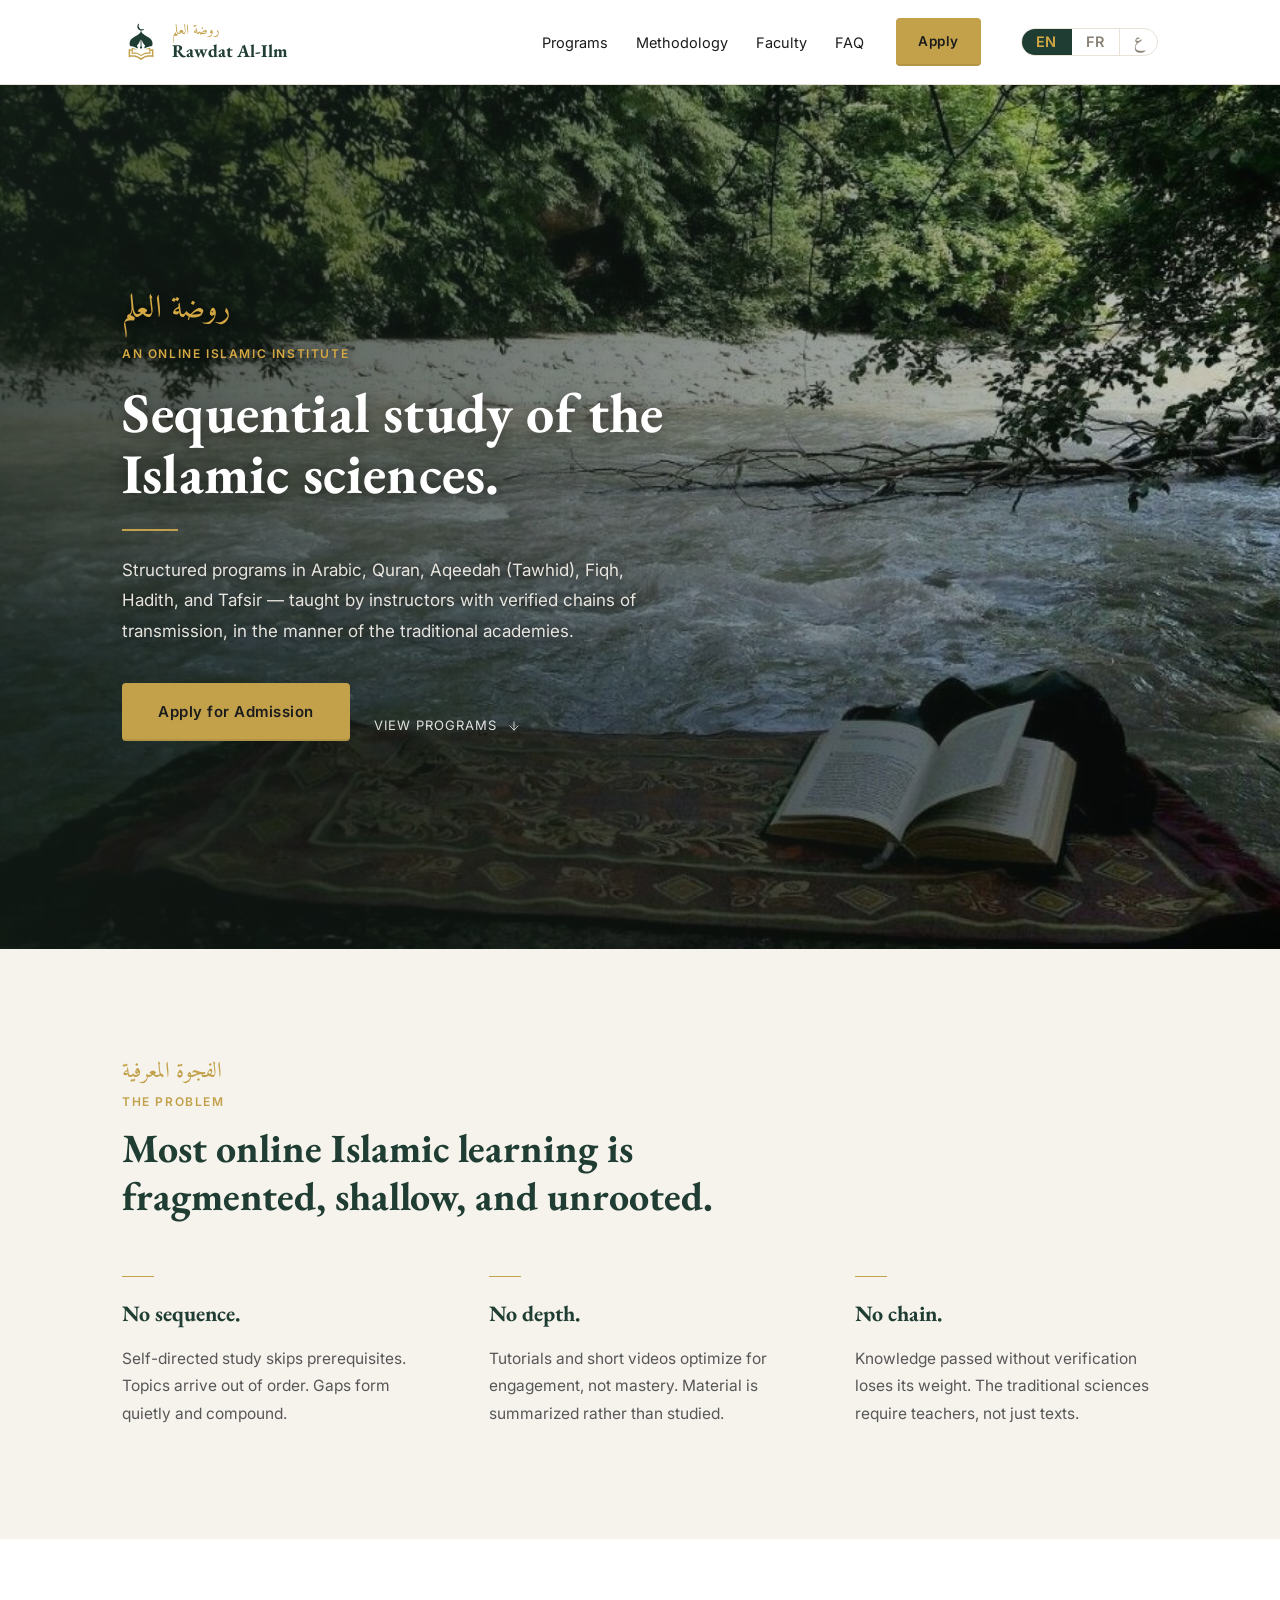
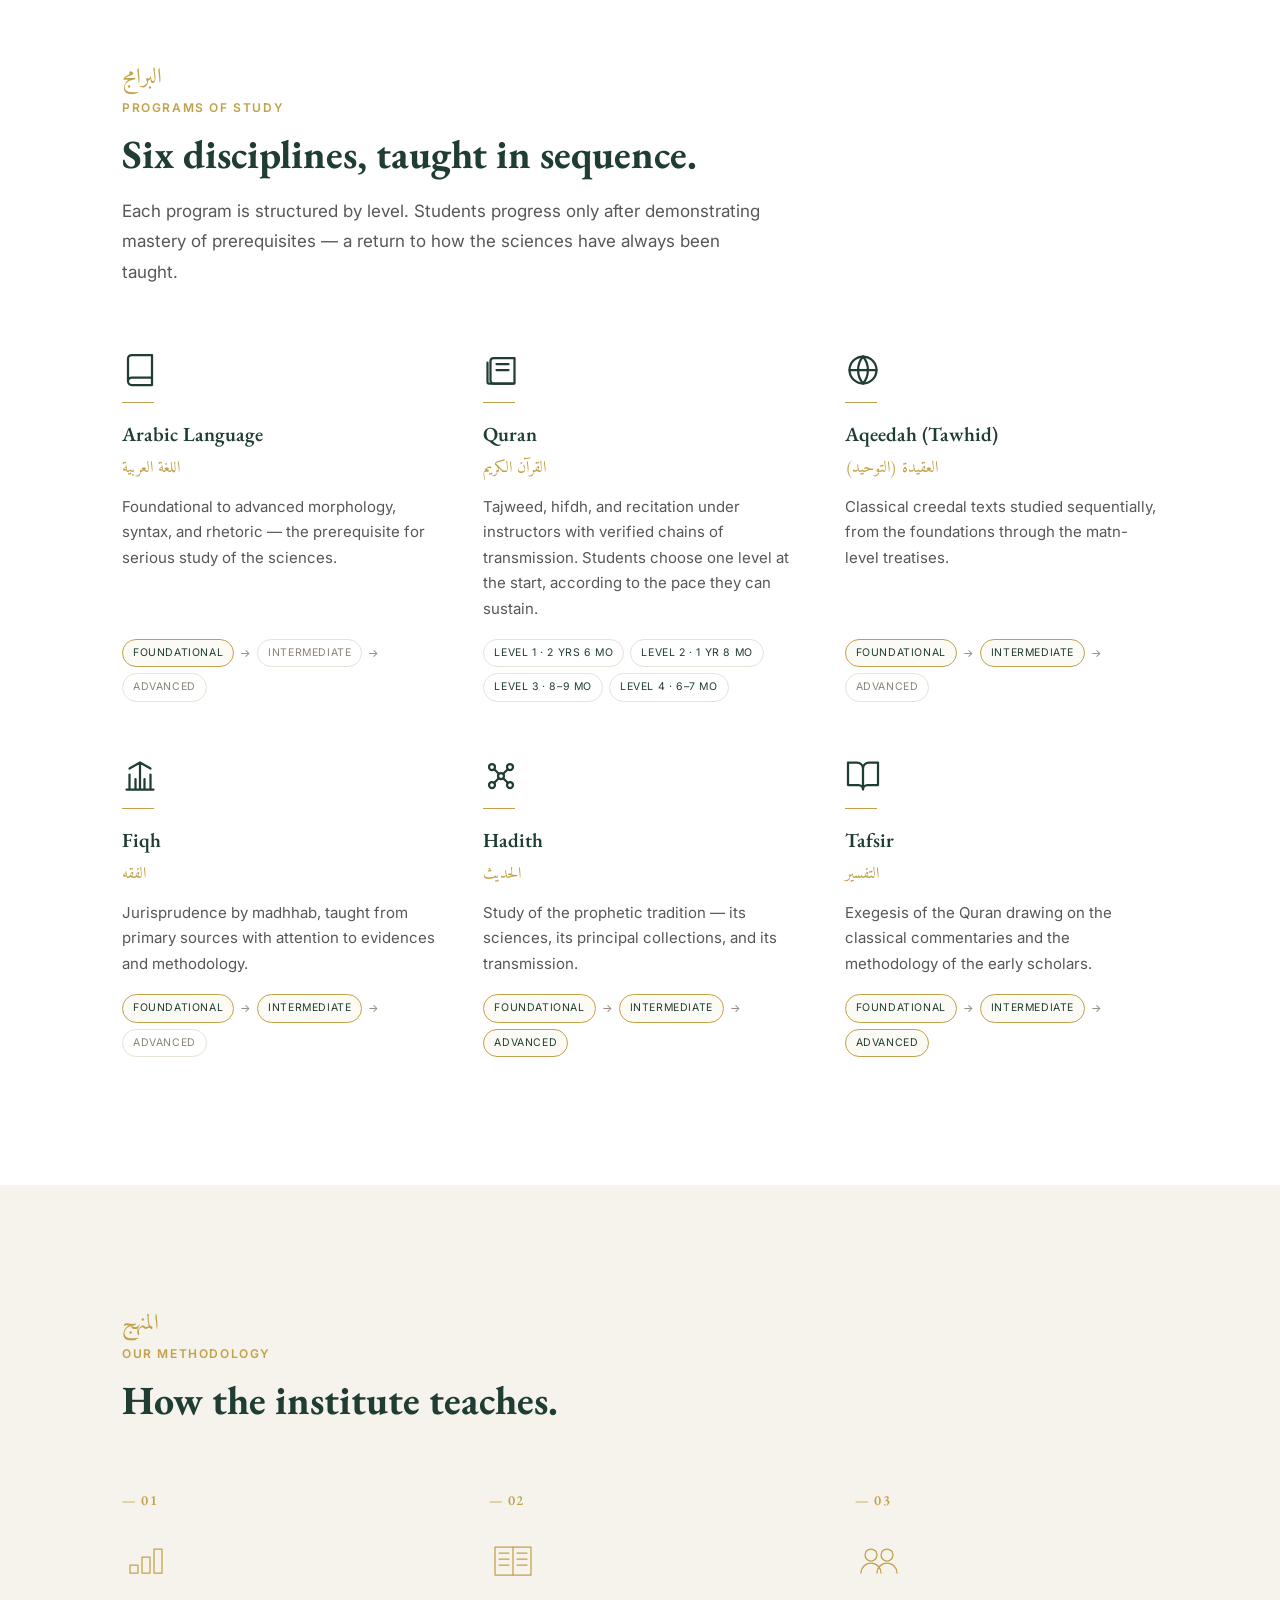
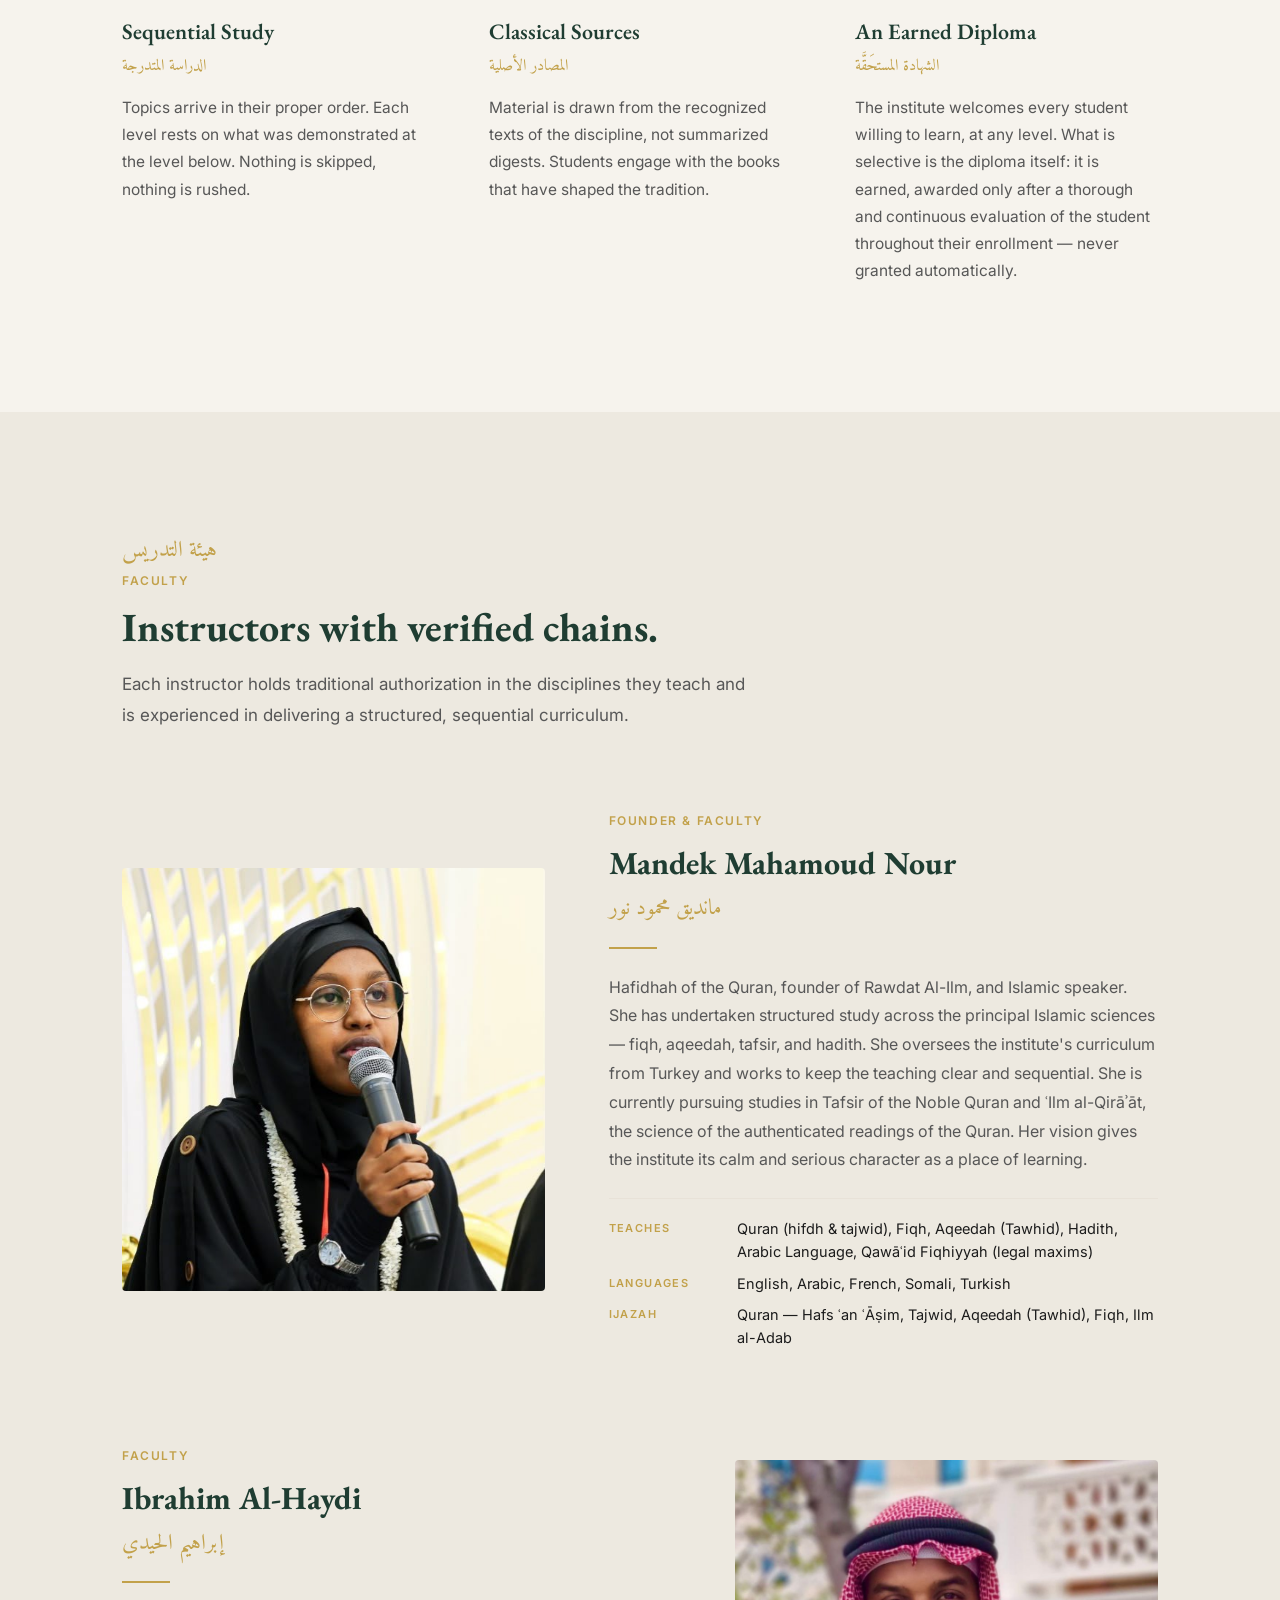
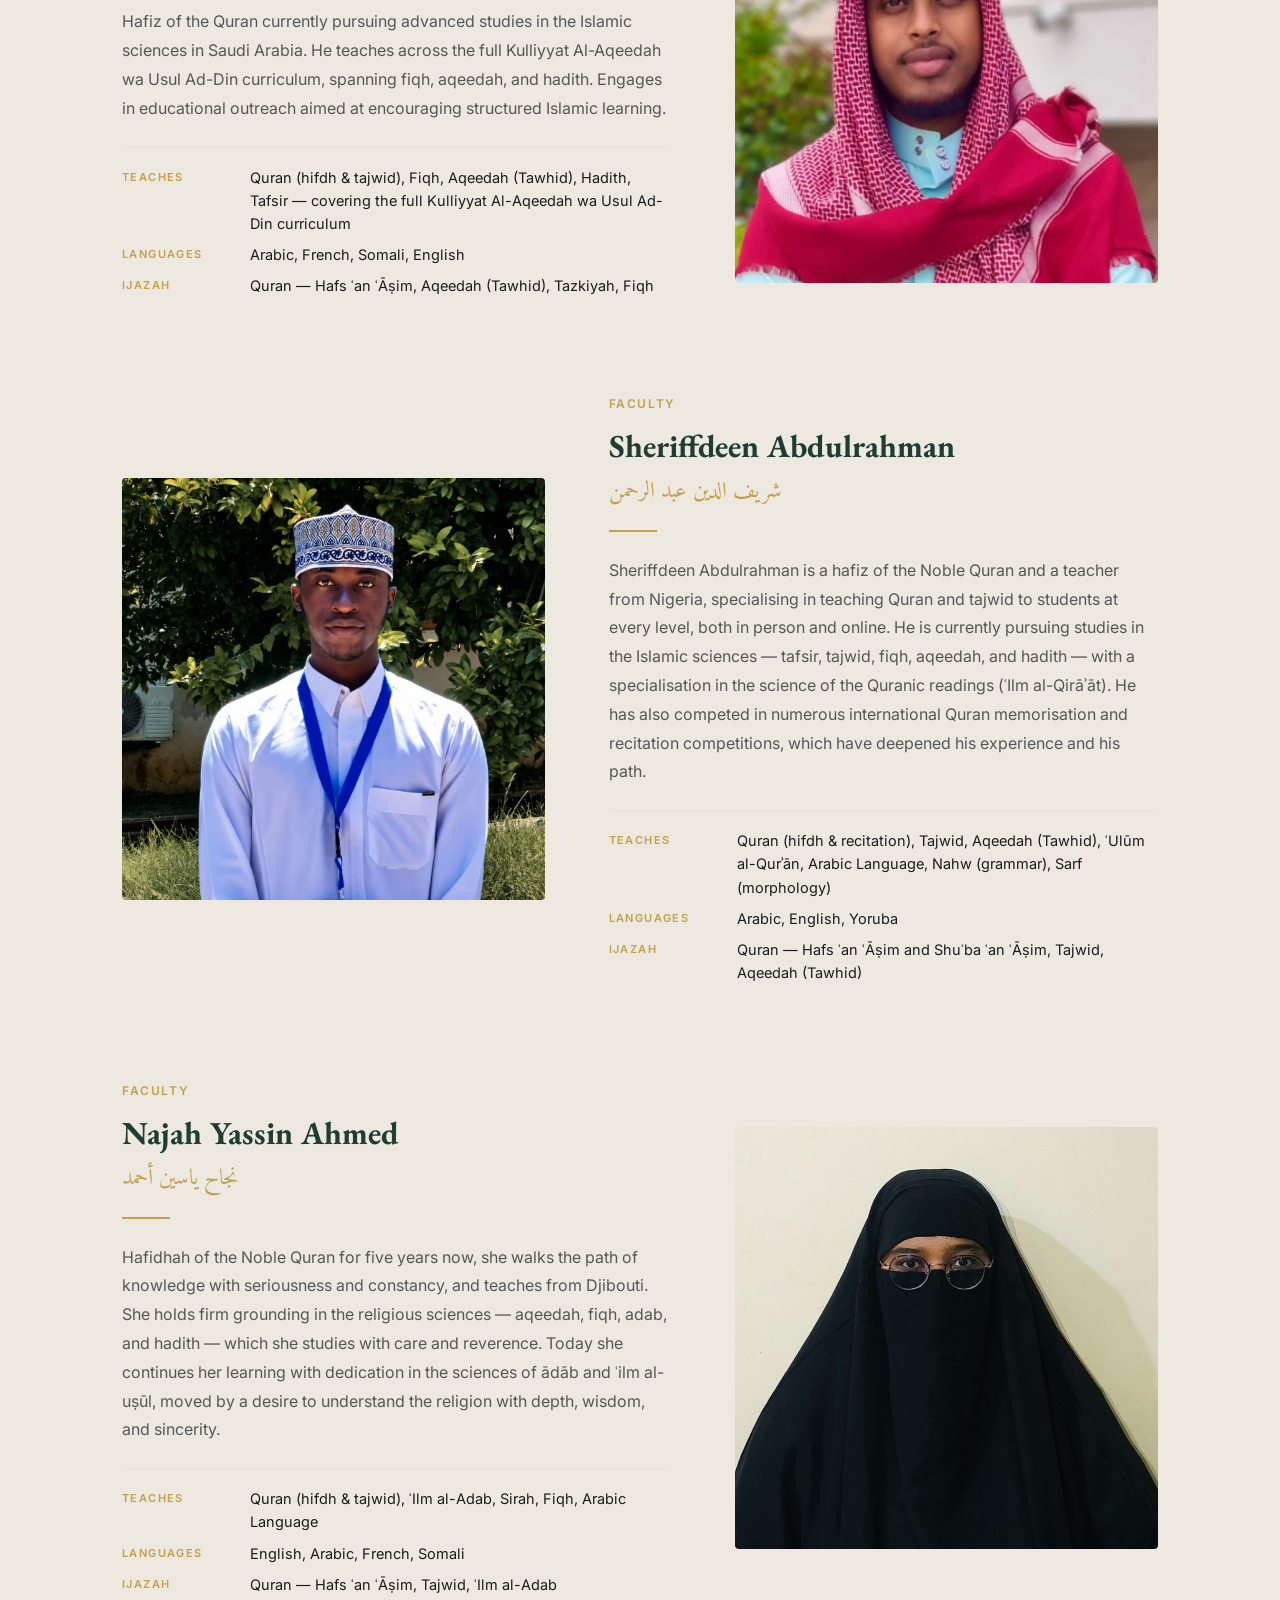
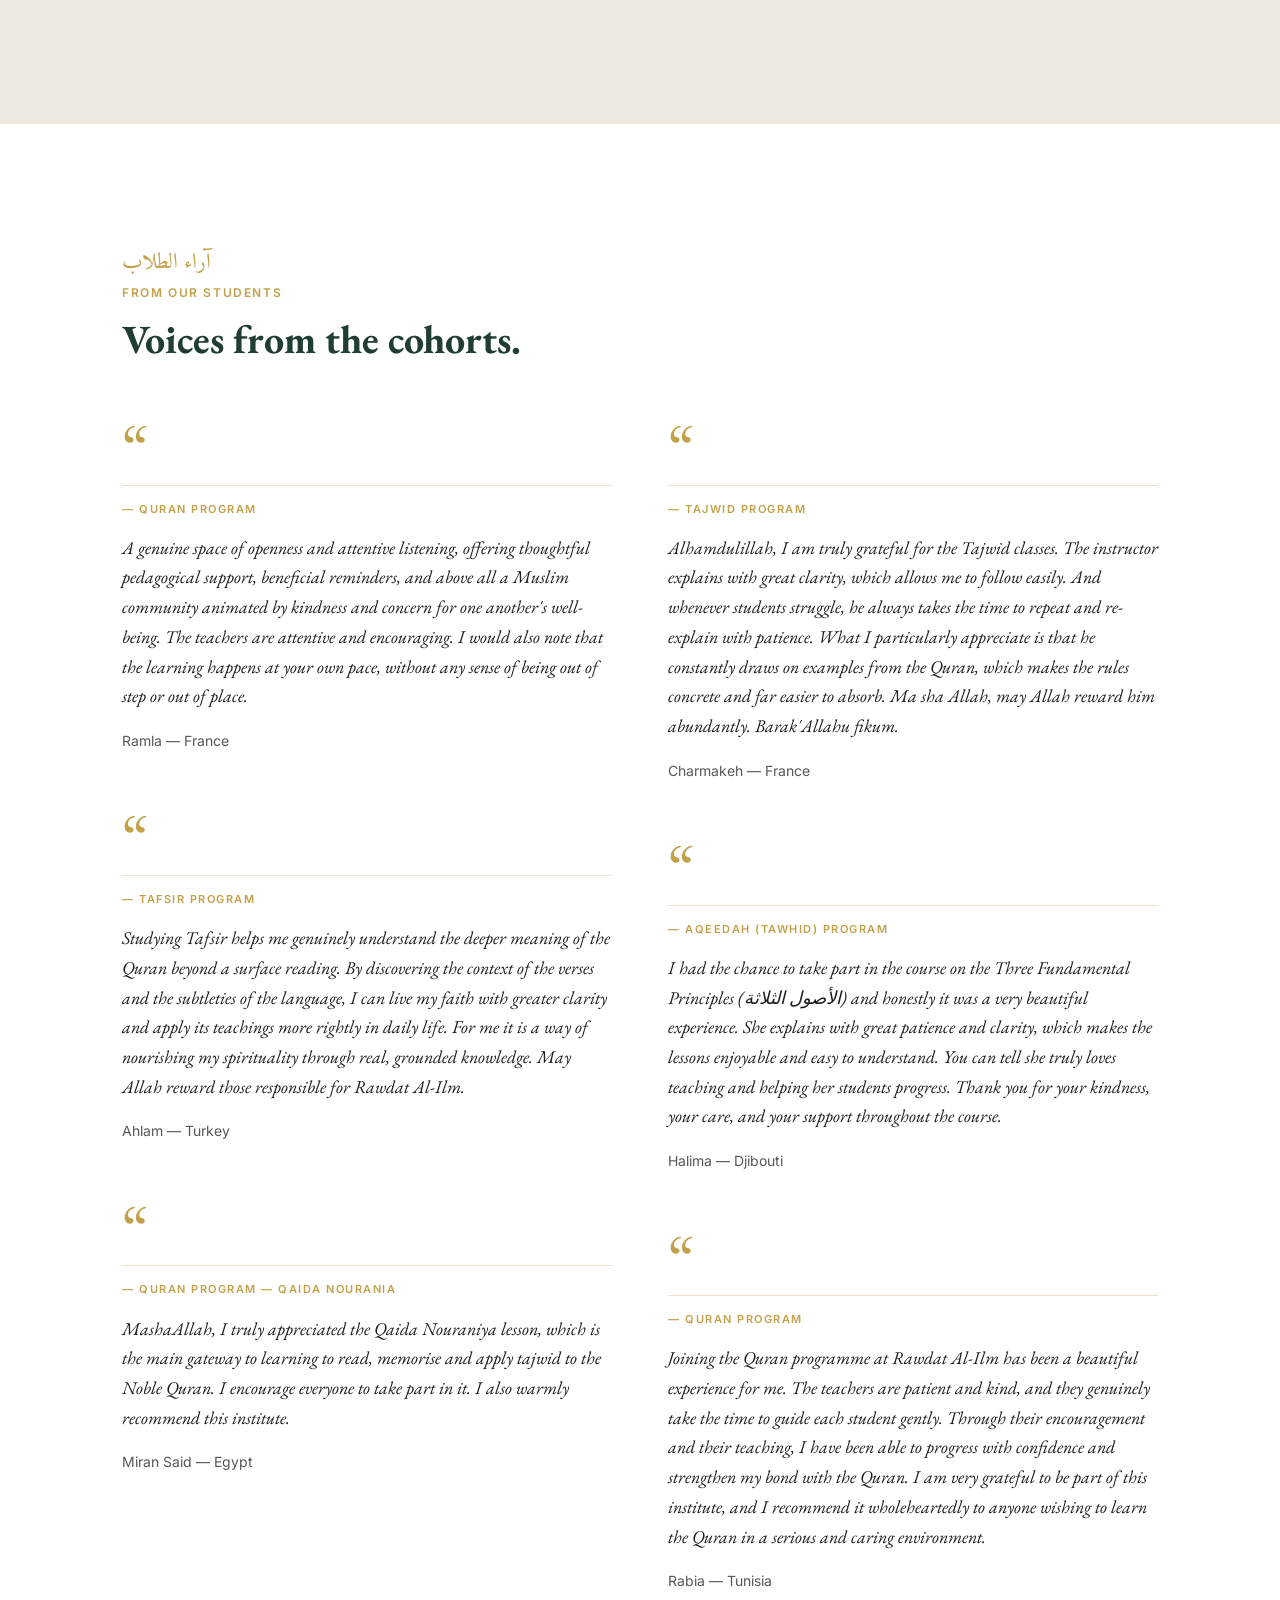
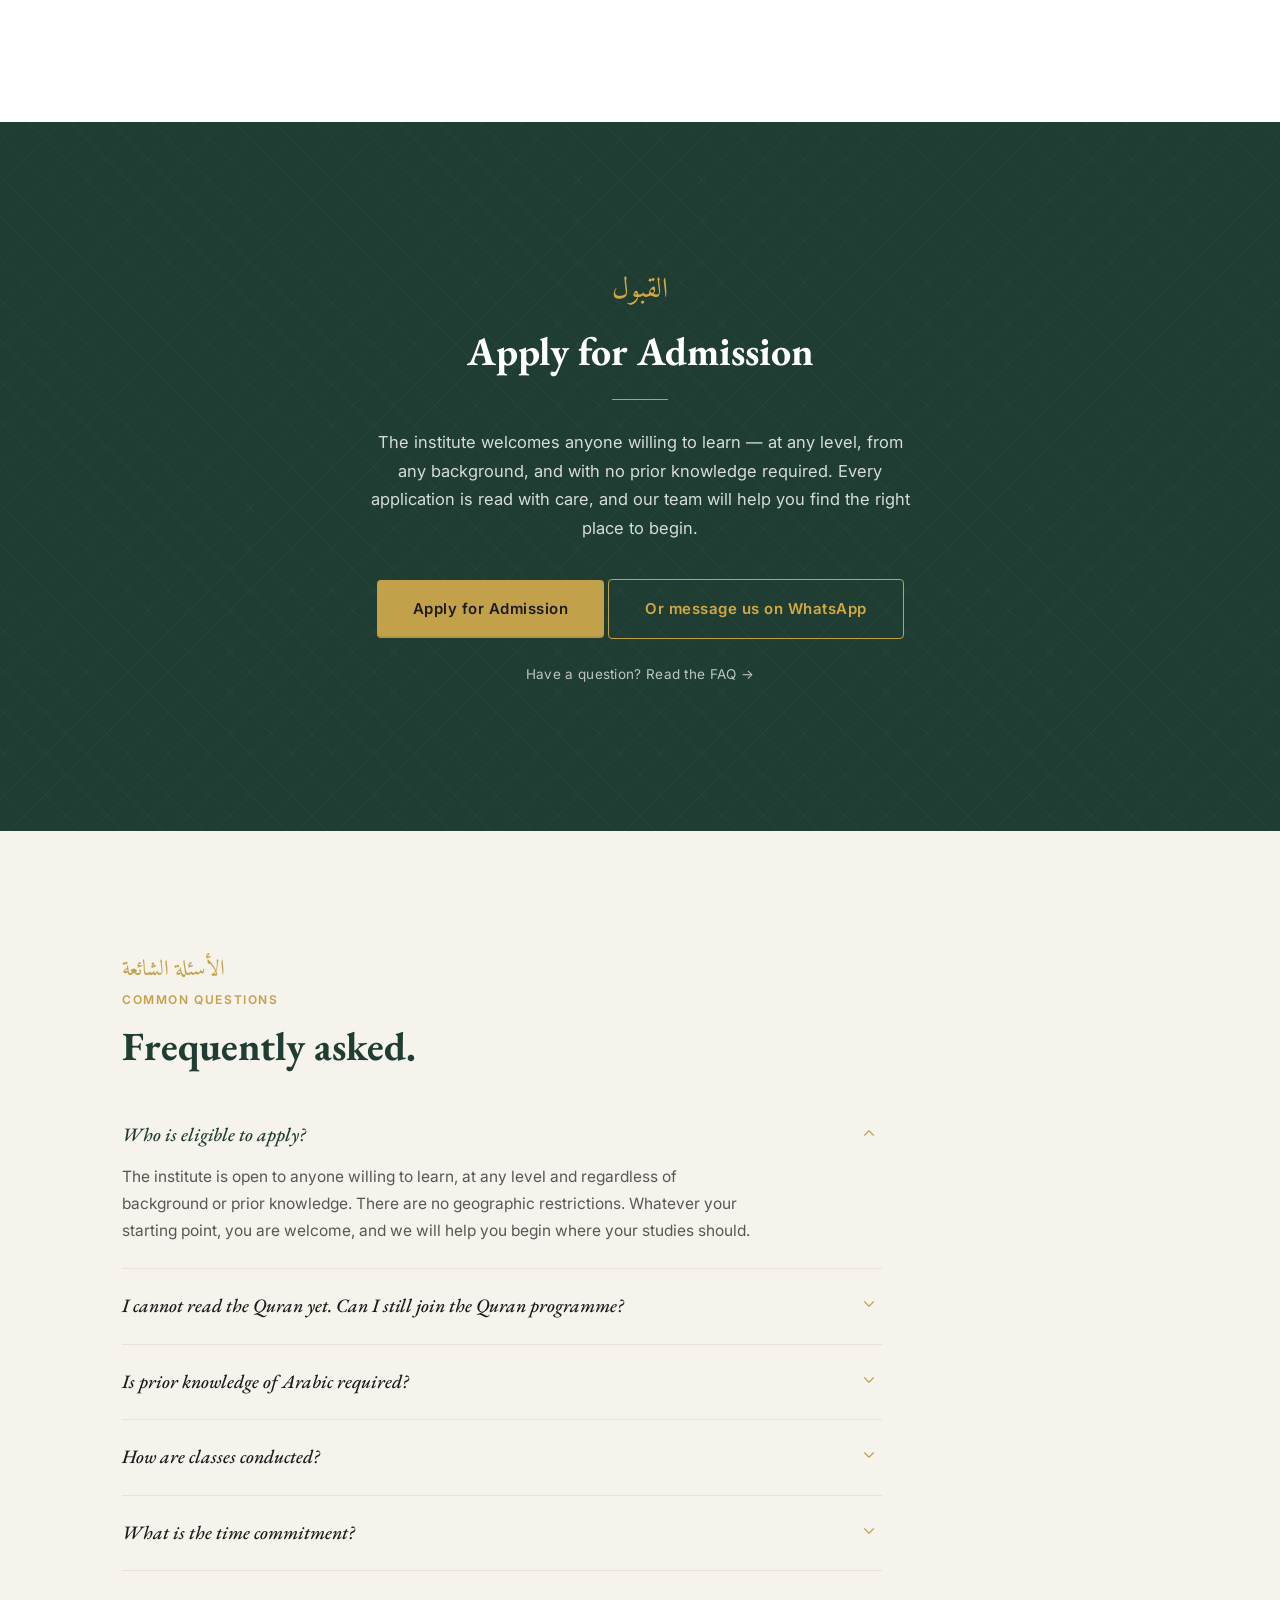
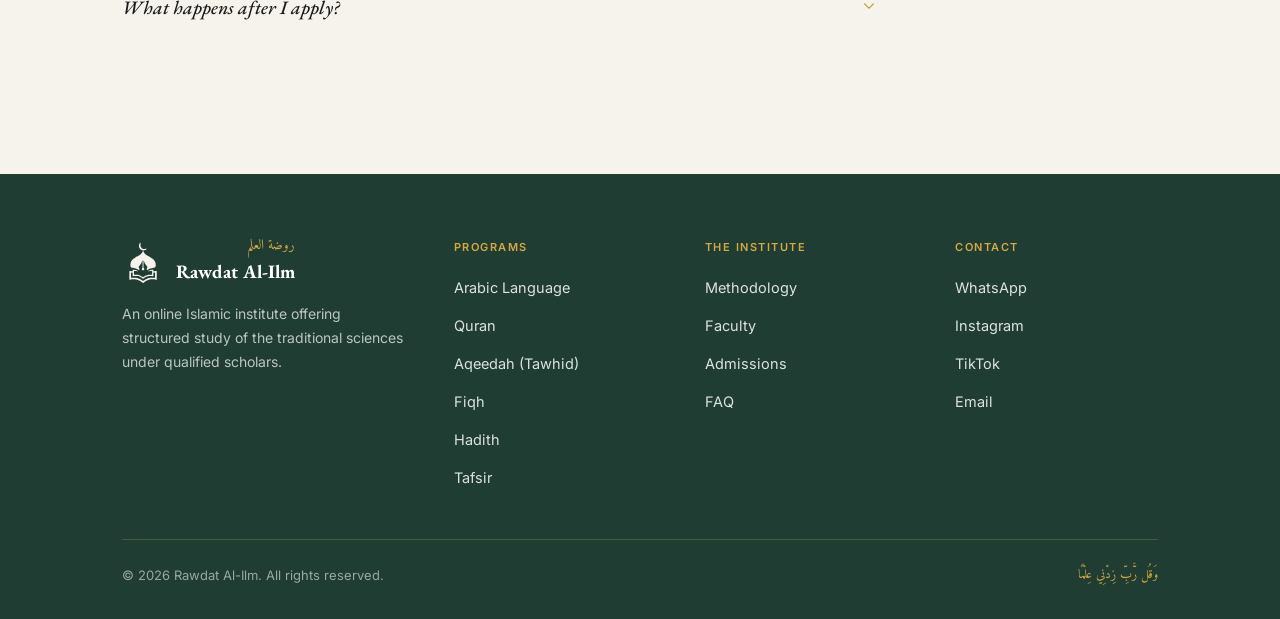
<file: index.html>
<!doctype html>
<html lang="en">
<head>
<meta charset="utf-8">
<meta name="viewport" content="width=device-width, initial-scale=1">
<title>Rawdat Al-Ilm — An Online Islamic Institute</title>
<meta name="description" content="Structured online study in Quran, Tajwid, Aqeedah, Fiqh, Hadith and Tafsir, taught by instructors with verified chains of transmission. Open to all levels.">
<link rel="canonical" href="https://rawdatalilm.com/">
<link rel="alternate" hreflang="en" href="https://rawdatalilm.com/">
<link rel="alternate" hreflang="fr" href="https://rawdatalilm.com/fr">
<link rel="alternate" hreflang="ar" href="https://rawdatalilm.com/ar">
<link rel="alternate" hreflang="x-default" href="https://rawdatalilm.com/">
<meta property="og:type" content="website">
<meta property="og:site_name" content="Rawdat Al-Ilm">
<meta property="og:locale" content="en_US">
<meta property="og:url" content="https://rawdatalilm.com/">
<meta property="og:title" content="Rawdat Al-Ilm — An Online Islamic Institute">
<meta property="og:description" content="Structured online study in Quran, Tajwid, Aqeedah, Fiqh, Hadith and Tafsir, taught by instructors with verified chains of transmission. Open to all levels.">
<meta property="og:image" content="https://rawdatalilm.com/assets/og-image.jpg">
<meta property="og:image:width" content="1200">
<meta property="og:image:height" content="630">
<meta property="og:image:alt" content="Rawdat Al-Ilm, an online Islamic institute">
<meta name="twitter:card" content="summary_large_image">
<meta name="theme-color" content="#1F3D32">
<link rel="icon" href="favicon.svg" type="image/svg+xml">
<link rel="icon" href="favicon-32.png" sizes="32x32" type="image/png">
<link rel="icon" href="favicon-16.png" sizes="16x16" type="image/png">
<link rel="apple-touch-icon" href="apple-touch-icon.png">
<link rel="stylesheet" href="style.css">
</head>
<body>

<header class="kit-header">
  <div class="container">
    <a href="/" class="kit-logo">
      <img src="assets/logo-mark.svg" alt="Rawdat Al-Ilm">
      <span class="lockup">
        <span class="ar">روضة العلم</span>
        <span class="en">Rawdat Al-Ilm</span>
      </span>
    </a>
    <nav class="kit-nav">
      <ul>
        <li><a href="#programs">Programs</a></li>
        <li><a href="#methodology">Methodology</a></li>
        <li><a href="#instructors">Faculty</a></li>
        <li><a href="#faq">FAQ</a></li>
      </ul>
      <a href="#apply" class="btn-primary">Apply</a>
      <span class="lang-switch" role="group" aria-label="Language">
        <a href="/" class="active">EN</a>
        <a href="/fr">FR</a>
        <a href="/ar" class="lang-ar">ع</a>
      </span>
      <button class="nav-toggle" aria-expanded="false" aria-controls="mobile-nav" aria-label="Menu">
        <span class="bar"></span><span class="bar"></span><span class="bar"></span>
      </button>
    </nav>
  </div>
  <nav class="mobile-nav" id="mobile-nav" hidden>
    <a href="#programs">Programs</a>
    <a href="#methodology">Methodology</a>
    <a href="#instructors">Faculty</a>
    <a href="#faq">FAQ</a>
    <div class="mobile-lang">
      <a href="/" class="active">EN</a>
      <a href="/fr">FR</a>
      <a href="/ar" class="lang-ar">ع</a>
    </div>
  </nav>
</header>

<main>

<section class="hero">
  <div class="container">
    <div class="content">
      <div class="ar-display">روضة العلم</div>
      <div class="eyebrow">An Online Islamic Institute</div>
      <h1>Sequential study of the Islamic sciences.</h1>
      <p class="lead">Structured programs in Arabic, Quran, Aqeedah (Tawhid), Fiqh, Hadith, and Tafsir — taught by instructors with verified chains of transmission, in the manner of the traditional academies.</p>
      <div class="actions">
        <a href="#apply" class="btn-primary">Apply for Admission</a>
        <a href="#programs" class="scroll-down">View Programs
          <svg width="14" height="14" viewBox="0 0 24 24" fill="none" stroke="currentColor" stroke-width="1.5" stroke-linecap="round" stroke-linejoin="round"><path d="M12 5v14M5 12l7 7 7-7"/></svg>
        </a>
      </div>
    </div>
  </div>
</section>

<section id="gap" class="gap-section">
  <div class="container">
    <div class="bilingual"><span class="ar">الفجوة المعرفية</span></div>
    <div class="eyebrow">The Problem</div>
    <h2 style="max-width:720px;">Most online Islamic learning is fragmented, shallow, and unrooted.</h2>
    <div class="gap-grid">
      <div class="gap-item"><div class="rule"></div><div class="lead-line">No sequence.</div><p>Self-directed study skips prerequisites. Topics arrive out of order. Gaps form quietly and compound.</p></div>
      <div class="gap-item"><div class="rule"></div><div class="lead-line">No depth.</div><p>Tutorials and short videos optimize for engagement, not mastery. Material is summarized rather than studied.</p></div>
      <div class="gap-item"><div class="rule"></div><div class="lead-line">No chain.</div><p>Knowledge passed without verification loses its weight. The traditional sciences require teachers, not just texts.</p></div>
    </div>
  </div>
</section>

<section id="programs" class="programs-section">
  <div class="container">
    <div class="bilingual"><span class="ar">البرامج</span></div>
    <div class="eyebrow">Programs of Study</div>
    <h2 style="max-width:720px;">Six disciplines, taught in sequence.</h2>
    <p class="lead" style="max-width:640px;margin-top:18px;">Each program is structured by level. Students progress only after demonstrating mastery of prerequisites — a return to how the sciences have always been taught.</p>
    <div class="programs-grid">
      <div class="program">
        <svg viewBox="0 0 24 24" fill="none" stroke="#1F3D32" stroke-width="1.5" stroke-linecap="round" stroke-linejoin="round"><path d="M4 19.5v-15A2.5 2.5 0 0 1 6.5 2H20v20H6.5a2.5 2.5 0 0 1 0-5H20"/></svg>
        <div class="icon-rule"></div>
        <h3>Arabic Language</h3>
        <div class="ar-name">اللغة العربية</div>
        <p>Foundational to advanced morphology, syntax, and rhetoric — the prerequisite for serious study of the sciences.</p>
        <div class="level-stepper"><span class="level-pill active">Foundational</span><span class="level-arrow">→</span><span class="level-pill">Intermediate</span><span class="level-arrow">→</span><span class="level-pill">Advanced</span></div>
      </div>
      <div class="program">
        <svg viewBox="0 0 24 24" fill="none" stroke="#1F3D32" stroke-width="1.5" stroke-linecap="round" stroke-linejoin="round"><path d="M3 7v13a1 1 0 0 0 1 1h16"/><path d="M21 4H7a2 2 0 0 0-2 2v13a2 2 0 0 0 2 2h14V4z"/><path d="M9 8h8M9 12h8"/></svg>
        <div class="icon-rule"></div>
        <h3>Quran</h3>
        <div class="ar-name">القرآن الكريم</div>
        <p>Tajweed, hifdh, and recitation under instructors with verified chains of transmission. Students choose one level at the start, according to the pace they can sustain.</p>
        <div class="level-stepper choices"><span class="level-pill">Level 1 · 2 yrs 6 mo</span><span class="level-pill">Level 2 · 1 yr 8 mo</span><span class="level-pill">Level 3 · 8–9 mo</span><span class="level-pill">Level 4 · 6–7 mo</span></div>
      </div>
      <div class="program">
        <svg viewBox="0 0 24 24" fill="none" stroke="#1F3D32" stroke-width="1.5" stroke-linecap="round" stroke-linejoin="round"><circle cx="12" cy="12" r="9"/><path d="M3 12h18M12 3a14 14 0 0 1 0 18M12 3a14 14 0 0 0 0 18"/></svg>
        <div class="icon-rule"></div>
        <h3>Aqeedah (Tawhid)</h3>
        <div class="ar-name">العقيدة (التوحيد)</div>
        <p>Classical creedal texts studied sequentially, from the foundations through the matn-level treatises.</p>
        <div class="level-stepper"><span class="level-pill active">Foundational</span><span class="level-arrow">→</span><span class="level-pill active">Intermediate</span><span class="level-arrow">→</span><span class="level-pill">Advanced</span></div>
      </div>
      <div class="program">
        <svg viewBox="0 0 24 24" fill="none" stroke="#1F3D32" stroke-width="1.5" stroke-linecap="round" stroke-linejoin="round"><path d="M12 3v18M5 7l7-4 7 4M3 21h18M5 21V11M19 21V11M9 21v-7M15 21v-7"/></svg>
        <div class="icon-rule"></div>
        <h3>Fiqh</h3>
        <div class="ar-name">الفقه</div>
        <p>Jurisprudence by madhhab, taught from primary sources with attention to evidences and methodology.</p>
        <div class="level-stepper"><span class="level-pill active">Foundational</span><span class="level-arrow">→</span><span class="level-pill active">Intermediate</span><span class="level-arrow">→</span><span class="level-pill">Advanced</span></div>
      </div>
      <div class="program">
        <svg viewBox="0 0 24 24" fill="none" stroke="#1F3D32" stroke-width="1.5" stroke-linecap="round" stroke-linejoin="round"><circle cx="6" cy="6" r="2"/><circle cx="18" cy="6" r="2"/><circle cx="6" cy="18" r="2"/><circle cx="18" cy="18" r="2"/><circle cx="12" cy="12" r="2"/><path d="M7.5 7.5L10.5 10.5M16.5 7.5L13.5 10.5M7.5 16.5L10.5 13.5M16.5 16.5L13.5 13.5"/></svg>
        <div class="icon-rule"></div>
        <h3>Hadith</h3>
        <div class="ar-name">الحديث</div>
        <p>Study of the prophetic tradition — its sciences, its principal collections, and its transmission.</p>
        <div class="level-stepper"><span class="level-pill active">Foundational</span><span class="level-arrow">→</span><span class="level-pill active">Intermediate</span><span class="level-arrow">→</span><span class="level-pill active">Advanced</span></div>
      </div>
      <div class="program">
        <svg viewBox="0 0 24 24" fill="none" stroke="#1F3D32" stroke-width="1.5" stroke-linecap="round" stroke-linejoin="round"><path d="M2 3h6a4 4 0 0 1 4 4v14a3 3 0 0 0-3-3H2zM22 3h-6a4 4 0 0 0-4 4v14a3 3 0 0 1 3-3h7z"/></svg>
        <div class="icon-rule"></div>
        <h3>Tafsir</h3>
        <div class="ar-name">التفسير</div>
        <p>Exegesis of the Quran drawing on the classical commentaries and the methodology of the early scholars.</p>
        <div class="level-stepper"><span class="level-pill active">Foundational</span><span class="level-arrow">→</span><span class="level-pill active">Intermediate</span><span class="level-arrow">→</span><span class="level-pill active">Advanced</span></div>
      </div>
    </div>
  </div>
</section>

<section id="methodology" class="methodology">
  <div class="container">
    <div class="bilingual"><span class="ar">المنهج</span></div>
    <div class="eyebrow">Our Methodology</div>
    <h2 style="max-width:760px;">How the institute teaches.</h2>
    <div class="method-grid">
      <div class="method-item">
        <div class="method-num">— 01</div>
        <div class="method-emblem"><svg viewBox="0 0 48 48" fill="none" stroke="#C2A14A" stroke-width="1.25" stroke-linecap="round" stroke-linejoin="round"><path d="M8 36h8v-8H8zM20 36h8V20h-8zM32 36h8V12h-8z"/></svg></div>
        <h3>Sequential Study</h3>
        <div class="ar">الدراسة المتدرجة</div>
        <p>Topics arrive in their proper order. Each level rests on what was demonstrated at the level below. Nothing is skipped, nothing is rushed.</p>
      </div>
      <div class="method-item">
        <div class="method-num">— 02</div>
        <div class="method-emblem"><svg viewBox="0 0 48 48" fill="none" stroke="#C2A14A" stroke-width="1.25" stroke-linecap="round" stroke-linejoin="round"><path d="M6 10h36v28H6z"/><path d="M24 10v28M10 16h10M10 22h10M28 16h10M28 22h10M10 28h10M28 28h10"/></svg></div>
        <h3>Classical Sources</h3>
        <div class="ar">المصادر الأصلية</div>
        <p>Material is drawn from the recognized texts of the discipline, not summarized digests. Students engage with the books that have shaped the tradition.</p>
      </div>
      <div class="method-item">
        <div class="method-num">— 03</div>
        <div class="method-emblem"><svg viewBox="0 0 48 48" fill="none" stroke="#C2A14A" stroke-width="1.25" stroke-linecap="round" stroke-linejoin="round"><circle cx="16" cy="18" r="6"/><circle cx="32" cy="18" r="6"/><path d="M6 36c0-5.5 4.5-10 10-10s10 4.5 10 10M22 36c0-5.5 4.5-10 10-10s10 4.5 10 10"/></svg></div>
        <h3>An Earned Diploma</h3>
        <div class="ar">الشهادة المستحَقَّة</div>
        <p>The institute welcomes every student willing to learn, at any level. What is selective is the diploma itself: it is earned, awarded only after a thorough and continuous evaluation of the student throughout their enrollment — never granted automatically.</p>
      </div>
    </div>
  </div>
</section>

<section id="instructors" class="instructors-section">
  <div class="container">
    <div class="bilingual"><span class="ar">هيئة التدريس</span></div>
    <div class="eyebrow">Faculty</div>
    <h2 style="max-width:760px;">Instructors with verified chains.</h2>
    <p class="lead" style="max-width:640px;margin-top:18px;">Each instructor holds traditional authorization in the disciplines they teach and is experienced in delivering a structured, sequential curriculum.</p>

    <div class="instructor-row">
      <div class="portrait"><img src="assets/Mandek_Mahamoud_Nour.jpg" alt="Mandek Mahamoud Nour"></div>
      <div class="bio">
        <div class="eyebrow">Founder &amp; Faculty</div>
        <h3>Mandek Mahamoud Nour</h3>
        <div class="ar-name">مانديق محمود نور</div>
        <div class="gold-rule"></div>
        <p>Hafidhah of the Quran, founder of Rawdat Al-Ilm, and Islamic speaker. She has undertaken structured study across the principal Islamic sciences — fiqh, aqeedah, tafsir, and hadith. She oversees the institute's curriculum from Turkey and works to keep the teaching clear and sequential. She is currently pursuing studies in Tafsir of the Noble Quran and ʿIlm al-Qirāʾāt, the science of the authenticated readings of the Quran. Her vision gives the institute its calm and serious character as a place of learning.</p>
        <dl class="meta">
          <dt>Teaches</dt><dd>Quran (hifdh &amp; tajwid), Fiqh, Aqeedah (Tawhid), Hadith, Arabic Language, Qawāʿid Fiqhiyyah (legal maxims)</dd>
          <dt>Languages</dt><dd>English, Arabic, French, Somali, Turkish</dd>
          <dt>Ijazah</dt><dd>Quran — Hafs ʿan ʿĀṣim, Tajwid, Aqeedah (Tawhid), Fiqh, Ilm al-Adab</dd>
        </dl>
      </div>
    </div>

    <div class="instructor-row reverse">
      <div class="portrait"><img src="assets/Ibrahim_Al-Haydi.jpg" alt="Ibrahim Al-Haydi"></div>
      <div class="bio">
        <div class="eyebrow">Faculty</div>
        <h3>Ibrahim Al-Haydi</h3>
        <div class="ar-name">إبراهيم الحيدي</div>
        <div class="gold-rule"></div>
        <p>Hafiz of the Quran currently pursuing advanced studies in the Islamic sciences in Saudi Arabia. He teaches across the full Kulliyyat Al-Aqeedah wa Usul Ad-Din curriculum, spanning fiqh, aqeedah, and hadith. Engages in educational outreach aimed at encouraging structured Islamic learning.</p>
        <dl class="meta">
          <dt>Teaches</dt><dd>Quran (hifdh &amp; tajwid), Fiqh, Aqeedah (Tawhid), Hadith, Tafsir — covering the full Kulliyyat Al-Aqeedah wa Usul Ad-Din curriculum</dd>
          <dt>Languages</dt><dd>Arabic, French, Somali, English</dd>
          <dt>Ijazah</dt><dd>Quran — Hafs ʿan ʿĀṣim, Aqeedah (Tawhid), Tazkiyah, Fiqh</dd>
        </dl>
      </div>
    </div>

    <div class="instructor-row">
      <div class="portrait"><img src="assets/sheriffdeen.jpg" alt="Sheriffdeen Abdulrahman"></div>
      <div class="bio">
        <div class="eyebrow">Faculty</div>
        <h3>Sheriffdeen Abdulrahman</h3>
        <div class="ar-name">شريف الدين عبد الرحمن</div>
        <div class="gold-rule"></div>
        <p>Sheriffdeen Abdulrahman is a hafiz of the Noble Quran and a teacher from Nigeria, specialising in teaching Quran and tajwid to students at every level, both in person and online. He is currently pursuing studies in the Islamic sciences — tafsir, tajwid, fiqh, aqeedah, and hadith — with a specialisation in the science of the Quranic readings (ʿIlm al-Qirāʾāt). He has also competed in numerous international Quran memorisation and recitation competitions, which have deepened his experience and his path.</p>
        <dl class="meta">
          <dt>Teaches</dt><dd>Quran (hifdh &amp; recitation), Tajwid, Aqeedah (Tawhid), ʿUlūm al-Qurʾān, Arabic Language, Nahw (grammar), Sarf (morphology)</dd>
          <dt>Languages</dt><dd>Arabic, English, Yoruba</dd>
          <dt>Ijazah</dt><dd>Quran — Hafs ʿan ʿĀṣim and Shuʿba ʿan ʿĀṣim, Tajwid, Aqeedah (Tawhid)</dd>
        </dl>
      </div>
    </div>

    <div class="instructor-row reverse">
      <div class="portrait"><img src="assets/Najah_Yassin_Ahmed.jpg" alt="Najah Yassin Ahmed"></div>
      <div class="bio">
        <div class="eyebrow">Faculty</div>
        <h3>Najah Yassin Ahmed</h3>
        <div class="ar-name">نجاح ياسين أحمد</div>
        <div class="gold-rule"></div>
        <p>Hafidhah of the Noble Quran for five years now, she walks the path of knowledge with seriousness and constancy, and teaches from Djibouti. She holds firm grounding in the religious sciences — aqeedah, fiqh, adab, and hadith — which she studies with care and reverence. Today she continues her learning with dedication in the sciences of ādāb and ʿilm al-uṣūl, moved by a desire to understand the religion with depth, wisdom, and sincerity.</p>
        <dl class="meta">
          <dt>Teaches</dt><dd>Quran (hifdh &amp; tajwid), ʿIlm al-Adab, Sirah, Fiqh, Arabic Language</dd>
          <dt>Languages</dt><dd>English, Arabic, French, Somali</dd>
          <dt>Ijazah</dt><dd>Quran — Hafs ʿan ʿĀṣim, Tajwid, ʿIlm al-Adab</dd>
        </dl>
      </div>
    </div>
  </div>
</section>

<section id="testimonials" class="testimonials-section">
  <div class="container">
    <div class="bilingual"><span class="ar">آراء الطلاب</span></div>
    <div class="eyebrow">From Our Students</div>
    <h2 style="max-width:720px;">Voices from the cohorts.</h2>
    <div class="testimonials-grid">
      <div class="col">
        <div class="tm">
          <div class="qmark">“</div>
          <div class="program-tag">— Quran Program</div>
          <p>A genuine space of openness and attentive listening, offering thoughtful pedagogical support, beneficial reminders, and above all a Muslim community animated by kindness and concern for one another's well-being. The teachers are attentive and encouraging. I would also note that the learning happens at your own pace, without any sense of being out of step or out of place.</p>
          <cite>Ramla — France</cite>
        </div>
        <div class="tm">
          <div class="qmark">“</div>
          <div class="program-tag">— Tafsir Program</div>
          <p>Studying Tafsir helps me genuinely understand the deeper meaning of the Quran beyond a surface reading. By discovering the context of the verses and the subtleties of the language, I can live my faith with greater clarity and apply its teachings more rightly in daily life. For me it is a way of nourishing my spirituality through real, grounded knowledge. May Allah reward those responsible for Rawdat Al-Ilm.</p>
          <cite>Ahlam — Turkey</cite>
        </div>
        <div class="tm">
          <div class="qmark">“</div>
          <div class="program-tag">— Quran Program — Qaida Nourania</div>
          <p>MashaAllah, I truly appreciated the Qaida Nouraniya lesson, which is the main gateway to learning to read, memorise and apply tajwid to the Noble Quran. I encourage everyone to take part in it. I also warmly recommend this institute.</p>
          <cite>Miran Said — Egypt</cite>
        </div>
      </div>
      <div class="col">
        <div class="tm">
          <div class="qmark">“</div>
          <div class="program-tag">— Tajwid Program</div>
          <p>Alhamdulillah, I am truly grateful for the Tajwid classes. The instructor explains with great clarity, which allows me to follow easily. And whenever students struggle, he always takes the time to repeat and re-explain with patience. What I particularly appreciate is that he constantly draws on examples from the Quran, which makes the rules concrete and far easier to absorb. Ma sha Allah, may Allah reward him abundantly. Barak'Allahu fikum.</p>
          <cite>Charmakeh — France</cite>
        </div>
        <div class="tm">
          <div class="qmark">“</div>
          <div class="program-tag">— Aqeedah (Tawhid) Program</div>
          <p>I had the chance to take part in the course on the Three Fundamental Principles (الأصول الثلاثة) and honestly it was a very beautiful experience. She explains with great patience and clarity, which makes the lessons enjoyable and easy to understand. You can tell she truly loves teaching and helping her students progress. Thank you for your kindness, your care, and your support throughout the course.</p>
          <cite>Halima — Djibouti</cite>
        </div>
        <div class="tm">
          <div class="qmark">“</div>
          <div class="program-tag">— Quran Program</div>
          <p>Joining the Quran programme at Rawdat Al-Ilm has been a beautiful experience for me. The teachers are patient and kind, and they genuinely take the time to guide each student gently. Through their encouragement and their teaching, I have been able to progress with confidence and strengthen my bond with the Quran. I am very grateful to be part of this institute, and I recommend it wholeheartedly to anyone wishing to learn the Quran in a serious and caring environment.</p>
          <cite>Rabia — Tunisia</cite>
        </div>
      </div>
    </div>
  </div>
</section>

<section id="apply" class="apply">
  <div class="container">
    <div class="ar-h2">القبول</div>
    <h2 style="color:#fff;">Apply for Admission</h2>
    <p>The institute welcomes anyone willing to learn — at any level, from any background, and with no prior knowledge required. Every application is read with care, and our team will help you find the right place to begin.</p>
    <a href="https://docs.google.com/forms/d/e/1FAIpQLSfEuN9ubSNtg6MYz9wVqn5zwuy3B4KFe7cQlCUcAP1WHRNmPg/viewform?usp=publish-editor" target="_blank" rel="noopener noreferrer" class="btn-primary">Apply for Admission</a>
    <a href="https://wa.me/905530285109" target="_blank" rel="noopener noreferrer" class="btn-ghost">Or message us on WhatsApp</a>
    <a href="#faq" class="ask">Have a question? Read the FAQ →</a>
  </div>
</section>

<section id="faq" class="faq-section">
  <div class="container">
    <div class="bilingual"><span class="ar">الأسئلة الشائعة</span></div>
    <div class="eyebrow">Common Questions</div>
    <h2>Frequently asked.</h2>
    <div class="faq-list">
      <div class="faq-item open" data-faq>
        <div class="faq-q">Who is eligible to apply?</div>
        <svg class="faq-chevron" width="18" height="18" viewBox="0 0 24 24" fill="none" stroke="currentColor" stroke-width="1.5" stroke-linecap="round" stroke-linejoin="round"><path d="M6 9l6 6 6-6"/></svg>
        <div class="faq-a">The institute is open to anyone willing to learn, at any level and regardless of background or prior knowledge. There are no geographic restrictions. Whatever your starting point, you are welcome, and we will help you begin where your studies should.</div>
      </div>
      <div class="faq-item" data-faq>
        <div class="faq-q">I cannot read the Quran yet. Can I still join the Quran programme?</div>
        <svg class="faq-chevron" width="18" height="18" viewBox="0 0 24 24" fill="none" stroke="currentColor" stroke-width="1.5" stroke-linecap="round" stroke-linejoin="round"><path d="M6 9l6 6 6-6"/></svg>
        <div class="faq-a">Yes. A two-to-three month Qaida Nourania course will be arranged first, teaching you to read the Arabic script. Once you complete it you join the Quran programme itself.</div>
      </div>
      <div class="faq-item" data-faq>
        <div class="faq-q">Is prior knowledge of Arabic required?</div>
        <svg class="faq-chevron" width="18" height="18" viewBox="0 0 24 24" fill="none" stroke="currentColor" stroke-width="1.5" stroke-linecap="round" stroke-linejoin="round"><path d="M6 9l6 6 6-6"/></svg>
        <div class="faq-a">Not for the Arabic Language program, which begins at the foundational level. Students applying to Fiqh, Hadith, or other programs that depend on Arabic comprehension are expected to have a working knowledge of the language, or to enroll in the Arabic program first.</div>
      </div>
      <div class="faq-item" data-faq>
        <div class="faq-q">How are classes conducted?</div>
        <svg class="faq-chevron" width="18" height="18" viewBox="0 0 24 24" fill="none" stroke="currentColor" stroke-width="1.5" stroke-linecap="round" stroke-linejoin="round"><path d="M6 9l6 6 6-6"/></svg>
        <div class="faq-a">Classes are delivered online through scheduled live sessions, with assigned readings and assessments between sessions. Recordings are provided for review, but live attendance is expected.</div>
      </div>
      <div class="faq-item" data-faq>
        <div class="faq-q">What is the time commitment?</div>
        <svg class="faq-chevron" width="18" height="18" viewBox="0 0 24 24" fill="none" stroke="currentColor" stroke-width="1.5" stroke-linecap="round" stroke-linejoin="round"><path d="M6 9l6 6 6-6"/></svg>
        <div class="faq-a">Students should expect a minimum of five to seven hours per week per course, including class time, reading, and review. This is structured study, not passive consumption.</div>
      </div>
      <div class="faq-item" data-faq>
        <div class="faq-q">What happens after I apply?</div>
        <svg class="faq-chevron" width="18" height="18" viewBox="0 0 24 24" fill="none" stroke="currentColor" stroke-width="1.5" stroke-linecap="round" stroke-linejoin="round"><path d="M6 9l6 6 6-6"/></svg>
        <div class="faq-a">Completed applications are reviewed by the admissions team. Applicants will be contacted within two to three weeks to confirm their place and help them choose the right level at which to begin.</div>
      </div>
    </div>
  </div>
</section>

</main>

<footer class="kit-footer">
  <div class="container">
    <div class="grid">
      <div class="brand">
        <div class="lockup">
          <img src="assets/logo-mark-light.svg" alt="">
          <div>
            <div class="name-ar">روضة العلم</div>
            <div class="name-en">Rawdat Al-Ilm</div>
          </div>
        </div>
        <p>An online Islamic institute offering structured study of the traditional sciences under qualified scholars.</p>
      </div>
      <div>
        <h4>Programs</h4>
        <ul>
          <li><a href="#programs">Arabic Language</a></li>
          <li><a href="#programs">Quran</a></li>
          <li><a href="#programs">Aqeedah (Tawhid)</a></li>
          <li><a href="#programs">Fiqh</a></li>
          <li><a href="#programs">Hadith</a></li>
          <li><a href="#programs">Tafsir</a></li>
        </ul>
      </div>
      <div>
        <h4>The Institute</h4>
        <ul>
          <li><a href="#methodology">Methodology</a></li>
          <li><a href="#instructors">Faculty</a></li>
          <li><a href="#apply">Admissions</a></li>
          <li><a href="#faq">FAQ</a></li>
        </ul>
      </div>
      <div>
        <h4>Contact</h4>
        <ul>
          <li><a href="https://wa.me/905530285109" target="_blank" rel="noopener noreferrer">WhatsApp</a></li>
          <li><a href="https://www.instagram.com/umu_taymiyyah" target="_blank" rel="noopener noreferrer">Instagram</a></li>
          <li><a href="https://www.tiktok.com/@umu_taymiyyah" target="_blank" rel="noopener noreferrer">TikTok</a></li>
          <li><a href="mailto:info@rawdatalilm.com">Email</a></li>
        </ul>
      </div>
    </div>
    <div class="copyright">
      <span>© 2026 Rawdat Al-Ilm. All rights reserved.</span>
      <span style="font-family:var(--font-arabic);color:var(--gold-soft);">وَقُل رَّبِّ زِدْنِي عِلْمًا</span>
    </div>
  </div>
</footer>

<script src="main.js"></script>
</body>
</html>
</file>
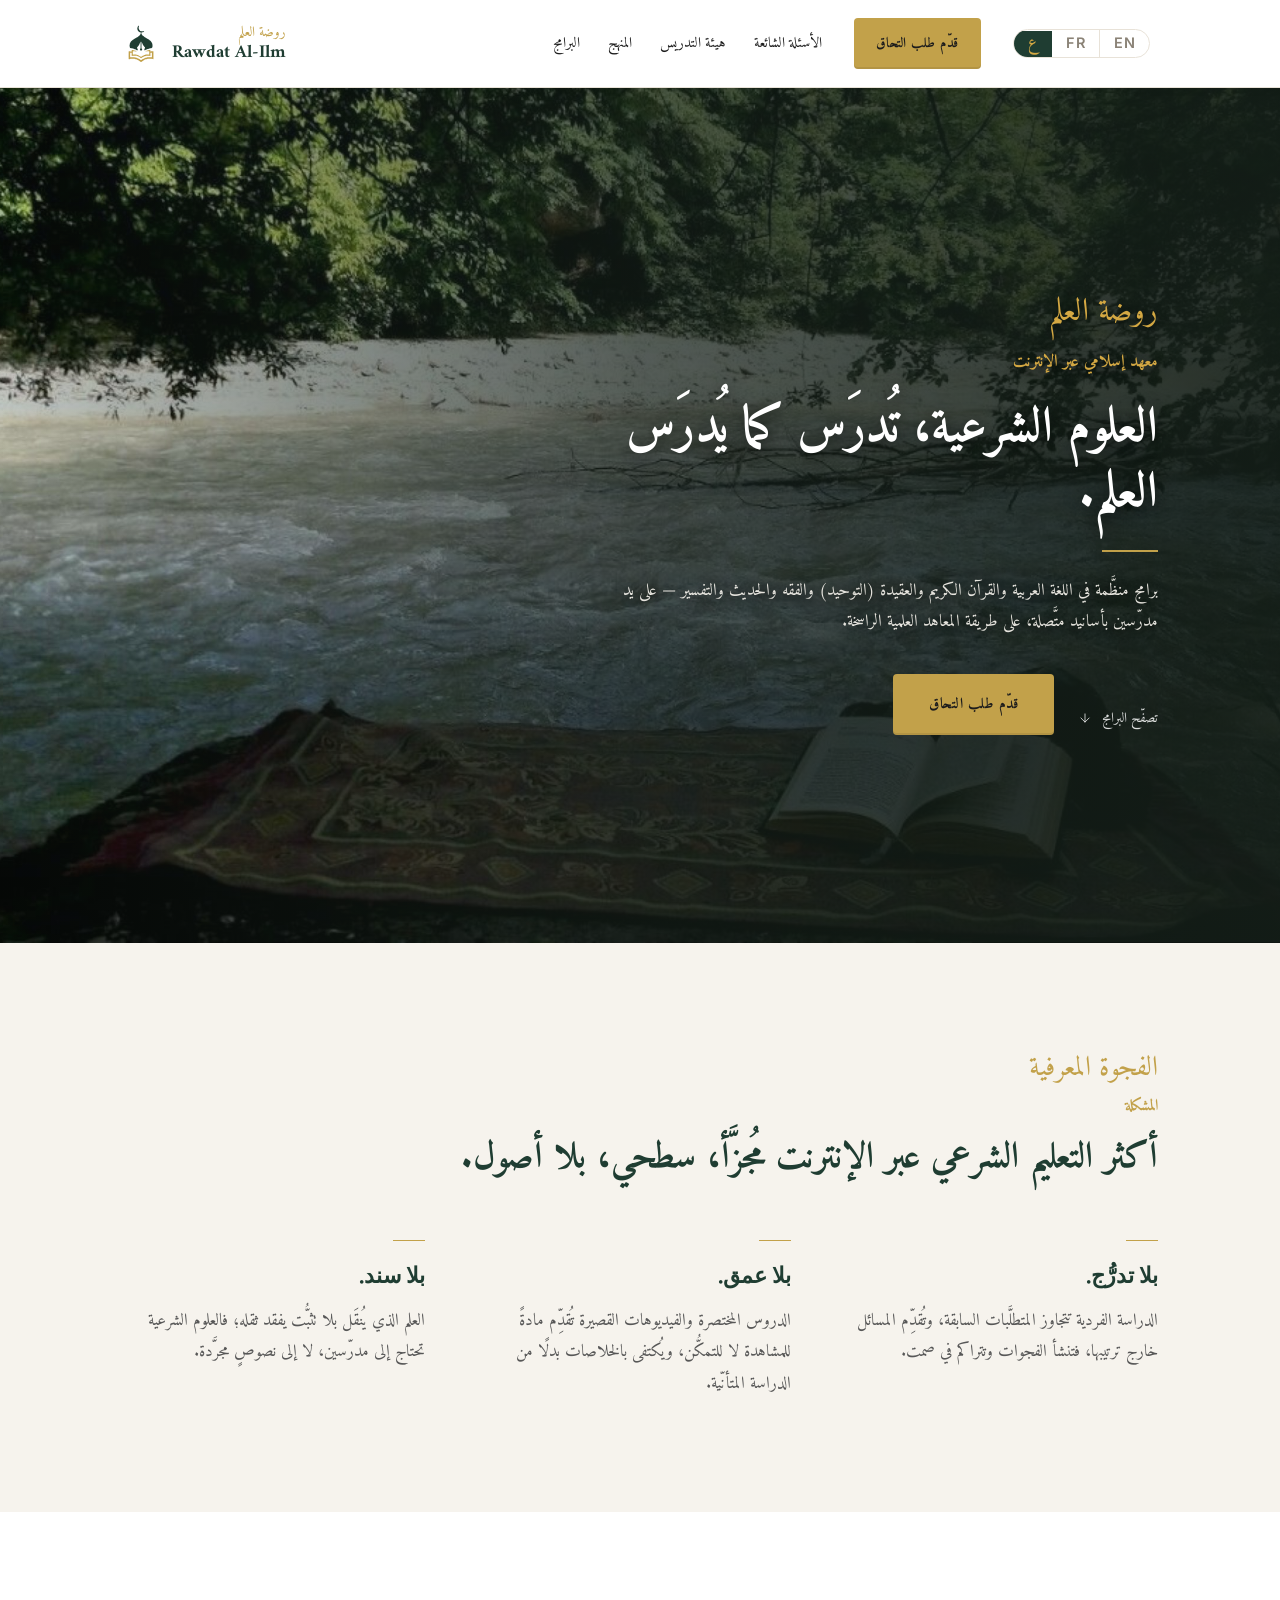
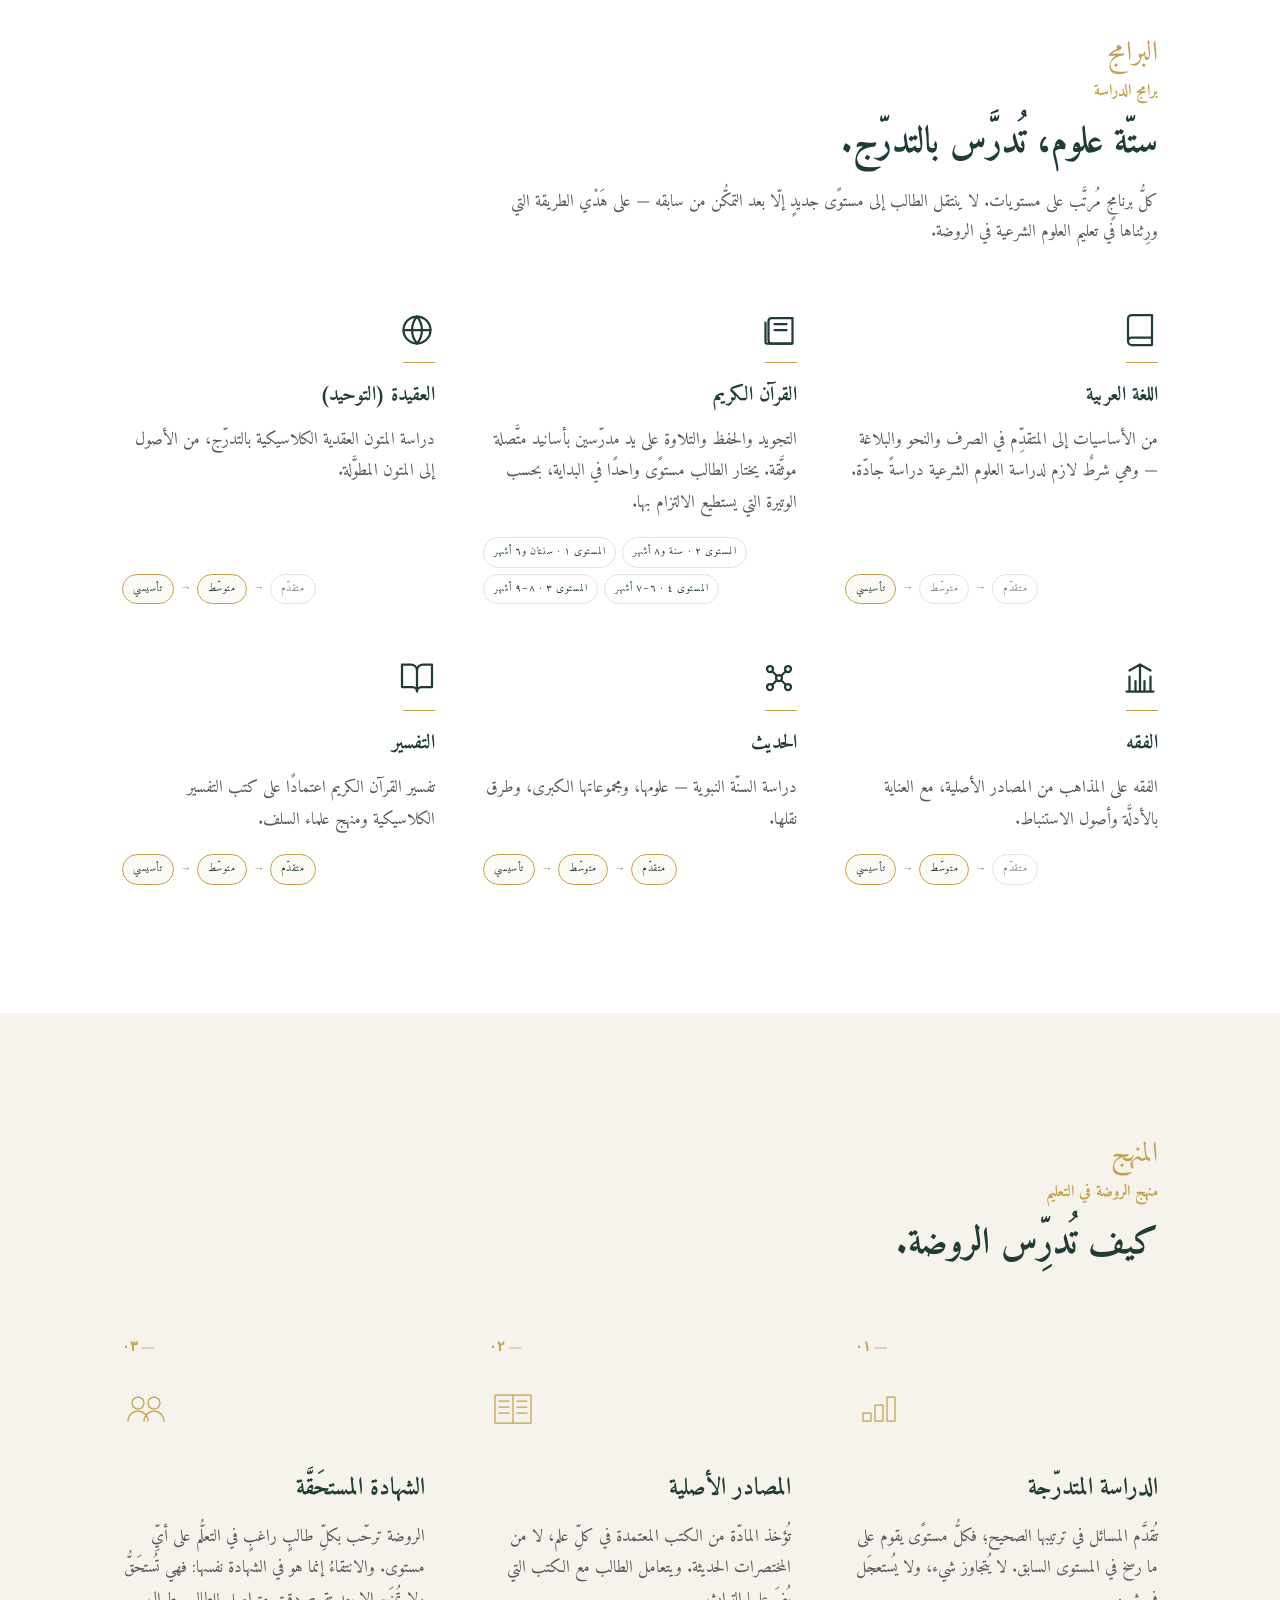
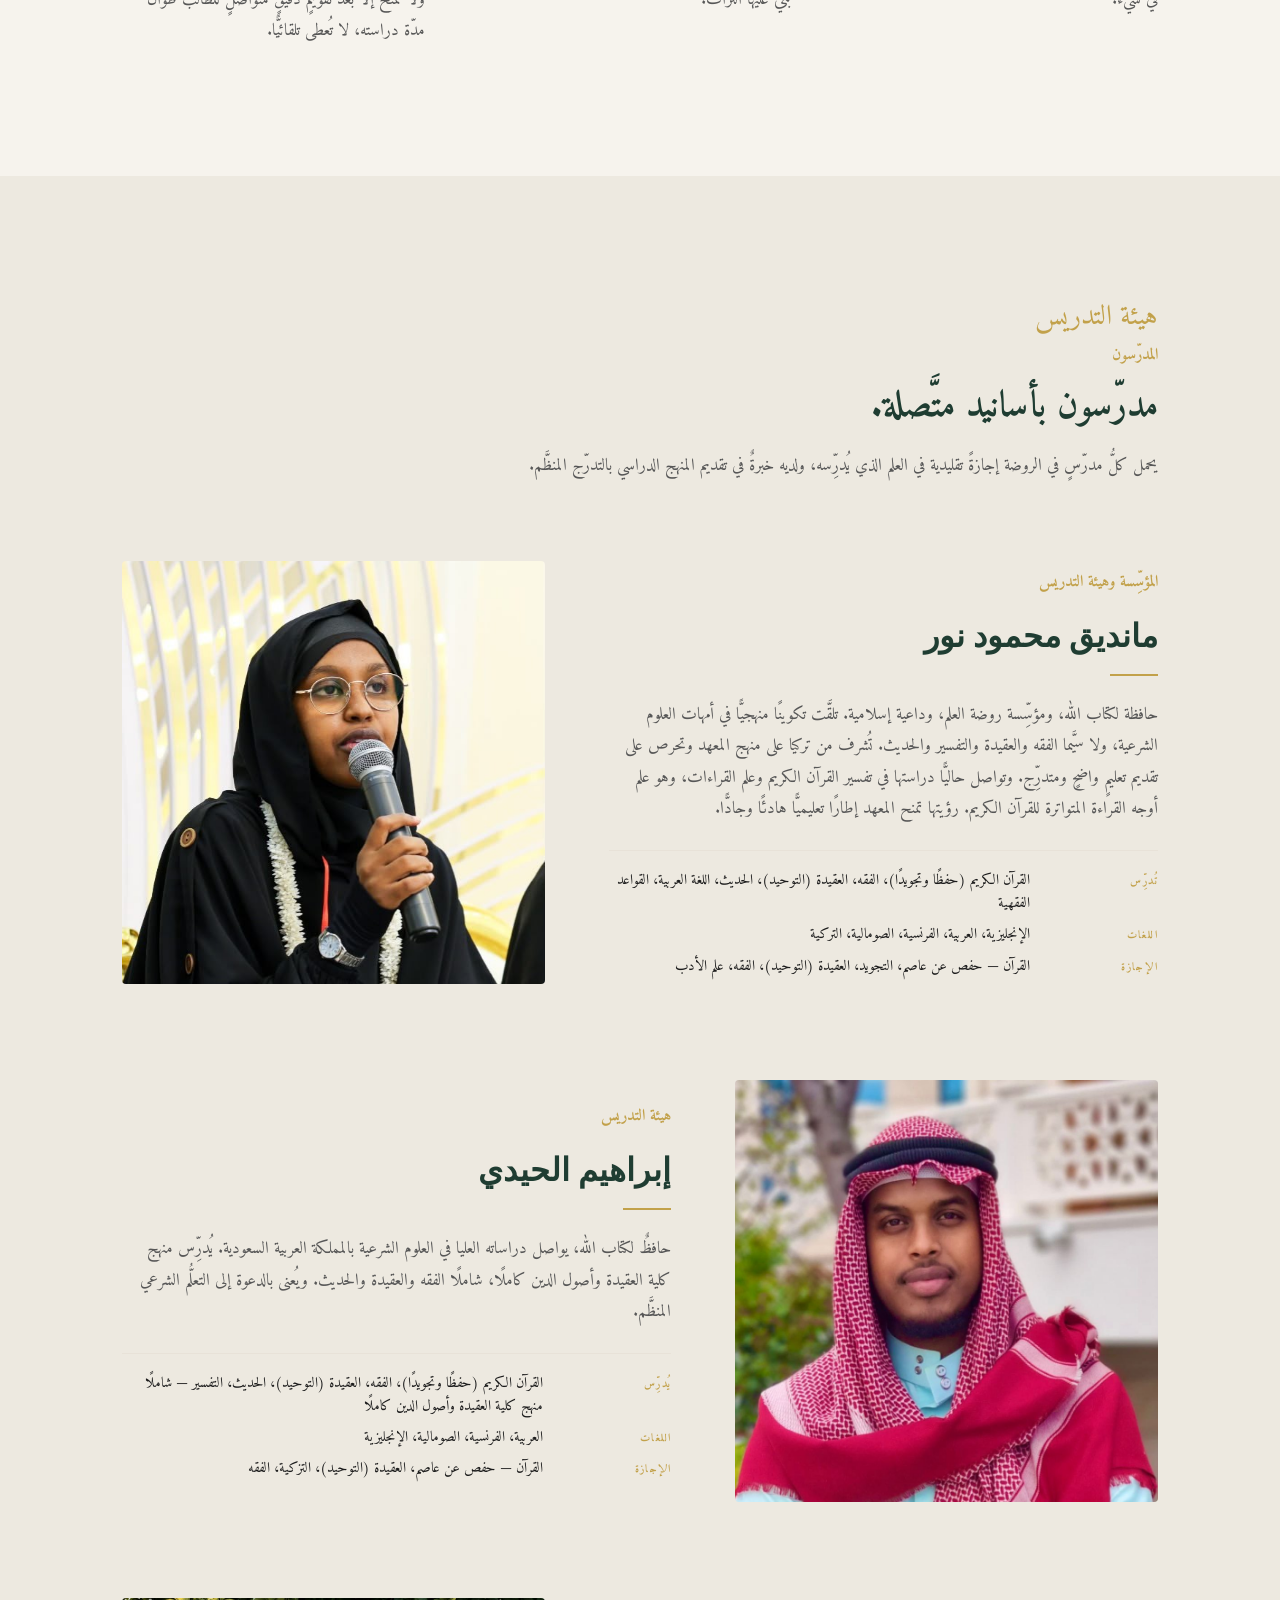
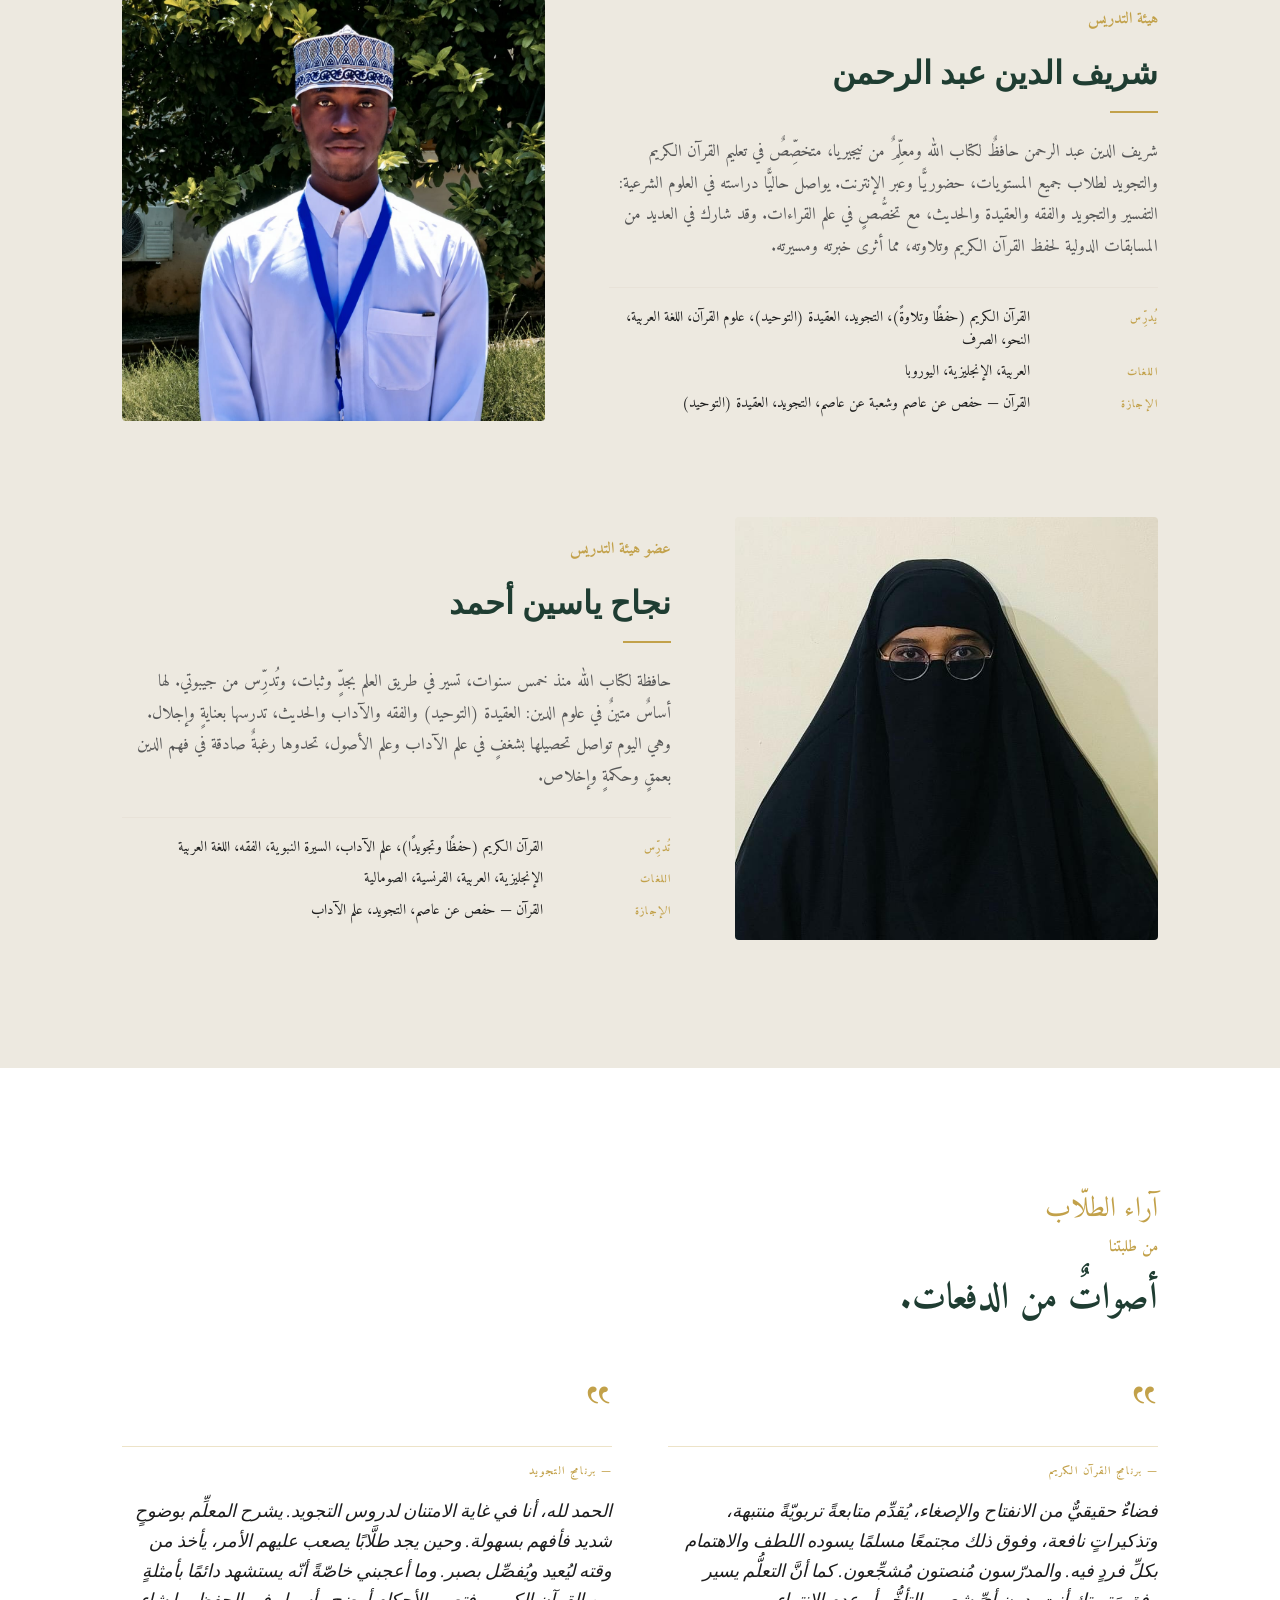
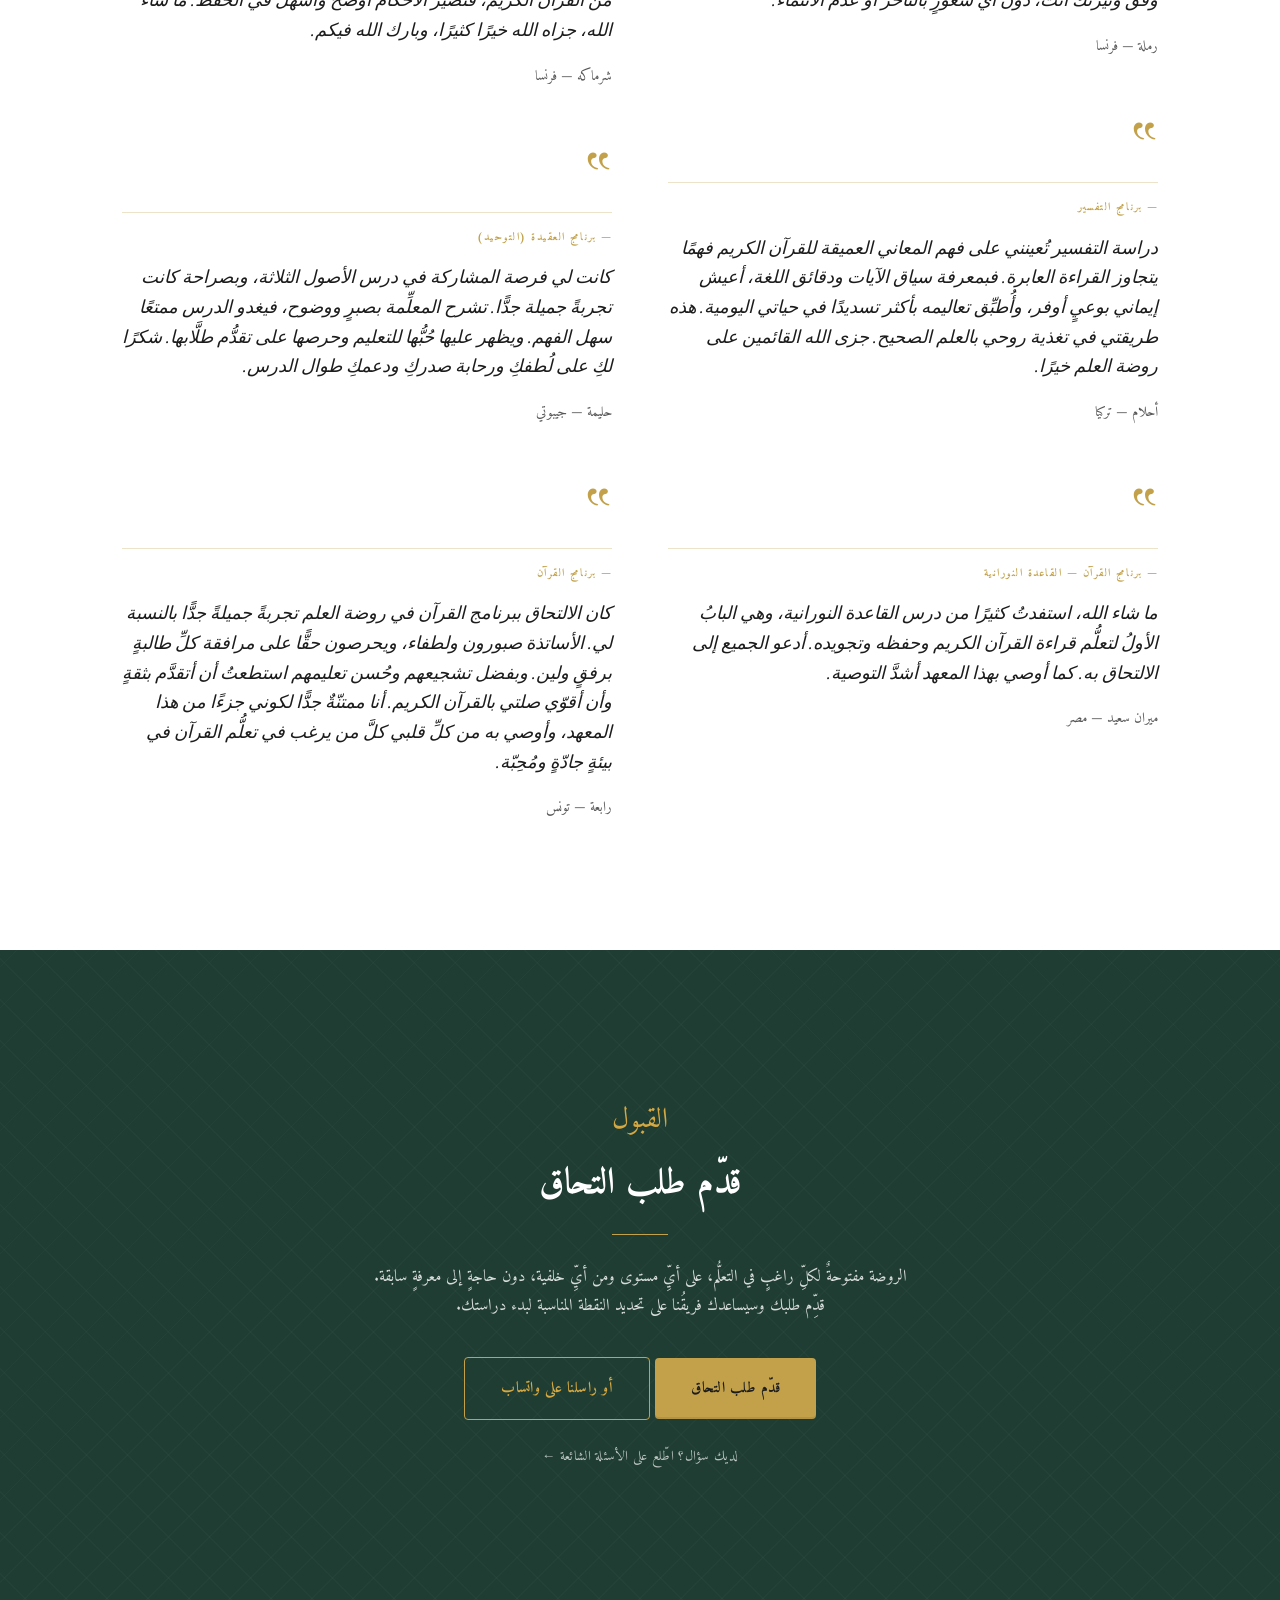
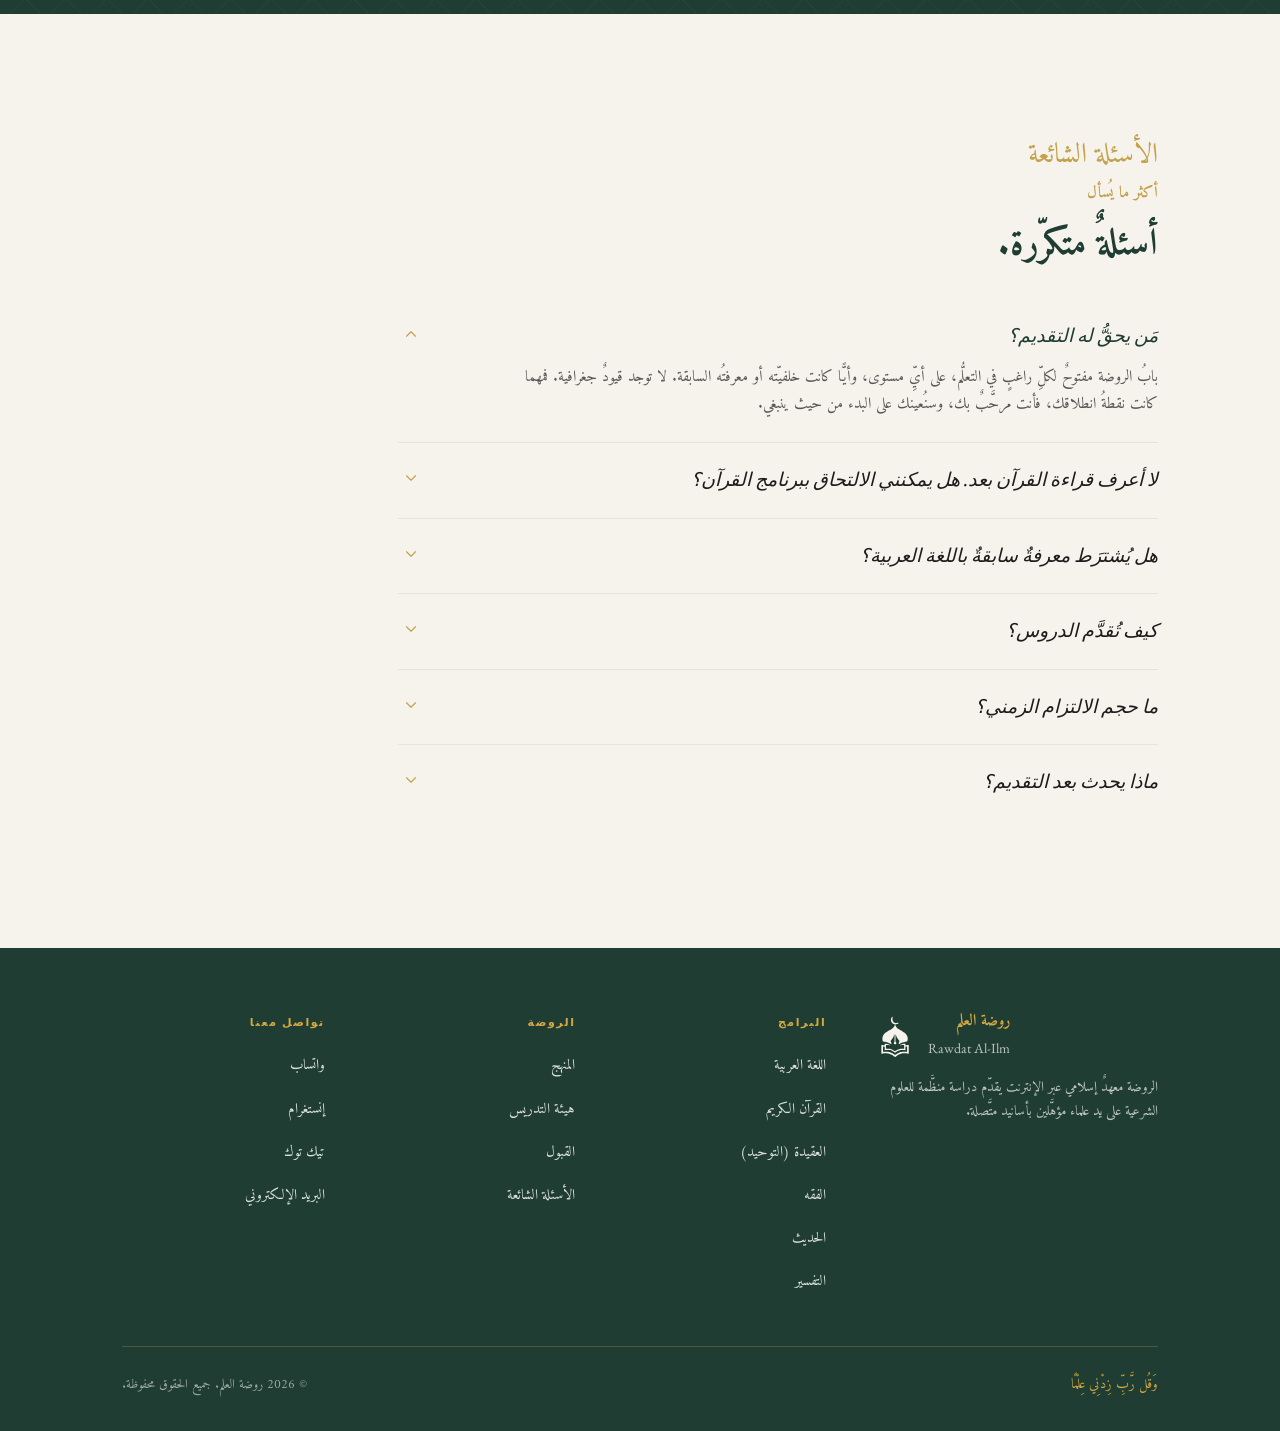
<file: index-ar.html>
<!doctype html>
<html lang="ar" dir="rtl">
<head>
<meta charset="utf-8">
<meta name="viewport" content="width=device-width, initial-scale=1">
<title>روضة العلم — معهد إسلامي عبر الإنترنت</title>
<meta name="description" content="دراسة منهجية عبر الإنترنت في القرآن الكريم والتجويد والعقيدة والفقه والحديث والتفسير، مع أساتذة مجازين. مفتوح لجميع المستويات.">
<link rel="canonical" href="https://rawdatalilm.com/ar">
<link rel="alternate" hreflang="en" href="https://rawdatalilm.com/">
<link rel="alternate" hreflang="fr" href="https://rawdatalilm.com/fr">
<link rel="alternate" hreflang="ar" href="https://rawdatalilm.com/ar">
<link rel="alternate" hreflang="x-default" href="https://rawdatalilm.com/">
<meta property="og:type" content="website">
<meta property="og:site_name" content="روضة العلم">
<meta property="og:locale" content="ar_AR">
<meta property="og:url" content="https://rawdatalilm.com/ar">
<meta property="og:title" content="روضة العلم — معهد إسلامي عبر الإنترنت">
<meta property="og:description" content="دراسة منهجية عبر الإنترنت في القرآن الكريم والتجويد والعقيدة والفقه والحديث والتفسير، مع أساتذة مجازين. مفتوح لجميع المستويات.">
<meta property="og:image" content="https://rawdatalilm.com/assets/og-image.jpg">
<meta property="og:image:width" content="1200">
<meta property="og:image:height" content="630">
<meta property="og:image:alt" content="روضة العلم، معهد إسلامي عبر الإنترنت">
<meta name="twitter:card" content="summary_large_image">
<meta name="theme-color" content="#1F3D32">
<link rel="icon" href="favicon.svg" type="image/svg+xml">
<link rel="icon" href="favicon-32.png" sizes="32x32" type="image/png">
<link rel="icon" href="favicon-16.png" sizes="16x16" type="image/png">
<link rel="apple-touch-icon" href="apple-touch-icon.png">
<link rel="stylesheet" href="style.css">
<link rel="stylesheet" href="style-ar.css">
</head>
<body>

<header class="kit-header">
  <div class="container">
    <a href="/ar" class="kit-logo">
      <img src="assets/logo-mark.svg" alt="روضة العلم">
      <span class="lockup">
        <span class="ar">روضة العلم</span>
        <span class="en">Rawdat Al-Ilm</span>
      </span>
    </a>
    <nav class="kit-nav">
      <ul>
        <li><a href="#programs">البرامج</a></li>
        <li><a href="#methodology">المنهج</a></li>
        <li><a href="#instructors">هيئة التدريس</a></li>
        <li><a href="#faq">الأسئلة الشائعة</a></li>
      </ul>
      <a href="#apply" class="btn-primary"><span class="lbl-full">قدّم طلب التحاق</span><span class="lbl-short">التحاق</span></a>
      <span class="lang-switch" role="group" aria-label="Language">
        <a href="/">EN</a>
        <a href="/fr">FR</a>
        <a href="/ar" class="active lang-ar">ع</a>
      </span>
      <button class="nav-toggle" aria-expanded="false" aria-controls="mobile-nav" aria-label="القائمة">
        <span class="bar"></span><span class="bar"></span><span class="bar"></span>
      </button>
    </nav>
  </div>
  <nav class="mobile-nav" id="mobile-nav" hidden>
    <a href="#programs">البرامج</a>
    <a href="#methodology">المنهج</a>
    <a href="#instructors">هيئة التدريس</a>
    <a href="#faq">الأسئلة الشائعة</a>
    <div class="mobile-lang">
      <a href="/">EN</a>
      <a href="/fr">FR</a>
      <a href="/ar" class="active lang-ar">ع</a>
    </div>
  </nav>
</header>

<main>

<section class="hero">
  <div class="container">
    <div class="content">
      <div class="ar-display">روضة العلم</div>
      <div class="eyebrow">معهد إسلامي عبر الإنترنت</div>
      <h1>العلوم الشرعية، تُدرَس كما يُدرَس العلم.</h1>
      <p class="lead">برامج منظَّمة في اللغة العربية والقرآن الكريم والعقيدة (التوحيد) والفقه والحديث والتفسير — على يد مدرّسين بأسانيد متَّصلة، على طريقة المعاهد العلمية الراسخة.</p>
      <div class="actions">
        <a href="#apply" class="btn-primary" style="font-family:var(--font-arabic);">قدّم طلب التحاق</a>
        <a href="#programs" class="scroll-down" style="font-family:var(--font-arabic);letter-spacing:0;font-size:14px;">تصفّح البرامج
          <svg width="14" height="14" viewBox="0 0 24 24" fill="none" stroke="currentColor" stroke-width="1.5" stroke-linecap="round" stroke-linejoin="round"><path d="M12 5v14M5 12l7 7 7-7"/></svg>
        </a>
      </div>
    </div>
  </div>
</section>

<section id="gap" class="gap-section">
  <div class="container">
    <div class="bilingual"><span class="ar">الفجوة المعرفية</span></div>
    <div class="eyebrow">المشكلة</div>
    <h2 style="max-width:760px;">أكثر التعليم الشرعي عبر الإنترنت مُجزَّأ، سطحي، بلا أصول.</h2>
    <div class="gap-grid">
      <div class="gap-item"><div class="rule"></div><div class="lead-line">بلا تدرُّج.</div><p>الدراسة الفردية تتجاوز المتطلَّبات السابقة، وتُقدِّم المسائل خارج ترتيبها، فتنشأ الفجوات وتتراكم في صمت.</p></div>
      <div class="gap-item"><div class="rule"></div><div class="lead-line">بلا عمق.</div><p>الدروس المختصرة والفيديوهات القصيرة تُقدِّم مادةً للمشاهدة لا للتمكُّن، ويُكتفى بالخلاصات بدلًا من الدراسة المتأنّية.</p></div>
      <div class="gap-item"><div class="rule"></div><div class="lead-line">بلا سند.</div><p>العلم الذي يُنقَل بلا تثبُّت يفقد ثقله؛ فالعلوم الشرعية تحتاج إلى مدرّسين، لا إلى نصوصٍ مجرَّدة.</p></div>
    </div>
  </div>
</section>

<section id="programs" class="programs-section">
  <div class="container">
    <div class="bilingual"><span class="ar">البرامج</span></div>
    <div class="eyebrow">برامج الدراسة</div>
    <h2 style="max-width:760px;">ستّة علوم، تُدرَّس بالتدرّج.</h2>
    <p class="lead" style="max-width:680px;margin-top:18px;">كلُّ برنامجٍ مُرتَّب على مستويات. لا ينتقل الطالب إلى مستوًى جديدٍ إلّا بعد التمكُّن من سابقه — على هَدْي الطريقة التي ورِثناها في تعليم العلوم الشرعية في الروضة.</p>
    <div class="programs-grid">
      <div class="program">
        <svg viewBox="0 0 24 24" fill="none" stroke="#1F3D32" stroke-width="1.5" stroke-linecap="round" stroke-linejoin="round"><path d="M4 19.5v-15A2.5 2.5 0 0 1 6.5 2H20v20H6.5a2.5 2.5 0 0 1 0-5H20"/></svg>
        <div class="icon-rule"></div>
        <h3>اللغة العربية</h3>
        <p>من الأساسيات إلى المتقدِّم في الصرف والنحو والبلاغة — وهي شرطٌ لازم لدراسة العلوم الشرعية دراسةً جادّة.</p>
        <div class="level-stepper"><span class="level-pill active">تأسيسي</span><span class="level-arrow">←</span><span class="level-pill">متوسّط</span><span class="level-arrow">←</span><span class="level-pill">متقدّم</span></div>
      </div>
      <div class="program">
        <svg viewBox="0 0 24 24" fill="none" stroke="#1F3D32" stroke-width="1.5" stroke-linecap="round" stroke-linejoin="round"><path d="M3 7v13a1 1 0 0 0 1 1h16"/><path d="M21 4H7a2 2 0 0 0-2 2v13a2 2 0 0 0 2 2h14V4z"/><path d="M9 8h8M9 12h8"/></svg>
        <div class="icon-rule"></div>
        <h3>القرآن الكريم</h3>
        <p>التجويد والحفظ والتلاوة على يد مدرّسين بأسانيد متَّصلة موثَّقة. يختار الطالب مستوًى واحدًا في البداية، بحسب الوتيرة التي يستطيع الالتزام بها.</p>
        <div class="level-stepper choices"><span class="level-pill">المستوى ١ · سنتان و٦ أشهر</span><span class="level-pill">المستوى ٢ · سنة و٨ أشهر</span><span class="level-pill">المستوى ٣ · ٨–٩ أشهر</span><span class="level-pill">المستوى ٤ · ٦–٧ أشهر</span></div>
      </div>
      <div class="program">
        <svg viewBox="0 0 24 24" fill="none" stroke="#1F3D32" stroke-width="1.5" stroke-linecap="round" stroke-linejoin="round"><circle cx="12" cy="12" r="9"/><path d="M3 12h18M12 3a14 14 0 0 1 0 18M12 3a14 14 0 0 0 0 18"/></svg>
        <div class="icon-rule"></div>
        <h3>العقيدة (التوحيد)</h3>
        <p>دراسة المتون العقدية الكلاسيكية بالتدرّج، من الأصول إلى المتون المطوَّلة.</p>
        <div class="level-stepper"><span class="level-pill active">تأسيسي</span><span class="level-arrow">←</span><span class="level-pill active">متوسّط</span><span class="level-arrow">←</span><span class="level-pill">متقدّم</span></div>
      </div>
      <div class="program">
        <svg viewBox="0 0 24 24" fill="none" stroke="#1F3D32" stroke-width="1.5" stroke-linecap="round" stroke-linejoin="round"><path d="M12 3v18M5 7l7-4 7 4M3 21h18M5 21V11M19 21V11M9 21v-7M15 21v-7"/></svg>
        <div class="icon-rule"></div>
        <h3>الفقه</h3>
        <p>الفقه على المذاهب من المصادر الأصلية، مع العناية بالأدلَّة وأصول الاستنباط.</p>
        <div class="level-stepper"><span class="level-pill active">تأسيسي</span><span class="level-arrow">←</span><span class="level-pill active">متوسّط</span><span class="level-arrow">←</span><span class="level-pill">متقدّم</span></div>
      </div>
      <div class="program">
        <svg viewBox="0 0 24 24" fill="none" stroke="#1F3D32" stroke-width="1.5" stroke-linecap="round" stroke-linejoin="round"><circle cx="6" cy="6" r="2"/><circle cx="18" cy="6" r="2"/><circle cx="6" cy="18" r="2"/><circle cx="18" cy="18" r="2"/><circle cx="12" cy="12" r="2"/><path d="M7.5 7.5L10.5 10.5M16.5 7.5L13.5 10.5M7.5 16.5L10.5 13.5M16.5 16.5L13.5 13.5"/></svg>
        <div class="icon-rule"></div>
        <h3>الحديث</h3>
        <p>دراسة السنّة النبوية — علومها، ومجموعاتها الكبرى، وطرق نقلها.</p>
        <div class="level-stepper"><span class="level-pill active">تأسيسي</span><span class="level-arrow">←</span><span class="level-pill active">متوسّط</span><span class="level-arrow">←</span><span class="level-pill active">متقدّم</span></div>
      </div>
      <div class="program">
        <svg viewBox="0 0 24 24" fill="none" stroke="#1F3D32" stroke-width="1.5" stroke-linecap="round" stroke-linejoin="round"><path d="M2 3h6a4 4 0 0 1 4 4v14a3 3 0 0 0-3-3H2zM22 3h-6a4 4 0 0 0-4 4v14a3 3 0 0 1 3-3h7z"/></svg>
        <div class="icon-rule"></div>
        <h3>التفسير</h3>
        <p>تفسير القرآن الكريم اعتمادًا على كتب التفسير الكلاسيكية ومنهج علماء السلف.</p>
        <div class="level-stepper"><span class="level-pill active">تأسيسي</span><span class="level-arrow">←</span><span class="level-pill active">متوسّط</span><span class="level-arrow">←</span><span class="level-pill active">متقدّم</span></div>
      </div>
    </div>
  </div>
</section>

<section id="methodology" class="methodology">
  <div class="container">
    <div class="bilingual"><span class="ar">المنهج</span></div>
    <div class="eyebrow">منهج الروضة في التعليم</div>
    <h2 style="max-width:760px;">كيف تُدرِّس الروضة.</h2>
    <div class="method-grid">
      <div class="method-item">
        <div class="method-num">— ٠١</div>
        <div class="method-emblem"><svg viewBox="0 0 48 48" fill="none" stroke="#C2A14A" stroke-width="1.25" stroke-linecap="round" stroke-linejoin="round"><path d="M8 36h8v-8H8zM20 36h8V20h-8zM32 36h8V12h-8z"/></svg></div>
        <h3>الدراسة المتدرّجة</h3>
        <p>تُقدَّم المسائل في ترتيبها الصحيح؛ فكلُّ مستوًى يقوم على ما رسخ في المستوى السابق. لا يُتجاوز شيء، ولا يُستعجَل في شيء.</p>
      </div>
      <div class="method-item">
        <div class="method-num">— ٠٢</div>
        <div class="method-emblem"><svg viewBox="0 0 48 48" fill="none" stroke="#C2A14A" stroke-width="1.25" stroke-linecap="round" stroke-linejoin="round"><path d="M6 10h36v28H6z"/><path d="M24 10v28M10 16h10M10 22h10M28 16h10M28 22h10M10 28h10M28 28h10"/></svg></div>
        <h3>المصادر الأصلية</h3>
        <p>تُؤخذ المادّة من الكتب المعتمدة في كلِّ علم، لا من المختصرات الحديثة. ويتعامل الطالب مع الكتب التي بُنيَ عليها التراث.</p>
      </div>
      <div class="method-item">
        <div class="method-num">— ٠٣</div>
        <div class="method-emblem"><svg viewBox="0 0 48 48" fill="none" stroke="#C2A14A" stroke-width="1.25" stroke-linecap="round" stroke-linejoin="round"><circle cx="16" cy="18" r="6"/><circle cx="32" cy="18" r="6"/><path d="M6 36c0-5.5 4.5-10 10-10s10 4.5 10 10M22 36c0-5.5 4.5-10 10-10s10 4.5 10 10"/></svg></div>
        <h3>الشهادة المستحَقَّة</h3>
        <p>الروضة ترحّب بكلِّ طالبٍ راغبٍ في التعلُّم على أيِّ مستوى. والانتقاءُ إنما هو في الشهادة نفسها: فهي تُستحَقُّ ولا تُمنَح إلا بعد تقويمٍ دقيقٍ متواصلٍ للطالب طوال مدّة دراسته، لا تُعطى تلقائيًّا.</p>
      </div>
    </div>
  </div>
</section>

<section id="instructors" class="instructors-section">
  <div class="container">
    <div class="bilingual"><span class="ar">هيئة التدريس</span></div>
    <div class="eyebrow">المدرّسون</div>
    <h2 style="max-width:760px;">مدرّسون بأسانيد متَّصلة.</h2>
    <p class="lead" style="max-width:680px;margin-top:18px;">يحمل كلُّ مدرّسٍ في الروضة إجازةً تقليدية في العلم الذي يُدرِّسه، ولديه خبرةٌ في تقديم المنهج الدراسي بالتدرّج المنظَّم.</p>

    <div class="instructor-row">
      <div class="portrait"><img src="assets/Mandek_Mahamoud_Nour.jpg" alt="مانديق محمود نور"></div>
      <div class="bio">
        <div class="eyebrow">المؤسِّسة وهيئة التدريس</div>
        <h3>مانديق محمود نور</h3>
        <div class="gold-rule"></div>
        <p>حافظة لكتاب الله، ومؤسِّسة روضة العلم، وداعية إسلامية. تلقَّت تكوينًا منهجيًّا في أمهات العلوم الشرعية، ولا سيَّما الفقه والعقيدة والتفسير والحديث. تُشرف من تركيا على منهج المعهد وتحرص على تقديم تعليمٍ واضحٍ ومتدرِّج. وتواصل حاليًّا دراستها في تفسير القرآن الكريم وعلم القراءات، وهو علم أوجه القراءة المتواترة للقرآن الكريم. رؤيتها تمنح المعهد إطارًا تعليميًّا هادئًا وجادًّا.</p>
        <dl class="meta">
          <dt>تُدرِّس</dt><dd>القرآن الكريم (حفظًا وتجويدًا)، الفقه، العقيدة (التوحيد)، الحديث، اللغة العربية، القواعد الفقهية</dd>
          <dt>اللغات</dt><dd>الإنجليزية، العربية، الفرنسية، الصومالية، التركية</dd>
          <dt>الإجازة</dt><dd>القرآن — حفص عن عاصم، التجويد، العقيدة (التوحيد)، الفقه، علم الأدب</dd>
        </dl>
      </div>
    </div>

    <div class="instructor-row reverse">
      <div class="portrait"><img src="assets/Ibrahim_Al-Haydi.jpg" alt="إبراهيم الحيدي"></div>
      <div class="bio">
        <div class="eyebrow">هيئة التدريس</div>
        <h3>إبراهيم الحيدي</h3>
        <div class="gold-rule"></div>
        <p>حافظٌ لكتاب الله، يواصل دراساته العليا في العلوم الشرعية بالمملكة العربية السعودية. يُدرِّس منهج كلية العقيدة وأصول الدين كاملًا، شاملًا الفقه والعقيدة والحديث. ويُعنى بالدعوة إلى التعلُّم الشرعي المنظَّم.</p>
        <dl class="meta">
          <dt>يُدرِّس</dt><dd>القرآن الكريم (حفظًا وتجويدًا)، الفقه، العقيدة (التوحيد)، الحديث، التفسير — شاملًا منهج كلية العقيدة وأصول الدين كاملًا</dd>
          <dt>اللغات</dt><dd>العربية، الفرنسية، الصومالية، الإنجليزية</dd>
          <dt>الإجازة</dt><dd>القرآن — حفص عن عاصم، العقيدة (التوحيد)، التزكية، الفقه</dd>
        </dl>
      </div>
    </div>

    <div class="instructor-row">
      <div class="portrait"><img src="assets/sheriffdeen.jpg" alt="شريف الدين عبد الرحمن"></div>
      <div class="bio">
        <div class="eyebrow">هيئة التدريس</div>
        <h3>شريف الدين عبد الرحمن</h3>
        <div class="gold-rule"></div>
        <p>شريف الدين عبد الرحمن حافظٌ لكتاب الله ومعلِّمٌ من نيجيريا، متخصِّصٌ في تعليم القرآن الكريم والتجويد لطلاب جميع المستويات، حضوريًّا وعبر الإنترنت. يواصل حاليًّا دراسته في العلوم الشرعية: التفسير والتجويد والفقه والعقيدة والحديث، مع تخصُّصٍ في علم القراءات. وقد شارك في العديد من المسابقات الدولية لحفظ القرآن الكريم وتلاوته، مما أثرى خبرته ومسيرته.</p>
        <dl class="meta">
          <dt>يُدرِّس</dt><dd>القرآن الكريم (حفظًا وتلاوةً)، التجويد، العقيدة (التوحيد)، علوم القرآن، اللغة العربية، النحو، الصرف</dd>
          <dt>اللغات</dt><dd>العربية، الإنجليزية، اليوروبا</dd>
          <dt>الإجازة</dt><dd>القرآن — حفص عن عاصم وشعبة عن عاصم، التجويد، العقيدة (التوحيد)</dd>
        </dl>
      </div>
    </div>

    <div class="instructor-row reverse">
      <div class="portrait"><img src="assets/Najah_Yassin_Ahmed.jpg" alt="نجاح ياسين أحمد"></div>
      <div class="bio">
        <div class="eyebrow">عضو هيئة التدريس</div>
        <h3>نجاح ياسين أحمد</h3>
        <div class="gold-rule"></div>
        <p>حافظة لكتاب الله منذ خمس سنوات، تسير في طريق العلم بجدٍّ وثبات، وتُدرِّس من جيبوتي. لها أساسٌ متينٌ في علوم الدين: العقيدة (التوحيد) والفقه والآداب والحديث، تدرسها بعنايةٍ وإجلال. وهي اليوم تواصل تحصيلها بشغفٍ في علم الآداب وعلم الأصول، تحدوها رغبةٌ صادقة في فهم الدين بعمقٍ وحكمةٍ وإخلاص.</p>
        <dl class="meta">
          <dt>تُدرِّس</dt><dd>القرآن الكريم (حفظًا وتجويدًا)، علم الآداب، السيرة النبوية، الفقه، اللغة العربية</dd>
          <dt>اللغات</dt><dd>الإنجليزية، العربية، الفرنسية، الصومالية</dd>
          <dt>الإجازة</dt><dd>القرآن — حفص عن عاصم، التجويد، علم الآداب</dd>
        </dl>
      </div>
    </div>
  </div>
</section>

<section id="testimonials" class="testimonials-section">
  <div class="container">
    <div class="bilingual"><span class="ar">آراء الطلّاب</span></div>
    <div class="eyebrow">من طلبتنا</div>
    <h2 style="max-width:760px;">أصواتٌ من الدفعات.</h2>
    <div class="testimonials-grid">
      <div class="col">
        <div class="tm">
          <div class="qmark">”</div>
          <div class="program-tag">— برنامج القرآن الكريم</div>
          <p>فضاءٌ حقيقيٌّ من الانفتاح والإصغاء، يُقدِّم متابعةً تربويّةً منتبهة، وتذكيراتٍ نافعة، وفوق ذلك مجتمعًا مسلمًا يسوده اللطف والاهتمام بكلِّ فردٍ فيه. والمدرّسون مُنصتون مُشجِّعون. كما أنَّ التعلُّم يسير وفق وَتيرتك أنت، دون أيِّ شعورٍ بالتأخُّر أو عدم الانتماء.</p>
          <cite>رملة — فرنسا</cite>
        </div>
        <div class="tm">
          <div class="qmark">”</div>
          <div class="program-tag">— برنامج التفسير</div>
          <p>دراسة التفسير تُعينني على فهم المعاني العميقة للقرآن الكريم فهمًا يتجاوز القراءة العابرة. فبمعرفة سياق الآيات ودقائق اللغة، أعيش إيماني بوعيٍ أوفر، وأُطبِّق تعاليمه بأكثر تسديدًا في حياتي اليومية. هذه طريقتي في تغذية روحي بالعلم الصحيح. جزى الله القائمين على روضة العلم خيرًا.</p>
          <cite>أحلام — تركيا</cite>
        </div>
        <div class="tm">
          <div class="qmark">”</div>
          <div class="program-tag">— برنامج القرآن — القاعدة النورانية</div>
          <p>ما شاء الله، استفدتُ كثيرًا من درس القاعدة النورانية، وهي البابُ الأولُ لتعلُّم قراءة القرآن الكريم وحفظه وتجويده. أدعو الجميع إلى الالتحاق به. كما أوصي بهذا المعهد أشدَّ التوصية.</p>
          <cite>ميران سعيد — مصر</cite>
        </div>
      </div>
      <div class="col">
        <div class="tm">
          <div class="qmark">”</div>
          <div class="program-tag">— برنامج التجويد</div>
          <p>الحمد لله، أنا في غاية الامتنان لدروس التجويد. يشرح المعلِّم بوضوحٍ شديد فأفهم بسهولة. وحين يجد طلَّابًا يصعب عليهم الأمر، يأخذ من وقته ليُعيد ويُفصِّل بصبر. وما أعجبني خاصّةً أنّه يستشهد دائمًا بأمثلةٍ من القرآن الكريم، فتصير الأحكام أوضح وأسهل في الحفظ. ما شاء الله، جزاه الله خيرًا كثيرًا، وبارك الله فيكم.</p>
          <cite>شرماكه — فرنسا</cite>
        </div>
        <div class="tm">
          <div class="qmark">”</div>
          <div class="program-tag">— برنامج العقيدة (التوحيد)</div>
          <p>كانت لي فرصة المشاركة في درس الأصول الثلاثة، وبصراحة كانت تجربةً جميلة جدًّا. تشرح المعلِّمة بصبرٍ ووضوح، فيغدو الدرس ممتعًا سهل الفهم. ويظهر عليها حُبُّها للتعليم وحرصها على تقدُّم طلَّابها. شكرًا لكِ على لُطفكِ ورحابة صدركِ ودعمكِ طوال الدرس.</p>
          <cite>حليمة — جيبوتي</cite>
        </div>
        <div class="tm">
          <div class="qmark">”</div>
          <div class="program-tag">— برنامج القرآن</div>
          <p>كان الالتحاق ببرنامج القرآن في روضة العلم تجربةً جميلةً جدًّا بالنسبة لي. الأساتذة صبورون ولطفاء، ويحرصون حقًّا على مرافقة كلِّ طالبةٍ برفقٍ ولين. وبفضل تشجيعهم وحُسن تعليمهم استطعتُ أن أتقدَّم بثقةٍ وأن أقوّي صلتي بالقرآن الكريم. أنا ممتنّةٌ جدًّا لكوني جزءًا من هذا المعهد، وأوصي به من كلِّ قلبي كلَّ من يرغب في تعلُّم القرآن في بيئةٍ جادّةٍ ومُحِبّة.</p>
          <cite>رابعة — تونس</cite>
        </div>
      </div>
    </div>
  </div>
</section>

<section id="apply" class="apply">
  <div class="container">
    <div class="ar-h2">القبول</div>
    <h2 style="color:#fff;">قدّم طلب التحاق</h2>
    <p>الروضة مفتوحةٌ لكلِّ راغبٍ في التعلُّم، على أيِّ مستوى ومن أيِّ خلفية، دون حاجةٍ إلى معرفةٍ سابقة. قدِّم طلبك وسيساعدك فريقُنا على تحديد النقطة المناسبة لبدء دراستك.</p>
    <a href="https://docs.google.com/forms/d/e/1FAIpQLSfEuN9ubSNtg6MYz9wVqn5zwuy3B4KFe7cQlCUcAP1WHRNmPg/viewform?usp=publish-editor" target="_blank" rel="noopener noreferrer" class="btn-primary" style="font-family:var(--font-arabic);">قدّم طلب التحاق</a>
    <a href="https://wa.me/905530285109" target="_blank" rel="noopener noreferrer" class="btn-ghost" style="font-family:var(--font-arabic);">أو راسلنا على واتساب</a>
    <a href="#faq" class="ask">لديك سؤال؟ اطّلع على الأسئلة الشائعة ←</a>
  </div>
</section>

<section id="faq" class="faq-section">
  <div class="container">
    <div class="bilingual"><span class="ar">الأسئلة الشائعة</span></div>
    <div class="eyebrow">أكثر ما يُسأل</div>
    <h2>أسئلةٌ متكرّرة.</h2>
    <div class="faq-list">
      <div class="faq-item open" data-faq>
        <div class="faq-q">مَن يحقُّ له التقديم؟</div>
        <svg class="faq-chevron" width="18" height="18" viewBox="0 0 24 24" fill="none" stroke="currentColor" stroke-width="1.5" stroke-linecap="round" stroke-linejoin="round"><path d="M6 9l6 6 6-6"/></svg>
        <div class="faq-a">بابُ الروضة مفتوحٌ لكلِّ راغبٍ في التعلُّم، على أيِّ مستوى، وأيًّا كانت خلفيّته أو معرفتُه السابقة. لا توجد قيودٌ جغرافية. فمهما كانت نقطةُ انطلاقك، فأنت مرحَّبٌ بك، وسنُعينك على البدء من حيث ينبغي.</div>
      </div>
      <div class="faq-item" data-faq>
        <div class="faq-q">لا أعرف قراءة القرآن بعد. هل يمكنني الالتحاق ببرنامج القرآن؟</div>
        <svg class="faq-chevron" width="18" height="18" viewBox="0 0 24 24" fill="none" stroke="currentColor" stroke-width="1.5" stroke-linecap="round" stroke-linejoin="round"><path d="M6 9l6 6 6-6"/></svg>
        <div class="faq-a">نعم. سيُقام أوّلًا برنامج في القاعدة النورانية لمدة شهرين إلى ثلاثة أشهر لتعلُّم قراءة الحروف العربية، ثم تلتحق بعده ببرنامج القرآن الكريم.</div>
      </div>
      <div class="faq-item" data-faq>
        <div class="faq-q">هل يُشترَط معرفةٌ سابقةٌ باللغة العربية؟</div>
        <svg class="faq-chevron" width="18" height="18" viewBox="0 0 24 24" fill="none" stroke="currentColor" stroke-width="1.5" stroke-linecap="round" stroke-linejoin="round"><path d="M6 9l6 6 6-6"/></svg>
        <div class="faq-a">لا يُشترَط ذلك في برنامج اللغة العربية، فهو يبدأ من المستوى التأسيسي. أمّا المتقدّمون لبرامج الفقه أو الحديث وما يعتمد على فهم العربية، فيُتوقَّع أن يكون لديهم إلمامٌ عمليّ باللغة، أو أن يلتحقوا ببرنامج اللغة العربية أوّلًا.</div>
      </div>
      <div class="faq-item" data-faq>
        <div class="faq-q">كيف تُقدَّم الدروس؟</div>
        <svg class="faq-chevron" width="18" height="18" viewBox="0 0 24 24" fill="none" stroke="currentColor" stroke-width="1.5" stroke-linecap="round" stroke-linejoin="round"><path d="M6 9l6 6 6-6"/></svg>
        <div class="faq-a">تُقدَّم الدروس عبر الإنترنت في حلقاتٍ مباشرةٍ مجدوَلة، مع قراءاتٍ واختباراتٍ مقرَّرة بين الحلقات. وتُتاح التسجيلات للمراجعة، غير أنَّ الحضور المباشر مطلوب.</div>
      </div>
      <div class="faq-item" data-faq>
        <div class="faq-q">ما حجم الالتزام الزمني؟</div>
        <svg class="faq-chevron" width="18" height="18" viewBox="0 0 24 24" fill="none" stroke="currentColor" stroke-width="1.5" stroke-linecap="round" stroke-linejoin="round"><path d="M6 9l6 6 6-6"/></svg>
        <div class="faq-a">يُتوقَّع من الطالب ما لا يقلُّ عن خمس إلى سبع ساعاتٍ أسبوعيًّا لكلِّ مقرَّر، يدخل فيها وقت الحلقة والقراءة والمراجعة. هذه دراسةٌ منظَّمة، لا متابعةً سلبية.</div>
      </div>
      <div class="faq-item" data-faq>
        <div class="faq-q">ماذا يحدث بعد التقديم؟</div>
        <svg class="faq-chevron" width="18" height="18" viewBox="0 0 24 24" fill="none" stroke="currentColor" stroke-width="1.5" stroke-linecap="round" stroke-linejoin="round"><path d="M6 9l6 6 6-6"/></svg>
        <div class="faq-a">تُراجَع الطلبات المكتملة من قِبَل فريق القبول في الروضة، ويُتواصَل مع المتقدّم خلال أسبوعَين إلى ثلاثة أسابيع لتأكيد مقعده ومساعدته على اختيار المستوى المناسب للبدء.</div>
      </div>
    </div>
  </div>
</section>

</main>

<footer class="kit-footer">
  <div class="container">
    <div class="grid">
      <div class="brand">
        <div class="lockup">
          <img src="assets/logo-mark-light.svg" alt="">
          <div>
            <div style="font-family:var(--font-arabic);color:var(--gold-soft);font-size:16px;font-weight:700;line-height:1.2;">روضة العلم</div>
            <div style="font-family:var(--font-serif);color:#fff;font-size:14px;opacity:0.7;margin-top:4px;">Rawdat Al-Ilm</div>
          </div>
        </div>
        <p>الروضة معهدٌ إسلامي عبر الإنترنت يقدّم دراسة منظَّمة للعلوم الشرعية على يد علماء مؤهَّلين بأسانيد متَّصلة.</p>
      </div>
      <div>
        <h4>البرامج</h4>
        <ul>
          <li><a href="#programs">اللغة العربية</a></li>
          <li><a href="#programs">القرآن الكريم</a></li>
          <li><a href="#programs">العقيدة (التوحيد)</a></li>
          <li><a href="#programs">الفقه</a></li>
          <li><a href="#programs">الحديث</a></li>
          <li><a href="#programs">التفسير</a></li>
        </ul>
      </div>
      <div>
        <h4>الروضة</h4>
        <ul>
          <li><a href="#methodology">المنهج</a></li>
          <li><a href="#instructors">هيئة التدريس</a></li>
          <li><a href="#apply">القبول</a></li>
          <li><a href="#faq">الأسئلة الشائعة</a></li>
        </ul>
      </div>
      <div>
        <h4>تواصل معنا</h4>
        <ul>
          <li><a href="https://wa.me/905530285109" target="_blank" rel="noopener noreferrer">واتساب</a></li>
          <li><a href="https://www.instagram.com/umu_taymiyyah" target="_blank" rel="noopener noreferrer">إنستغرام</a></li>
          <li><a href="https://www.tiktok.com/@umu_taymiyyah" target="_blank" rel="noopener noreferrer">تيك توك</a></li>
          <li><a href="mailto:info@rawdatalilm.com">البريد الإلكتروني</a></li>
        </ul>
      </div>
    </div>
    <div class="copyright">
      <span>© 2026 روضة العلم. جميع الحقوق محفوظة.</span>
      <span style="font-family:var(--font-arabic);color:var(--gold-soft);font-size:14px;">وَقُل رَّبِّ زِدْنِي عِلْمًا</span>
    </div>
  </div>
</footer>

<script src="main.js"></script>
</body>
</html>
</file>
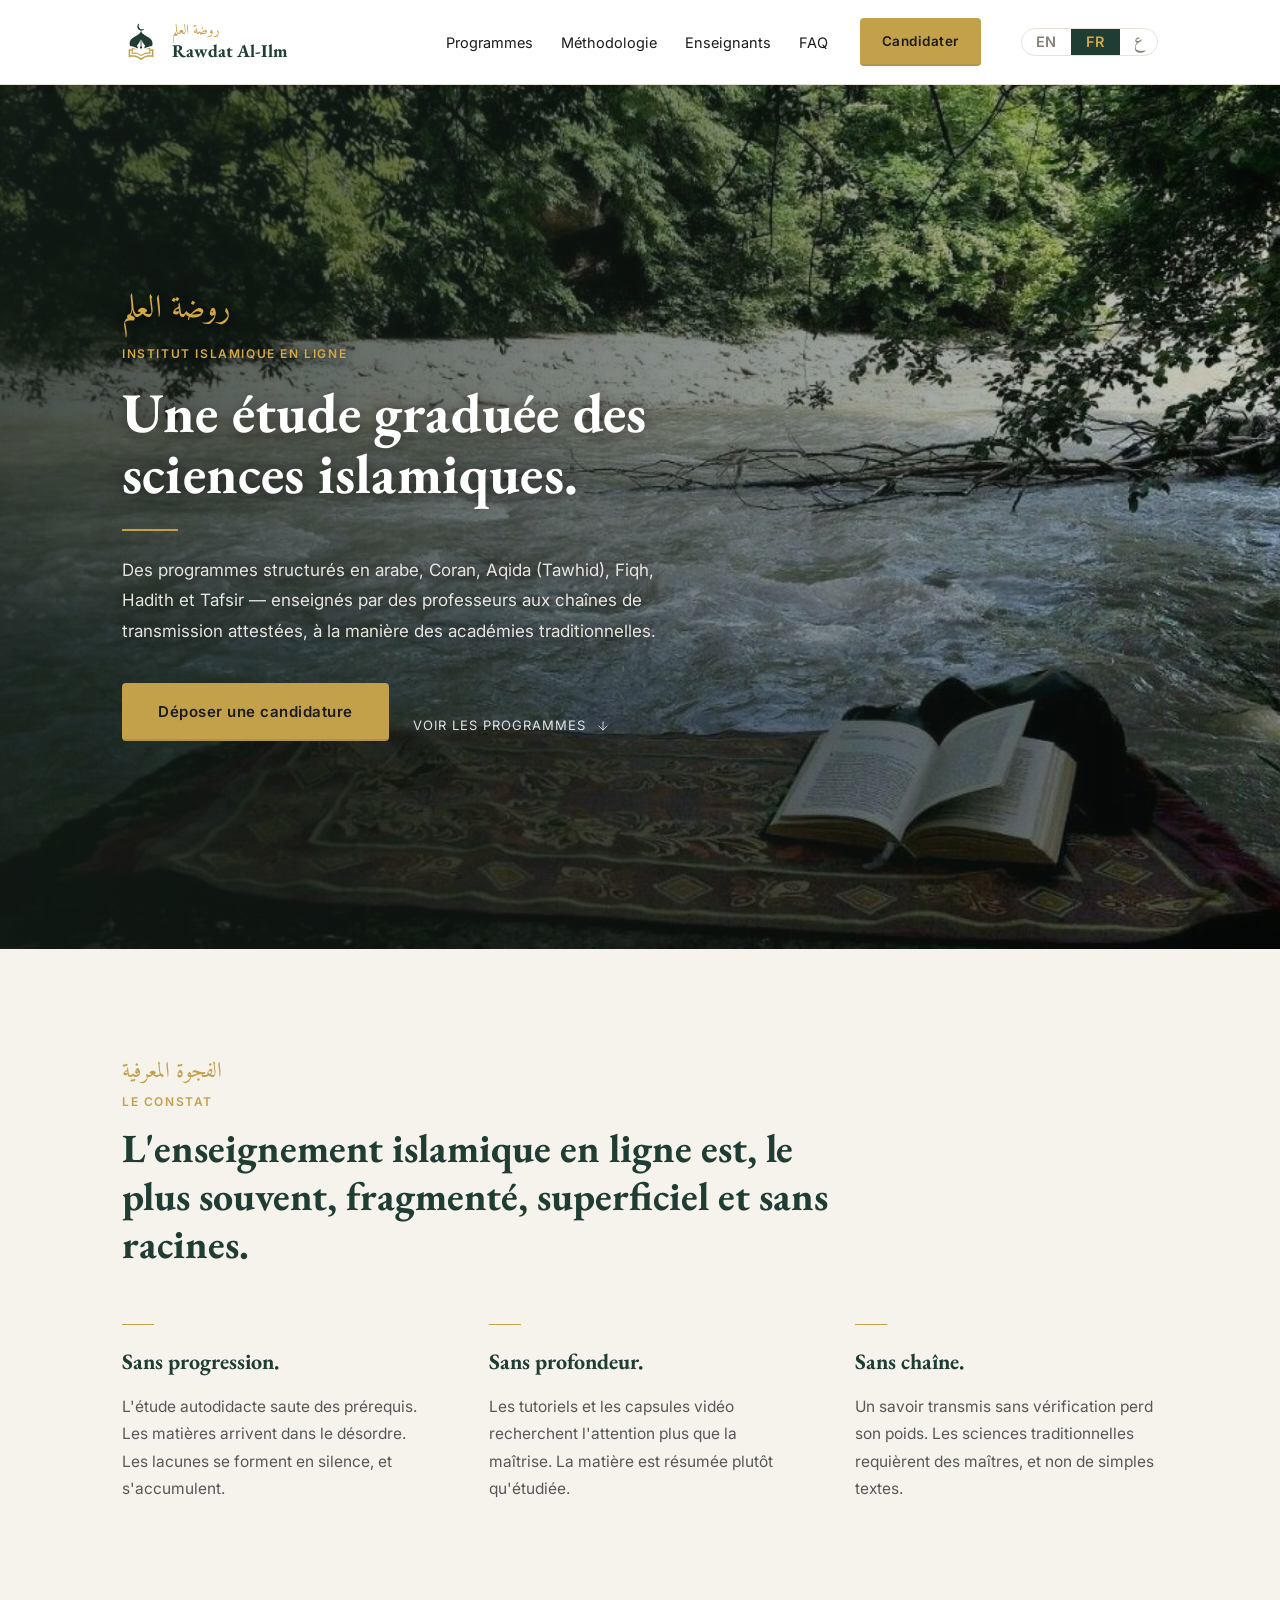
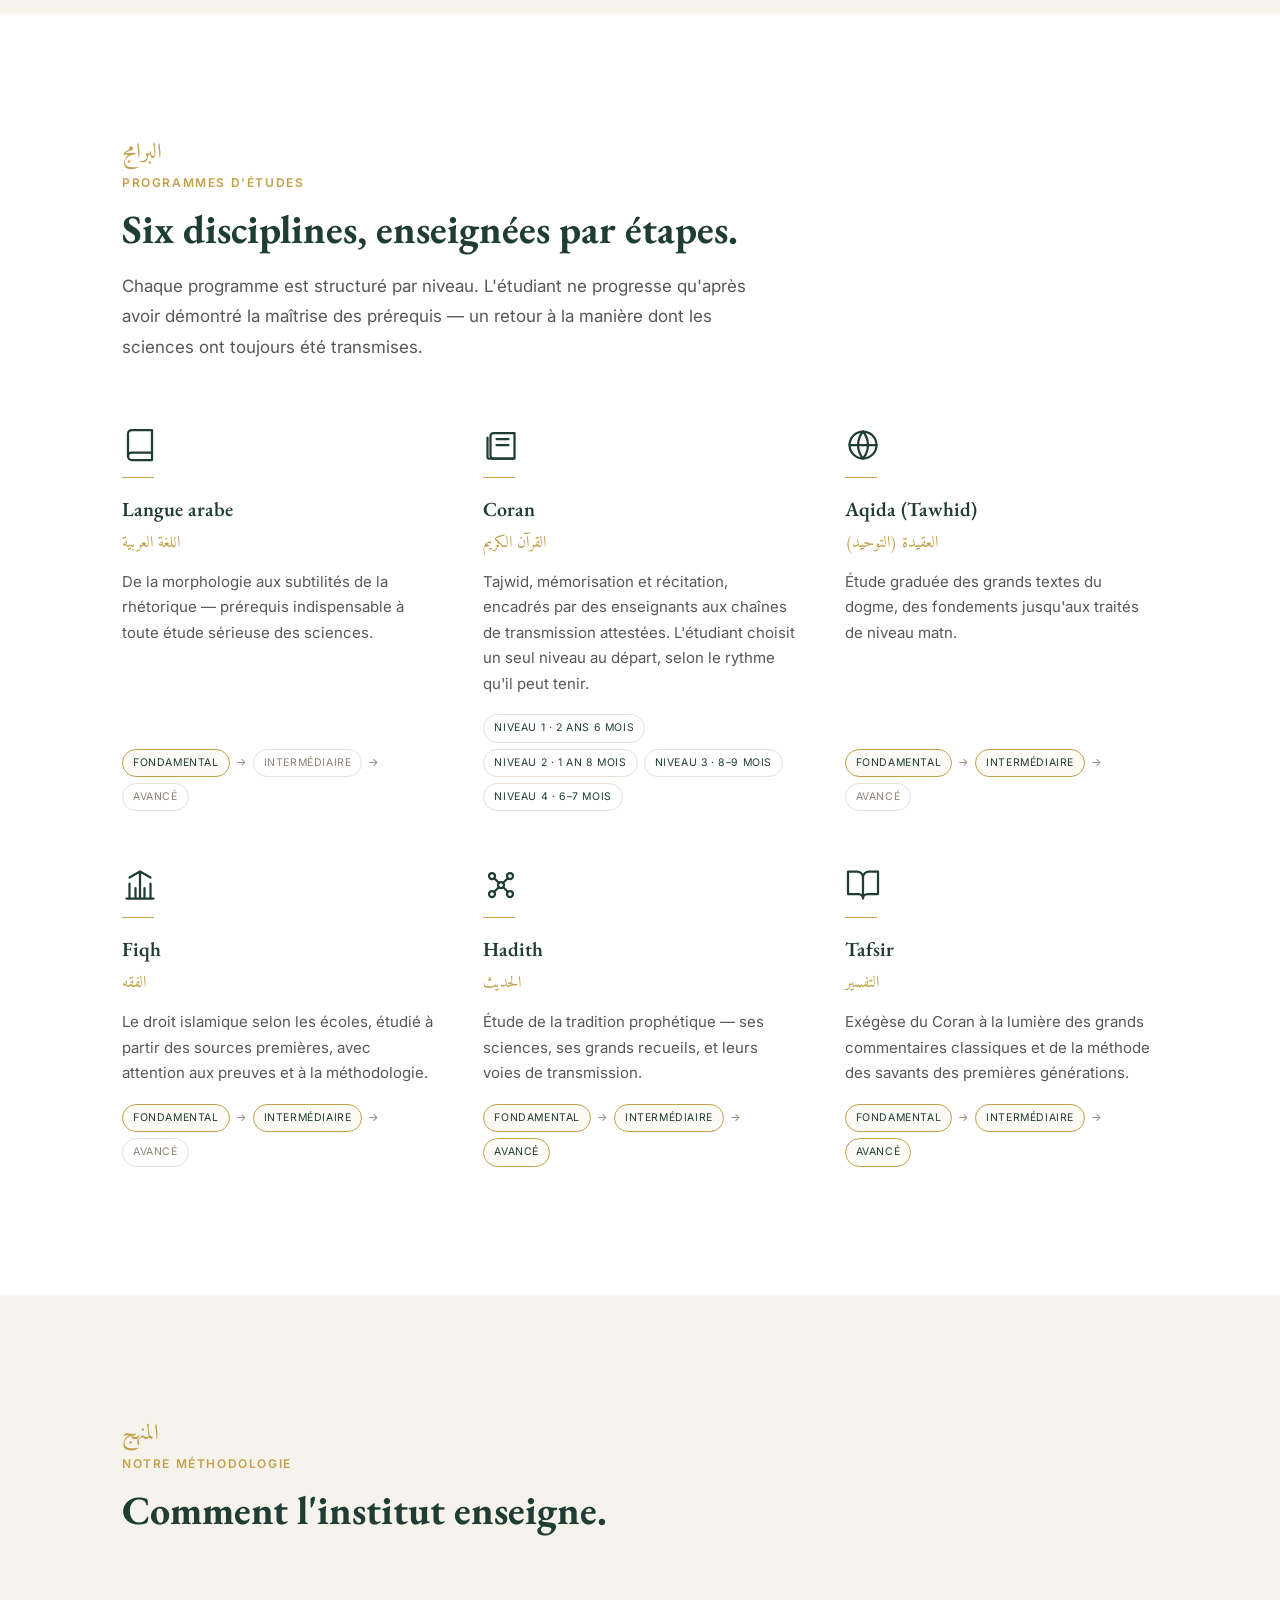
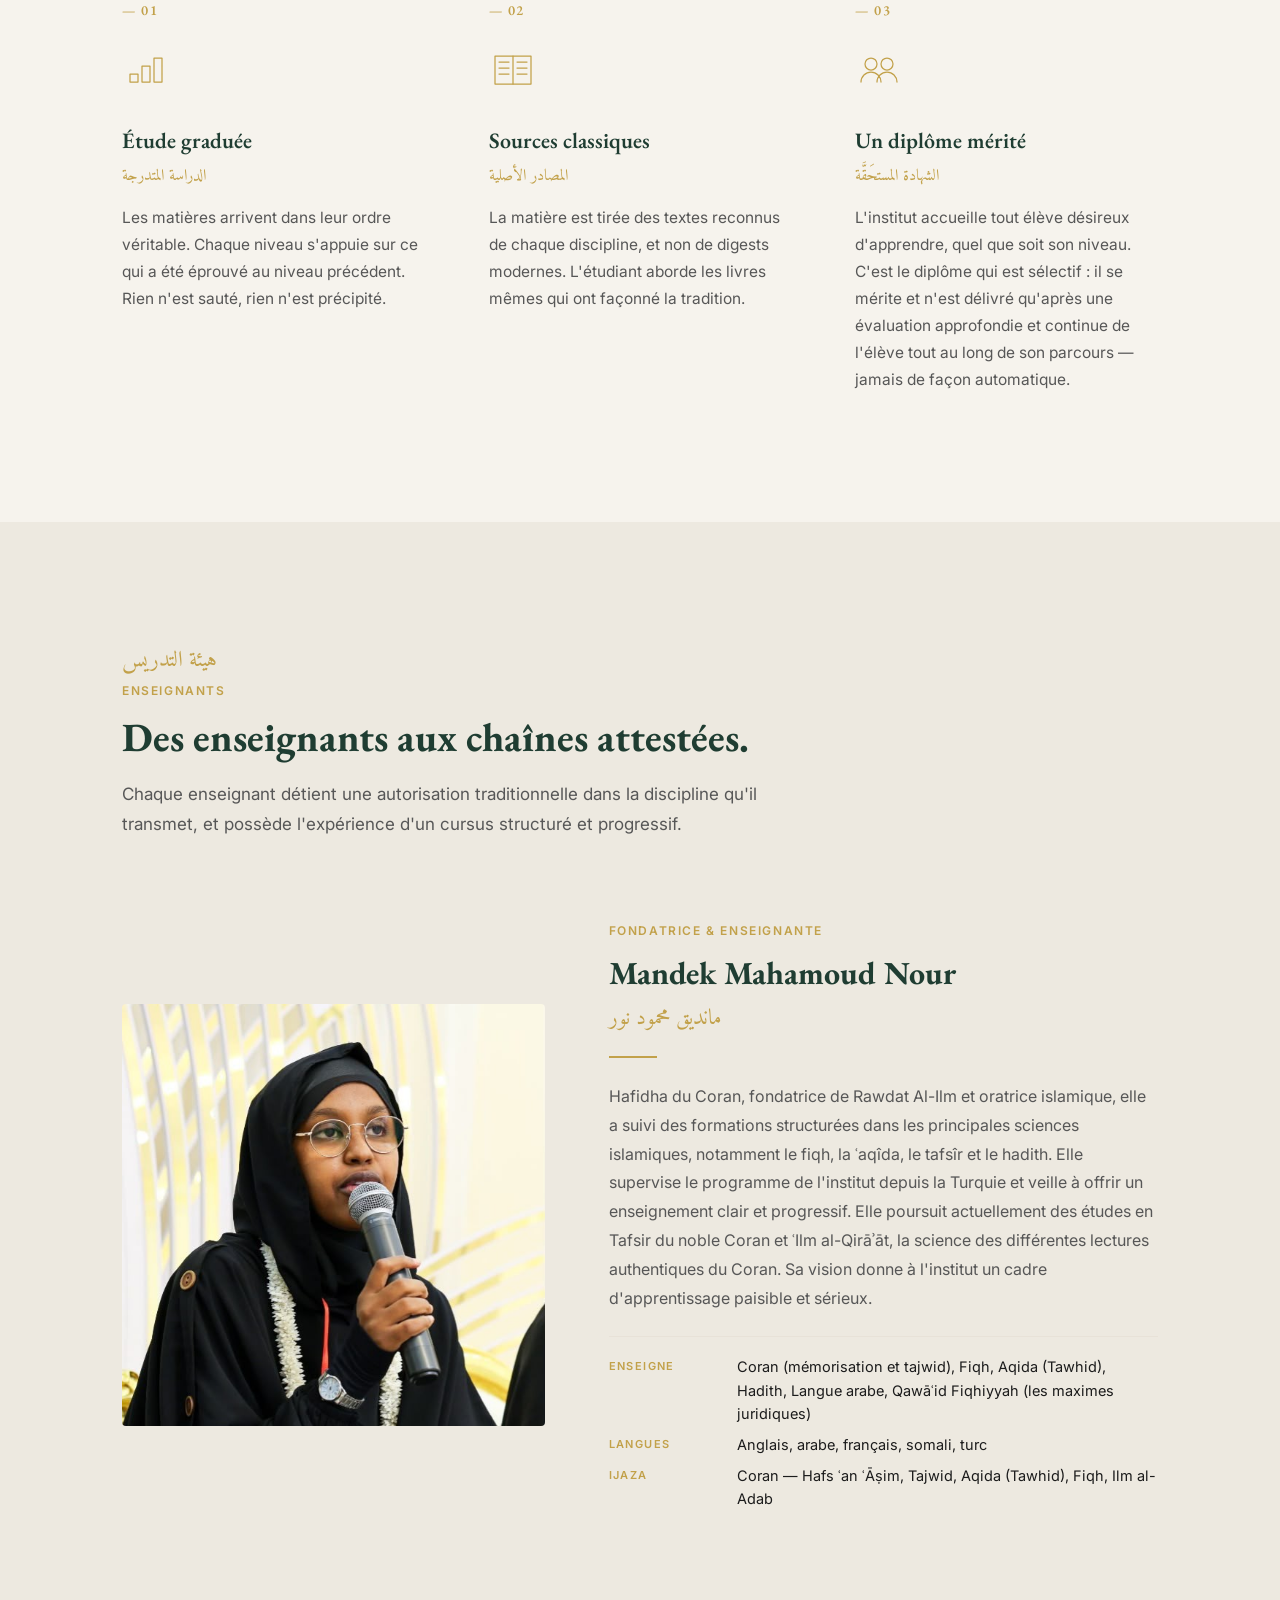
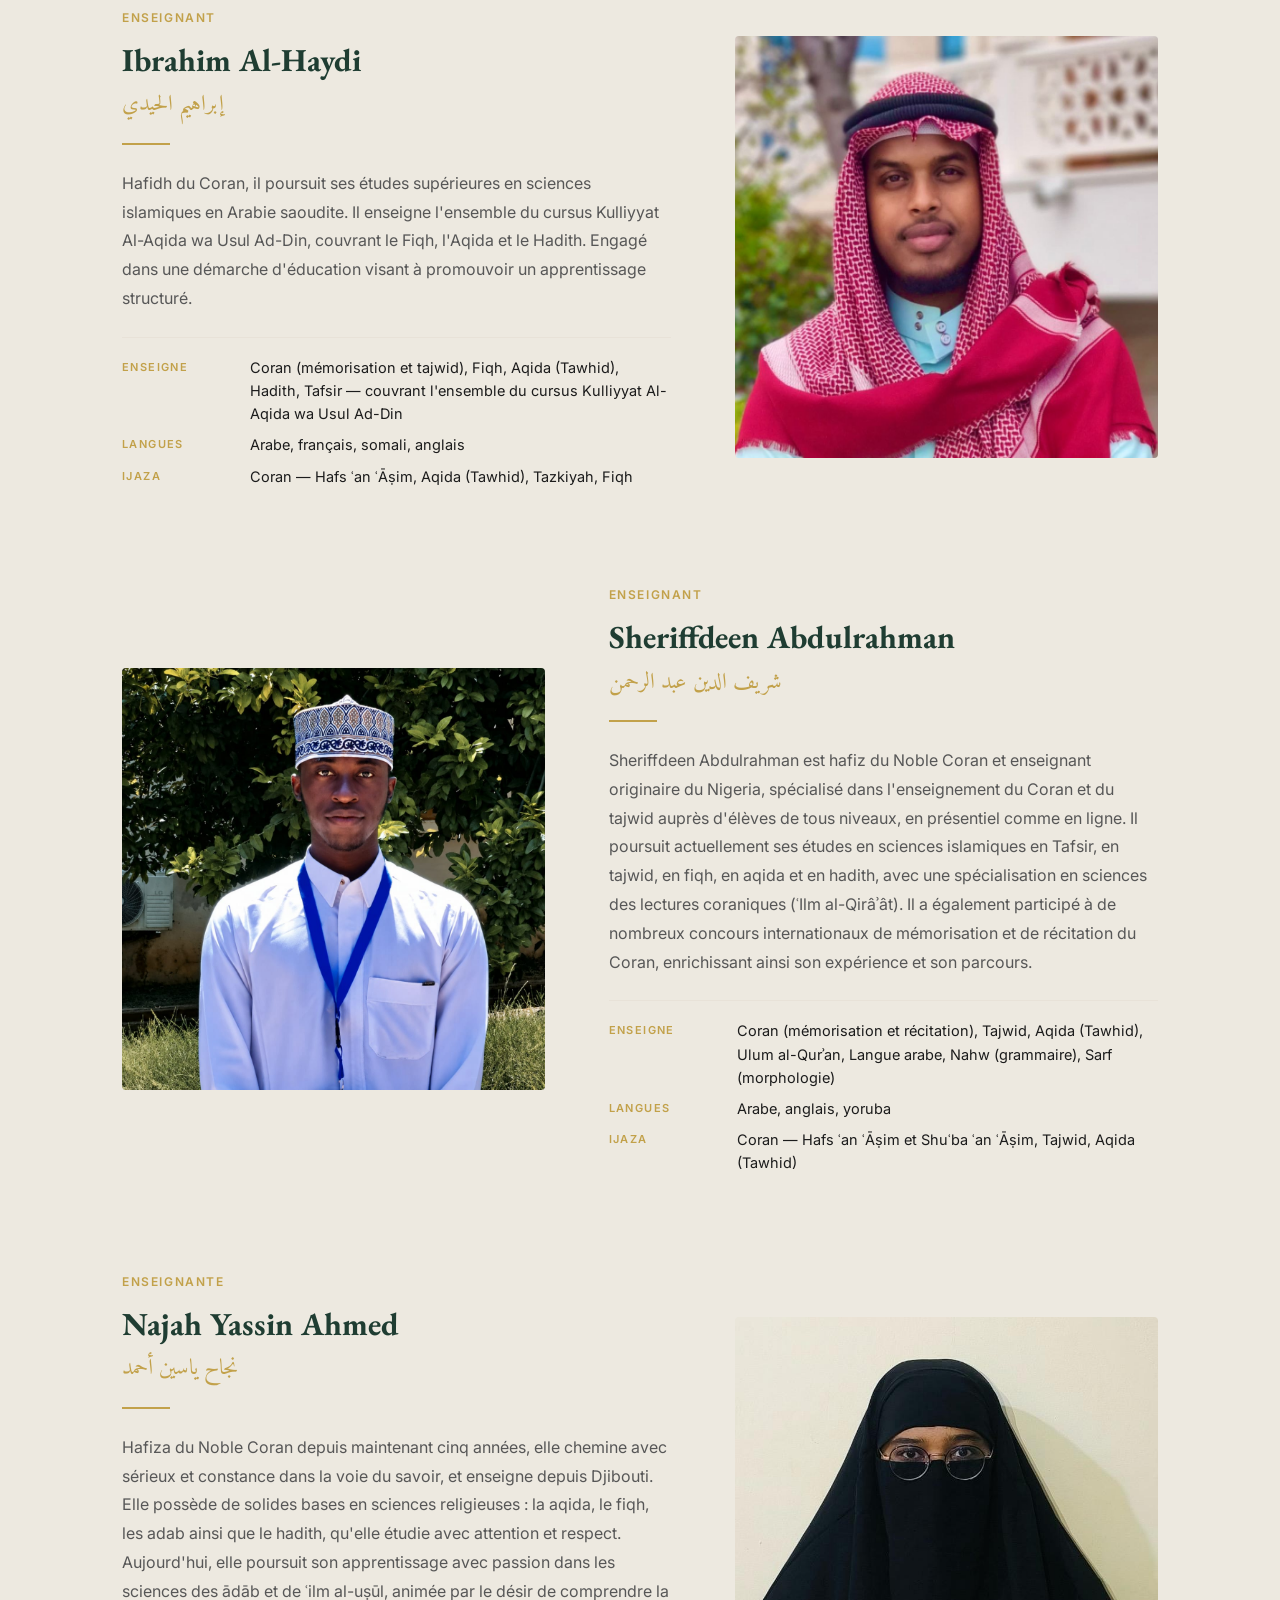
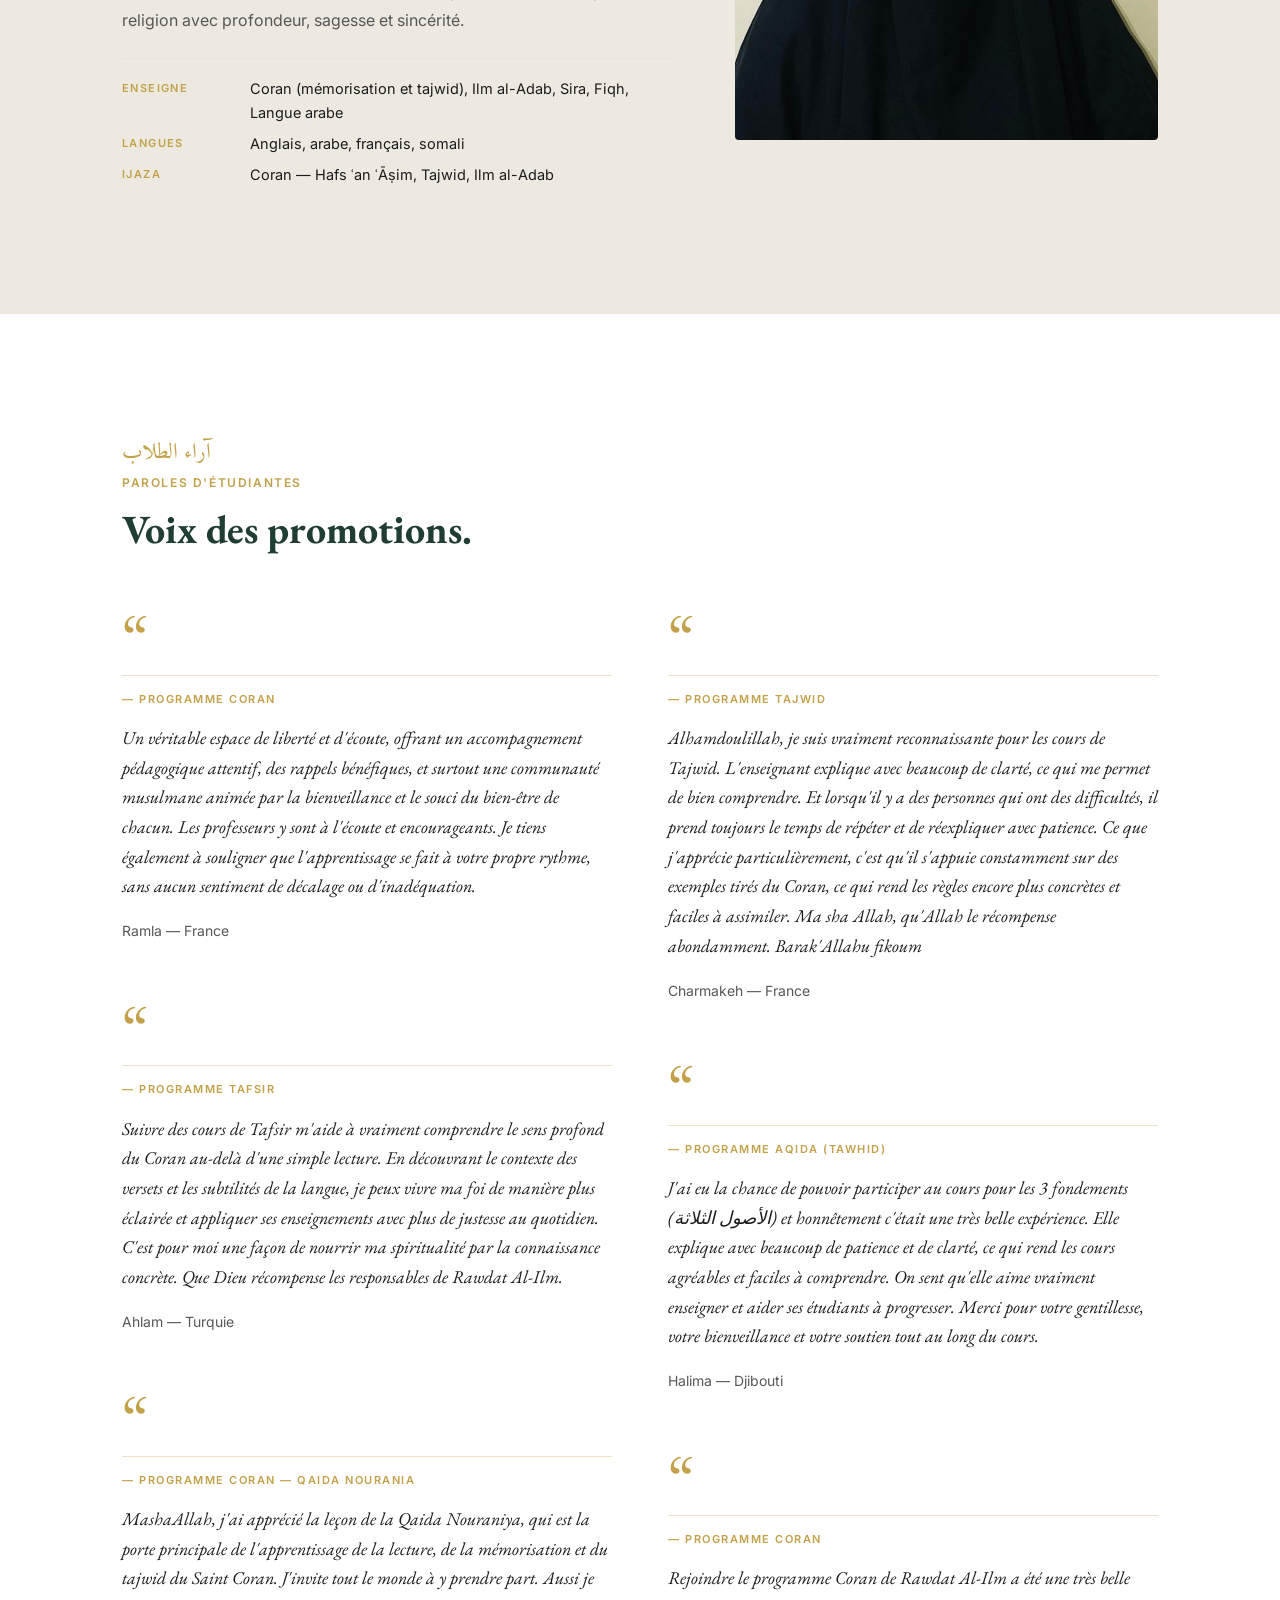
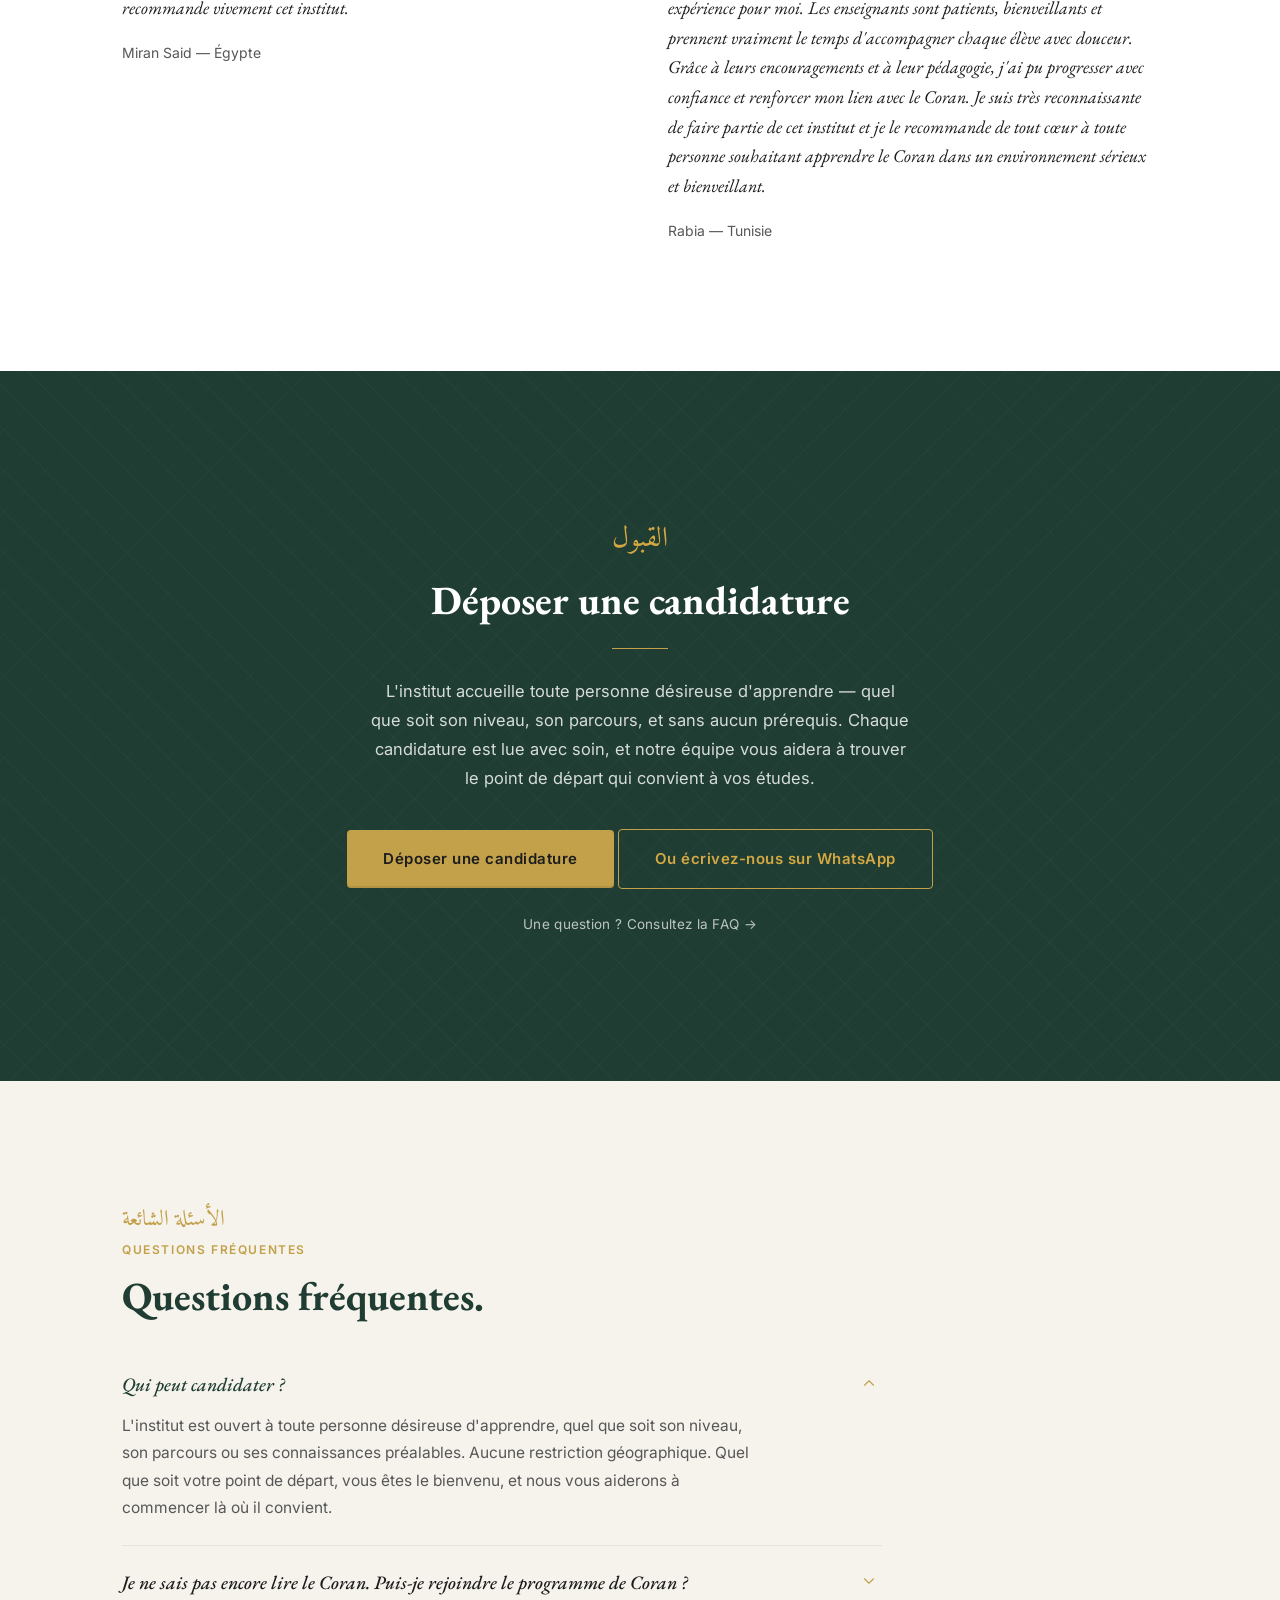
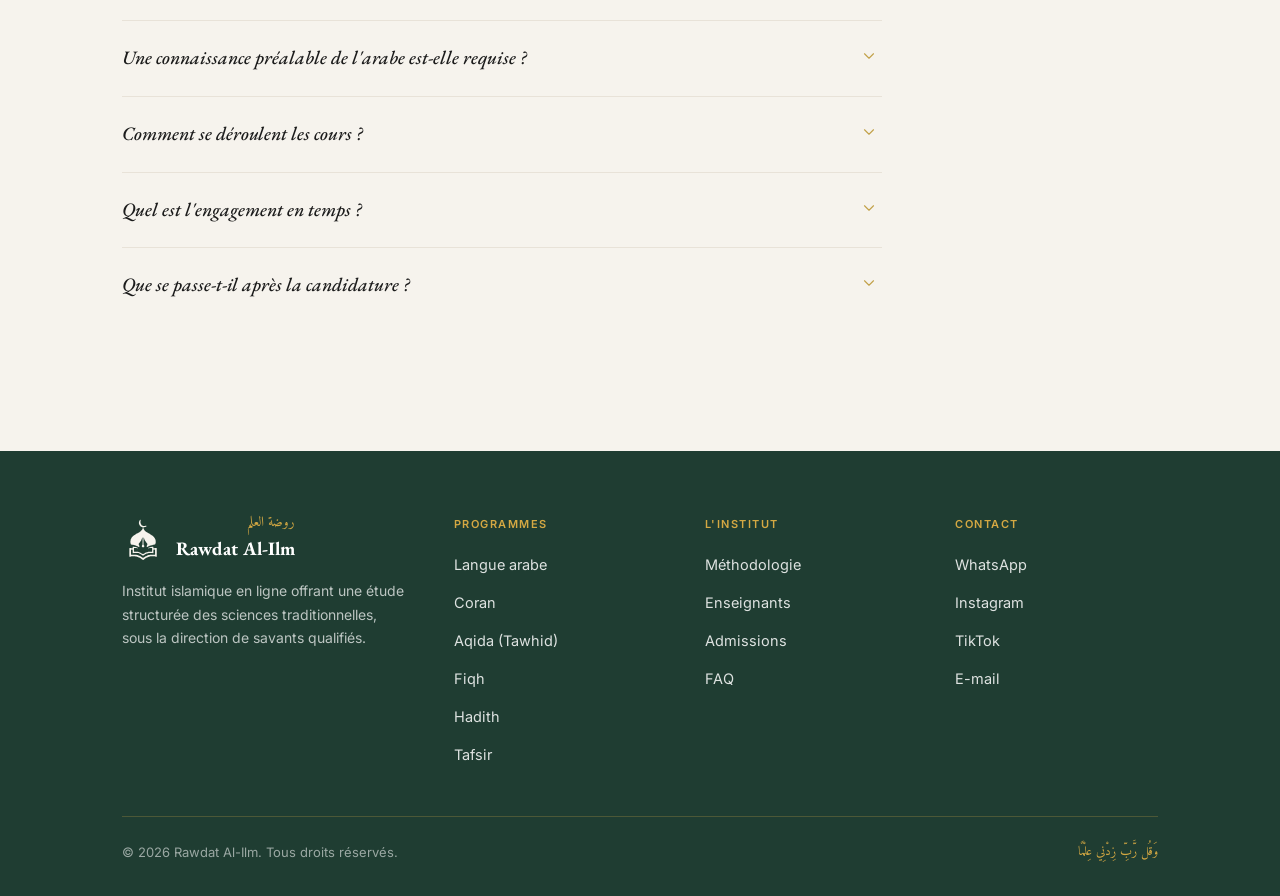
<file: index-fr.html>
<!doctype html>
<html lang="fr">
<head>
<meta charset="utf-8">
<meta name="viewport" content="width=device-width, initial-scale=1">
<title>Rawdat Al-Ilm — Institut islamique en ligne</title>
<meta name="description" content="Étude structurée en ligne du Coran, du Tajwid, de l'Aqida, du Fiqh, du Hadith et du Tafsir, avec des enseignants qualifiés. Ouvert à tous les niveaux.">
<link rel="canonical" href="https://rawdatalilm.com/fr">
<link rel="alternate" hreflang="en" href="https://rawdatalilm.com/">
<link rel="alternate" hreflang="fr" href="https://rawdatalilm.com/fr">
<link rel="alternate" hreflang="ar" href="https://rawdatalilm.com/ar">
<link rel="alternate" hreflang="x-default" href="https://rawdatalilm.com/">
<meta property="og:type" content="website">
<meta property="og:site_name" content="Rawdat Al-Ilm">
<meta property="og:locale" content="fr_FR">
<meta property="og:url" content="https://rawdatalilm.com/fr">
<meta property="og:title" content="Rawdat Al-Ilm — Institut islamique en ligne">
<meta property="og:description" content="Étude structurée en ligne du Coran, du Tajwid, de l'Aqida, du Fiqh, du Hadith et du Tafsir, avec des enseignants qualifiés. Ouvert à tous les niveaux.">
<meta property="og:image" content="https://rawdatalilm.com/assets/og-image.jpg">
<meta property="og:image:width" content="1200">
<meta property="og:image:height" content="630">
<meta property="og:image:alt" content="Rawdat Al-Ilm, institut islamique en ligne">
<meta name="twitter:card" content="summary_large_image">
<meta name="theme-color" content="#1F3D32">
<link rel="icon" href="favicon.svg" type="image/svg+xml">
<link rel="icon" href="favicon-32.png" sizes="32x32" type="image/png">
<link rel="icon" href="favicon-16.png" sizes="16x16" type="image/png">
<link rel="apple-touch-icon" href="apple-touch-icon.png">
<link rel="stylesheet" href="style.css">
</head>
<body>

<header class="kit-header">
  <div class="container">
    <a href="/fr" class="kit-logo">
      <img src="assets/logo-mark.svg" alt="Rawdat Al-Ilm">
      <span class="lockup">
        <span class="ar">روضة العلم</span>
        <span class="en">Rawdat Al-Ilm</span>
      </span>
    </a>
    <nav class="kit-nav">
      <ul>
        <li><a href="#programs">Programmes</a></li>
        <li><a href="#methodology">Méthodologie</a></li>
        <li><a href="#instructors">Enseignants</a></li>
        <li><a href="#faq">FAQ</a></li>
      </ul>
      <a href="#apply" class="btn-primary">Candidater</a>
      <span class="lang-switch" role="group" aria-label="Langue">
        <a href="/">EN</a>
        <a href="/fr" class="active">FR</a>
        <a href="/ar" class="lang-ar">ع</a>
      </span>
      <button class="nav-toggle" aria-expanded="false" aria-controls="mobile-nav" aria-label="Menu">
        <span class="bar"></span><span class="bar"></span><span class="bar"></span>
      </button>
    </nav>
  </div>
  <nav class="mobile-nav" id="mobile-nav" hidden>
    <a href="#programs">Programmes</a>
    <a href="#methodology">Méthodologie</a>
    <a href="#instructors">Enseignants</a>
    <a href="#faq">FAQ</a>
    <div class="mobile-lang">
      <a href="/">EN</a>
      <a href="/fr" class="active">FR</a>
      <a href="/ar" class="lang-ar">ع</a>
    </div>
  </nav>
</header>

<main>

<section class="hero">
  <div class="container">
    <div class="content">
      <div class="ar-display">روضة العلم</div>
      <div class="eyebrow">Institut islamique en ligne</div>
      <h1>Une étude graduée des sciences islamiques.</h1>
      <p class="lead">Des programmes structurés en arabe, Coran, Aqida (Tawhid), Fiqh, Hadith et Tafsir — enseignés par des professeurs aux chaînes de transmission attestées, à la manière des académies traditionnelles.</p>
      <div class="actions">
        <a href="#apply" class="btn-primary">Déposer une candidature</a>
        <a href="#programs" class="scroll-down">Voir les programmes
          <svg width="14" height="14" viewBox="0 0 24 24" fill="none" stroke="currentColor" stroke-width="1.5" stroke-linecap="round" stroke-linejoin="round"><path d="M12 5v14M5 12l7 7 7-7"/></svg>
        </a>
      </div>
    </div>
  </div>
</section>

<section id="gap" class="gap-section">
  <div class="container">
    <div class="bilingual"><span class="ar">الفجوة المعرفية</span></div>
    <div class="eyebrow">Le constat</div>
    <h2 style="max-width:720px;">L'enseignement islamique en ligne est, le plus souvent, fragmenté, superficiel et sans racines.</h2>
    <div class="gap-grid">
      <div class="gap-item"><div class="rule"></div><div class="lead-line">Sans progression.</div><p>L'étude autodidacte saute des prérequis. Les matières arrivent dans le désordre. Les lacunes se forment en silence, et s'accumulent.</p></div>
      <div class="gap-item"><div class="rule"></div><div class="lead-line">Sans profondeur.</div><p>Les tutoriels et les capsules vidéo recherchent l'attention plus que la maîtrise. La matière est résumée plutôt qu'étudiée.</p></div>
      <div class="gap-item"><div class="rule"></div><div class="lead-line">Sans chaîne.</div><p>Un savoir transmis sans vérification perd son poids. Les sciences traditionnelles requièrent des maîtres, et non de simples textes.</p></div>
    </div>
  </div>
</section>

<section id="programs" class="programs-section">
  <div class="container">
    <div class="bilingual"><span class="ar">البرامج</span></div>
    <div class="eyebrow">Programmes d'études</div>
    <h2 style="max-width:720px;">Six disciplines, enseignées par étapes.</h2>
    <p class="lead" style="max-width:640px;margin-top:18px;">Chaque programme est structuré par niveau. L'étudiant ne progresse qu'après avoir démontré la maîtrise des prérequis — un retour à la manière dont les sciences ont toujours été transmises.</p>
    <div class="programs-grid">
      <div class="program">
        <svg viewBox="0 0 24 24" fill="none" stroke="#1F3D32" stroke-width="1.5" stroke-linecap="round" stroke-linejoin="round"><path d="M4 19.5v-15A2.5 2.5 0 0 1 6.5 2H20v20H6.5a2.5 2.5 0 0 1 0-5H20"/></svg>
        <div class="icon-rule"></div>
        <h3>Langue arabe</h3>
        <div class="ar-name">اللغة العربية</div>
        <p>De la morphologie aux subtilités de la rhétorique — prérequis indispensable à toute étude sérieuse des sciences.</p>
        <div class="level-stepper"><span class="level-pill active">Fondamental</span><span class="level-arrow">→</span><span class="level-pill">Intermédiaire</span><span class="level-arrow">→</span><span class="level-pill">Avancé</span></div>
      </div>
      <div class="program">
        <svg viewBox="0 0 24 24" fill="none" stroke="#1F3D32" stroke-width="1.5" stroke-linecap="round" stroke-linejoin="round"><path d="M3 7v13a1 1 0 0 0 1 1h16"/><path d="M21 4H7a2 2 0 0 0-2 2v13a2 2 0 0 0 2 2h14V4z"/><path d="M9 8h8M9 12h8"/></svg>
        <div class="icon-rule"></div>
        <h3>Coran</h3>
        <div class="ar-name">القرآن الكريم</div>
        <p>Tajwid, mémorisation et récitation, encadrés par des enseignants aux chaînes de transmission attestées. L'étudiant choisit un seul niveau au départ, selon le rythme qu'il peut tenir.</p>
        <div class="level-stepper choices"><span class="level-pill">Niveau 1 · 2 ans 6 mois</span><span class="level-pill">Niveau 2 · 1 an 8 mois</span><span class="level-pill">Niveau 3 · 8–9 mois</span><span class="level-pill">Niveau 4 · 6–7 mois</span></div>
      </div>
      <div class="program">
        <svg viewBox="0 0 24 24" fill="none" stroke="#1F3D32" stroke-width="1.5" stroke-linecap="round" stroke-linejoin="round"><circle cx="12" cy="12" r="9"/><path d="M3 12h18M12 3a14 14 0 0 1 0 18M12 3a14 14 0 0 0 0 18"/></svg>
        <div class="icon-rule"></div>
        <h3>Aqida (Tawhid)</h3>
        <div class="ar-name">العقيدة (التوحيد)</div>
        <p>Étude graduée des grands textes du dogme, des fondements jusqu'aux traités de niveau matn.</p>
        <div class="level-stepper"><span class="level-pill active">Fondamental</span><span class="level-arrow">→</span><span class="level-pill active">Intermédiaire</span><span class="level-arrow">→</span><span class="level-pill">Avancé</span></div>
      </div>
      <div class="program">
        <svg viewBox="0 0 24 24" fill="none" stroke="#1F3D32" stroke-width="1.5" stroke-linecap="round" stroke-linejoin="round"><path d="M12 3v18M5 7l7-4 7 4M3 21h18M5 21V11M19 21V11M9 21v-7M15 21v-7"/></svg>
        <div class="icon-rule"></div>
        <h3>Fiqh</h3>
        <div class="ar-name">الفقه</div>
        <p>Le droit islamique selon les écoles, étudié à partir des sources premières, avec attention aux preuves et à la méthodologie.</p>
        <div class="level-stepper"><span class="level-pill active">Fondamental</span><span class="level-arrow">→</span><span class="level-pill active">Intermédiaire</span><span class="level-arrow">→</span><span class="level-pill">Avancé</span></div>
      </div>
      <div class="program">
        <svg viewBox="0 0 24 24" fill="none" stroke="#1F3D32" stroke-width="1.5" stroke-linecap="round" stroke-linejoin="round"><circle cx="6" cy="6" r="2"/><circle cx="18" cy="6" r="2"/><circle cx="6" cy="18" r="2"/><circle cx="18" cy="18" r="2"/><circle cx="12" cy="12" r="2"/><path d="M7.5 7.5L10.5 10.5M16.5 7.5L13.5 10.5M7.5 16.5L10.5 13.5M16.5 16.5L13.5 13.5"/></svg>
        <div class="icon-rule"></div>
        <h3>Hadith</h3>
        <div class="ar-name">الحديث</div>
        <p>Étude de la tradition prophétique — ses sciences, ses grands recueils, et leurs voies de transmission.</p>
        <div class="level-stepper"><span class="level-pill active">Fondamental</span><span class="level-arrow">→</span><span class="level-pill active">Intermédiaire</span><span class="level-arrow">→</span><span class="level-pill active">Avancé</span></div>
      </div>
      <div class="program">
        <svg viewBox="0 0 24 24" fill="none" stroke="#1F3D32" stroke-width="1.5" stroke-linecap="round" stroke-linejoin="round"><path d="M2 3h6a4 4 0 0 1 4 4v14a3 3 0 0 0-3-3H2zM22 3h-6a4 4 0 0 0-4 4v14a3 3 0 0 1 3-3h7z"/></svg>
        <div class="icon-rule"></div>
        <h3>Tafsir</h3>
        <div class="ar-name">التفسير</div>
        <p>Exégèse du Coran à la lumière des grands commentaires classiques et de la méthode des savants des premières générations.</p>
        <div class="level-stepper"><span class="level-pill active">Fondamental</span><span class="level-arrow">→</span><span class="level-pill active">Intermédiaire</span><span class="level-arrow">→</span><span class="level-pill active">Avancé</span></div>
      </div>
    </div>
  </div>
</section>

<section id="methodology" class="methodology">
  <div class="container">
    <div class="bilingual"><span class="ar">المنهج</span></div>
    <div class="eyebrow">Notre méthodologie</div>
    <h2 style="max-width:760px;">Comment l'institut enseigne.</h2>
    <div class="method-grid">
      <div class="method-item">
        <div class="method-num">— 01</div>
        <div class="method-emblem"><svg viewBox="0 0 48 48" fill="none" stroke="#C2A14A" stroke-width="1.25" stroke-linecap="round" stroke-linejoin="round"><path d="M8 36h8v-8H8zM20 36h8V20h-8zM32 36h8V12h-8z"/></svg></div>
        <h3>Étude graduée</h3>
        <div class="ar">الدراسة المتدرجة</div>
        <p>Les matières arrivent dans leur ordre véritable. Chaque niveau s'appuie sur ce qui a été éprouvé au niveau précédent. Rien n'est sauté, rien n'est précipité.</p>
      </div>
      <div class="method-item">
        <div class="method-num">— 02</div>
        <div class="method-emblem"><svg viewBox="0 0 48 48" fill="none" stroke="#C2A14A" stroke-width="1.25" stroke-linecap="round" stroke-linejoin="round"><path d="M6 10h36v28H6z"/><path d="M24 10v28M10 16h10M10 22h10M28 16h10M28 22h10M10 28h10M28 28h10"/></svg></div>
        <h3>Sources classiques</h3>
        <div class="ar">المصادر الأصلية</div>
        <p>La matière est tirée des textes reconnus de chaque discipline, et non de digests modernes. L'étudiant aborde les livres mêmes qui ont façonné la tradition.</p>
      </div>
      <div class="method-item">
        <div class="method-num">— 03</div>
        <div class="method-emblem"><svg viewBox="0 0 48 48" fill="none" stroke="#C2A14A" stroke-width="1.25" stroke-linecap="round" stroke-linejoin="round"><circle cx="16" cy="18" r="6"/><circle cx="32" cy="18" r="6"/><path d="M6 36c0-5.5 4.5-10 10-10s10 4.5 10 10M22 36c0-5.5 4.5-10 10-10s10 4.5 10 10"/></svg></div>
        <h3>Un diplôme mérité</h3>
        <div class="ar">الشهادة المستحَقَّة</div>
        <p>L'institut accueille tout élève désireux d'apprendre, quel que soit son niveau. C'est le diplôme qui est sélectif : il se mérite et n'est délivré qu'après une évaluation approfondie et continue de l'élève tout au long de son parcours — jamais de façon automatique.</p>
      </div>
    </div>
  </div>
</section>

<section id="instructors" class="instructors-section">
  <div class="container">
    <div class="bilingual"><span class="ar">هيئة التدريس</span></div>
    <div class="eyebrow">Enseignants</div>
    <h2 style="max-width:760px;">Des enseignants aux chaînes attestées.</h2>
    <p class="lead" style="max-width:640px;margin-top:18px;">Chaque enseignant détient une autorisation traditionnelle dans la discipline qu'il transmet, et possède l'expérience d'un cursus structuré et progressif.</p>

    <div class="instructor-row">
      <div class="portrait"><img src="assets/Mandek_Mahamoud_Nour.jpg" alt="Mandek Mahamoud Nour"></div>
      <div class="bio">
        <div class="eyebrow">Fondatrice &amp; enseignante</div>
        <h3>Mandek Mahamoud Nour</h3>
        <div class="ar-name">مانديق محمود نور</div>
        <div class="gold-rule"></div>
        <p>Hafidha du Coran, fondatrice de Rawdat Al-Ilm et oratrice islamique, elle a suivi des formations structurées dans les principales sciences islamiques, notamment le fiqh, la ʿaqîda, le tafsîr et le hadith. Elle supervise le programme de l'institut depuis la Turquie et veille à offrir un enseignement clair et progressif. Elle poursuit actuellement des études en Tafsir du noble Coran et ʿIlm al-Qirāʾāt, la science des différentes lectures authentiques du Coran. Sa vision donne à l'institut un cadre d'apprentissage paisible et sérieux.</p>
        <dl class="meta">
          <dt>Enseigne</dt><dd>Coran (mémorisation et tajwid), Fiqh, Aqida (Tawhid), Hadith, Langue arabe, Qawāʿid Fiqhiyyah (les maximes juridiques)</dd>
          <dt>Langues</dt><dd>Anglais, arabe, français, somali, turc</dd>
          <dt>Ijaza</dt><dd>Coran — Hafs ʿan ʿĀṣim, Tajwid, Aqida (Tawhid), Fiqh, Ilm al-Adab</dd>
        </dl>
      </div>
    </div>

    <div class="instructor-row reverse">
      <div class="portrait"><img src="assets/Ibrahim_Al-Haydi.jpg" alt="Ibrahim Al-Haydi"></div>
      <div class="bio">
        <div class="eyebrow">Enseignant</div>
        <h3>Ibrahim Al-Haydi</h3>
        <div class="ar-name">إبراهيم الحيدي</div>
        <div class="gold-rule"></div>
        <p>Hafidh du Coran, il poursuit ses études supérieures en sciences islamiques en Arabie saoudite. Il enseigne l'ensemble du cursus Kulliyyat Al-Aqida wa Usul Ad-Din, couvrant le Fiqh, l'Aqida et le Hadith. Engagé dans une démarche d'éducation visant à promouvoir un apprentissage structuré.</p>
        <dl class="meta">
          <dt>Enseigne</dt><dd>Coran (mémorisation et tajwid), Fiqh, Aqida (Tawhid), Hadith, Tafsir — couvrant l'ensemble du cursus Kulliyyat Al-Aqida wa Usul Ad-Din</dd>
          <dt>Langues</dt><dd>Arabe, français, somali, anglais</dd>
          <dt>Ijaza</dt><dd>Coran — Hafs ʿan ʿĀṣim, Aqida (Tawhid), Tazkiyah, Fiqh</dd>
        </dl>
      </div>
    </div>

    <div class="instructor-row">
      <div class="portrait"><img src="assets/sheriffdeen.jpg" alt="Sheriffdeen Abdulrahman"></div>
      <div class="bio">
        <div class="eyebrow">Enseignant</div>
        <h3>Sheriffdeen Abdulrahman</h3>
        <div class="ar-name">شريف الدين عبد الرحمن</div>
        <div class="gold-rule"></div>
        <p>Sheriffdeen Abdulrahman est hafiz du Noble Coran et enseignant originaire du Nigeria, spécialisé dans l'enseignement du Coran et du tajwid auprès d'élèves de tous niveaux, en présentiel comme en ligne. Il poursuit actuellement ses études en sciences islamiques en Tafsir, en tajwid, en fiqh, en aqida et en hadith, avec une spécialisation en sciences des lectures coraniques (ʿIlm al-Qirâʾât). Il a également participé à de nombreux concours internationaux de mémorisation et de récitation du Coran, enrichissant ainsi son expérience et son parcours.</p>
        <dl class="meta">
          <dt>Enseigne</dt><dd>Coran (mémorisation et récitation), Tajwid, Aqida (Tawhid), Ulum al-Qurʾan, Langue arabe, Nahw (grammaire), Sarf (morphologie)</dd>
          <dt>Langues</dt><dd>Arabe, anglais, yoruba</dd>
          <dt>Ijaza</dt><dd>Coran — Hafs ʿan ʿĀṣim et Shuʿba ʿan ʿĀṣim, Tajwid, Aqida (Tawhid)</dd>
        </dl>
      </div>
    </div>

    <div class="instructor-row reverse">
      <div class="portrait"><img src="assets/Najah_Yassin_Ahmed.jpg" alt="Najah Yassin Ahmed"></div>
      <div class="bio">
        <div class="eyebrow">Enseignante</div>
        <h3>Najah Yassin Ahmed</h3>
        <div class="ar-name">نجاح ياسين أحمد</div>
        <div class="gold-rule"></div>
        <p>Hafiza du Noble Coran depuis maintenant cinq années, elle chemine avec sérieux et constance dans la voie du savoir, et enseigne depuis Djibouti. Elle possède de solides bases en sciences religieuses : la aqida, le fiqh, les adab ainsi que le hadith, qu'elle étudie avec attention et respect. Aujourd'hui, elle poursuit son apprentissage avec passion dans les sciences des ādāb et de ʿilm al-uṣūl, animée par le désir de comprendre la religion avec profondeur, sagesse et sincérité.</p>
        <dl class="meta">
          <dt>Enseigne</dt><dd>Coran (mémorisation et tajwid), Ilm al-Adab, Sira, Fiqh, Langue arabe</dd>
          <dt>Langues</dt><dd>Anglais, arabe, français, somali</dd>
          <dt>Ijaza</dt><dd>Coran — Hafs ʿan ʿĀṣim, Tajwid, Ilm al-Adab</dd>
        </dl>
      </div>
    </div>
  </div>
</section>

<section id="testimonials" class="testimonials-section">
  <div class="container">
    <div class="bilingual"><span class="ar">آراء الطلاب</span></div>
    <div class="eyebrow">Paroles d'étudiantes</div>
    <h2 style="max-width:720px;">Voix des promotions.</h2>
    <div class="testimonials-grid">
      <div class="col">
        <div class="tm">
          <div class="qmark">“</div>
          <div class="program-tag">— Programme Coran</div>
          <p>Un véritable espace de liberté et d'écoute, offrant un accompagnement pédagogique attentif, des rappels bénéfiques, et surtout une communauté musulmane animée par la bienveillance et le souci du bien-être de chacun. Les professeurs y sont à l'écoute et encourageants. Je tiens également à souligner que l'apprentissage se fait à votre propre rythme, sans aucun sentiment de décalage ou d'inadéquation.</p>
          <cite>Ramla — France</cite>
        </div>
        <div class="tm">
          <div class="qmark">“</div>
          <div class="program-tag">— Programme Tafsir</div>
          <p>Suivre des cours de Tafsir m'aide à vraiment comprendre le sens profond du Coran au-delà d'une simple lecture. En découvrant le contexte des versets et les subtilités de la langue, je peux vivre ma foi de manière plus éclairée et appliquer ses enseignements avec plus de justesse au quotidien. C'est pour moi une façon de nourrir ma spiritualité par la connaissance concrète. Que Dieu récompense les responsables de Rawdat Al-Ilm.</p>
          <cite>Ahlam — Turquie</cite>
        </div>
        <div class="tm">
          <div class="qmark">“</div>
          <div class="program-tag">— Programme Coran — Qaida Nourania</div>
          <p>MashaAllah, j'ai apprécié la leçon de la Qaida Nouraniya, qui est la porte principale de l'apprentissage de la lecture, de la mémorisation et du tajwid du Saint Coran. J'invite tout le monde à y prendre part. Aussi je recommande vivement cet institut.</p>
          <cite>Miran Said — Égypte</cite>
        </div>
      </div>
      <div class="col">
        <div class="tm">
          <div class="qmark">“</div>
          <div class="program-tag">— Programme Tajwid</div>
          <p>Alhamdoulillah, je suis vraiment reconnaissante pour les cours de Tajwid. L'enseignant explique avec beaucoup de clarté, ce qui me permet de bien comprendre. Et lorsqu'il y a des personnes qui ont des difficultés, il prend toujours le temps de répéter et de réexpliquer avec patience. Ce que j'apprécie particulièrement, c'est qu'il s'appuie constamment sur des exemples tirés du Coran, ce qui rend les règles encore plus concrètes et faciles à assimiler. Ma sha Allah, qu'Allah le récompense abondamment. Barak'Allahu fikoum</p>
          <cite>Charmakeh — France</cite>
        </div>
        <div class="tm">
          <div class="qmark">“</div>
          <div class="program-tag">— Programme Aqida (Tawhid)</div>
          <p>J'ai eu la chance de pouvoir participer au cours pour les 3 fondements (الأصول الثلاثة) et honnêtement c'était une très belle expérience. Elle explique avec beaucoup de patience et de clarté, ce qui rend les cours agréables et faciles à comprendre. On sent qu'elle aime vraiment enseigner et aider ses étudiants à progresser. Merci pour votre gentillesse, votre bienveillance et votre soutien tout au long du cours.</p>
          <cite>Halima — Djibouti</cite>
        </div>
        <div class="tm">
          <div class="qmark">“</div>
          <div class="program-tag">— Programme Coran</div>
          <p>Rejoindre le programme Coran de Rawdat Al-Ilm a été une très belle expérience pour moi. Les enseignants sont patients, bienveillants et prennent vraiment le temps d'accompagner chaque élève avec douceur. Grâce à leurs encouragements et à leur pédagogie, j'ai pu progresser avec confiance et renforcer mon lien avec le Coran. Je suis très reconnaissante de faire partie de cet institut et je le recommande de tout cœur à toute personne souhaitant apprendre le Coran dans un environnement sérieux et bienveillant.</p>
          <cite>Rabia — Tunisie</cite>
        </div>
      </div>
    </div>
  </div>
</section>

<section id="apply" class="apply">
  <div class="container">
    <div class="ar-h2">القبول</div>
    <h2 style="color:#fff;">Déposer une candidature</h2>
    <p>L'institut accueille toute personne désireuse d'apprendre — quel que soit son niveau, son parcours, et sans aucun prérequis. Chaque candidature est lue avec soin, et notre équipe vous aidera à trouver le point de départ qui convient à vos études.</p>
    <a href="https://docs.google.com/forms/d/e/1FAIpQLSfEuN9ubSNtg6MYz9wVqn5zwuy3B4KFe7cQlCUcAP1WHRNmPg/viewform?usp=publish-editor" target="_blank" rel="noopener noreferrer" class="btn-primary">Déposer une candidature</a>
    <a href="https://wa.me/905530285109" target="_blank" rel="noopener noreferrer" class="btn-ghost">Ou écrivez-nous sur WhatsApp</a>
    <a href="#faq" class="ask">Une question ? Consultez la FAQ →</a>
  </div>
</section>

<section id="faq" class="faq-section">
  <div class="container">
    <div class="bilingual"><span class="ar">الأسئلة الشائعة</span></div>
    <div class="eyebrow">Questions fréquentes</div>
    <h2>Questions fréquentes.</h2>
    <div class="faq-list">
      <div class="faq-item open" data-faq>
        <div class="faq-q">Qui peut candidater ?</div>
        <svg class="faq-chevron" width="18" height="18" viewBox="0 0 24 24" fill="none" stroke="currentColor" stroke-width="1.5" stroke-linecap="round" stroke-linejoin="round"><path d="M6 9l6 6 6-6"/></svg>
        <div class="faq-a">L'institut est ouvert à toute personne désireuse d'apprendre, quel que soit son niveau, son parcours ou ses connaissances préalables. Aucune restriction géographique. Quel que soit votre point de départ, vous êtes le bienvenu, et nous vous aiderons à commencer là où il convient.</div>
      </div>
      <div class="faq-item" data-faq>
        <div class="faq-q">Je ne sais pas encore lire le Coran. Puis-je rejoindre le programme de Coran ?</div>
        <svg class="faq-chevron" width="18" height="18" viewBox="0 0 24 24" fill="none" stroke="currentColor" stroke-width="1.5" stroke-linecap="round" stroke-linejoin="round"><path d="M6 9l6 6 6-6"/></svg>
        <div class="faq-a">Oui. Un programme de 2 à 3 mois d'enseignement de la Qaida Nourania sera mis en place afin d'apprendre à lire l'écriture arabe. Vous pourrez ensuite rejoindre le programme de Coran.</div>
      </div>
      <div class="faq-item" data-faq>
        <div class="faq-q">Une connaissance préalable de l'arabe est-elle requise ?</div>
        <svg class="faq-chevron" width="18" height="18" viewBox="0 0 24 24" fill="none" stroke="currentColor" stroke-width="1.5" stroke-linecap="round" stroke-linejoin="round"><path d="M6 9l6 6 6-6"/></svg>
        <div class="faq-a">Pas pour le programme de langue arabe, qui débute au niveau fondamental. Pour les programmes de Fiqh, Hadith ou autres dépendant de la compréhension de l'arabe, une connaissance fonctionnelle est attendue, ou bien une inscription préalable au programme de langue.</div>
      </div>
      <div class="faq-item" data-faq>
        <div class="faq-q">Comment se déroulent les cours ?</div>
        <svg class="faq-chevron" width="18" height="18" viewBox="0 0 24 24" fill="none" stroke="currentColor" stroke-width="1.5" stroke-linecap="round" stroke-linejoin="round"><path d="M6 9l6 6 6-6"/></svg>
        <div class="faq-a">Les cours ont lieu en ligne, en sessions programmées en direct, avec des lectures et des évaluations entre les séances. Les enregistrements sont fournis pour la révision, mais la présence aux séances en direct est attendue.</div>
      </div>
      <div class="faq-item" data-faq>
        <div class="faq-q">Quel est l'engagement en temps ?</div>
        <svg class="faq-chevron" width="18" height="18" viewBox="0 0 24 24" fill="none" stroke="currentColor" stroke-width="1.5" stroke-linecap="round" stroke-linejoin="round"><path d="M6 9l6 6 6-6"/></svg>
        <div class="faq-a">Comptez au minimum cinq à sept heures par semaine et par cours, en incluant la séance, les lectures et la révision. Il s'agit d'une étude structurée, non d'une consommation passive.</div>
      </div>
      <div class="faq-item" data-faq>
        <div class="faq-q">Que se passe-t-il après la candidature ?</div>
        <svg class="faq-chevron" width="18" height="18" viewBox="0 0 24 24" fill="none" stroke="currentColor" stroke-width="1.5" stroke-linecap="round" stroke-linejoin="round"><path d="M6 9l6 6 6-6"/></svg>
        <div class="faq-a">Les dossiers complets sont examinés par l'équipe des admissions. Les candidats sont contactés sous deux à trois semaines pour confirmer leur place et les aider à choisir le niveau auquel commencer.</div>
      </div>
    </div>
  </div>
</section>

</main>

<footer class="kit-footer">
  <div class="container">
    <div class="grid">
      <div class="brand">
        <div class="lockup">
          <img src="assets/logo-mark-light.svg" alt="">
          <div>
            <div style="font-family:var(--font-arabic);color:var(--gold-soft);font-size:14px;direction:rtl;line-height:1.2;">روضة العلم</div>
            <div style="font-family:var(--font-serif);font-weight:700;font-size:19px;color:#fff;">Rawdat Al-Ilm</div>
          </div>
        </div>
        <p>Institut islamique en ligne offrant une étude structurée des sciences traditionnelles, sous la direction de savants qualifiés.</p>
      </div>
      <div>
        <h4>Programmes</h4>
        <ul>
          <li><a href="#programs">Langue arabe</a></li>
          <li><a href="#programs">Coran</a></li>
          <li><a href="#programs">Aqida (Tawhid)</a></li>
          <li><a href="#programs">Fiqh</a></li>
          <li><a href="#programs">Hadith</a></li>
          <li><a href="#programs">Tafsir</a></li>
        </ul>
      </div>
      <div>
        <h4>L'institut</h4>
        <ul>
          <li><a href="#methodology">Méthodologie</a></li>
          <li><a href="#instructors">Enseignants</a></li>
          <li><a href="#apply">Admissions</a></li>
          <li><a href="#faq">FAQ</a></li>
        </ul>
      </div>
      <div>
        <h4>Contact</h4>
        <ul>
          <li><a href="https://wa.me/905530285109" target="_blank" rel="noopener noreferrer">WhatsApp</a></li>
          <li><a href="https://www.instagram.com/umu_taymiyyah" target="_blank" rel="noopener noreferrer">Instagram</a></li>
          <li><a href="https://www.tiktok.com/@umu_taymiyyah" target="_blank" rel="noopener noreferrer">TikTok</a></li>
          <li><a href="mailto:info@rawdatalilm.com">E-mail</a></li>
        </ul>
      </div>
    </div>
    <div class="copyright">
      <span>© 2026 Rawdat Al-Ilm. Tous droits réservés.</span>
      <span style="font-family:var(--font-arabic);color:var(--gold-soft);">وَقُل رَّبِّ زِدْنِي عِلْمًا</span>
    </div>
  </div>
</footer>

<script src="main.js"></script>
</body>
</html>
</file>
<file: style.css>
/* =========================================================
   Rawdat Al-Ilm — Live Site Stylesheet
   v2 redesign + bilingual support (EN page)
   Imports foundation tokens from colors_and_type.css.
   ========================================================= */

@import url("colors_and_type.css");

* { box-sizing: border-box; }
body { margin: 0; background: var(--bg-warm); color: var(--text); font-family: var(--font-sans); line-height: 1.75; -webkit-text-size-adjust: 100%; text-size-adjust: 100%; }
img { display: block; max-width: 100%; }
ul, dl { list-style: none; margin: 0; padding: 0; }
a { color: inherit; }

.container { max-width: 1100px; margin: 0 auto; padding-inline: 32px; }
.container-narrow { max-width: 860px; margin: 0 auto; padding-inline: 32px; }
section { padding-block: 112px; }

h1, h2, h3 { font-family: var(--font-serif); color: var(--green); margin: 0; }
h1 { font-size: clamp(2.25rem, 5.2vw, 3.5rem); font-weight: 700; line-height: 1.1; letter-spacing: 0.2px; }
h2 { font-size: clamp(1.75rem, 3.4vw, 2.5rem); font-weight: 700; line-height: 1.2; }
h3 { font-size: 1.25rem; font-weight: 600; line-height: 1.35; }

.eyebrow { color: var(--gold); font-size: 12px; font-weight: 600; letter-spacing: 1.6px; text-transform: uppercase; margin-bottom: 12px; }
.lead { color: var(--muted); font-size: 17px; line-height: 1.8; }

.bilingual { display: flex; flex-direction: column; gap: 8px; margin-bottom: 8px; }
.bilingual .ar { font-family: var(--font-arabic); color: var(--gold); font-size: 22px; line-height: 1; direction: rtl; text-align: left; unicode-bidi: isolate; }

.btn-primary {
  display: inline-block; padding: 16px 36px;
  background: var(--gold); color: var(--text);
  font-weight: 600; font-size: 15px; letter-spacing: 0.5px;
  text-decoration: none; border-radius: 4px;
  box-shadow: inset 0 -2px 0 rgba(0,0,0,0.08);
  transition: background-color 0.15s ease;
  border: 0; cursor: pointer; font-family: inherit;
}
.btn-primary:hover { background: var(--gold-deep); }
.kit-nav .btn-primary { padding: 12px 22px; font-size: 13.5px; }
.btn-ghost {
  display: inline-block; padding: 16px 36px;
  background: transparent; color: var(--gold-soft);
  font-weight: 600; font-size: 15px; letter-spacing: 0.5px;
  text-decoration: none; border-radius: 4px;
  border: 1px solid var(--gold); cursor: pointer; font-family: inherit;
  transition: background-color 0.15s ease, color 0.15s ease;
}
.btn-ghost:hover { background: var(--gold); color: var(--green); }

.scroll-down { display: inline-flex; align-items: center; gap: 10px; color: rgba(255,255,255,0.85); font-size: 13px; letter-spacing: 1px; text-transform: uppercase; text-decoration: none; margin-top: 28px; }
.scroll-down svg { transition: transform 0.2s ease; }
.scroll-down:hover svg { transform: translateY(2px); }

/* HEADER */
.kit-header { position: sticky; top: 0; z-index: 50; background: rgba(255,255,255,0.96); border-bottom: 1px solid var(--divider); box-shadow: 0 2px 8px rgba(0,0,0,0.05); }
.kit-header .container { display: flex; align-items: center; justify-content: space-between; padding-block: 18px; gap: 32px; }
.kit-logo { display: inline-flex; align-items: center; gap: 12px; text-decoration: none; }
.kit-logo img { width: 38px; height: 38px; object-fit: contain; }
.kit-logo .lockup { display: flex; flex-direction: column; line-height: 1; white-space: nowrap; }
.kit-logo .lockup .ar { font-family: var(--font-arabic); color: var(--gold); font-size: 14px; direction: rtl; text-align: left; unicode-bidi: isolate; margin-bottom: 4px; }
.kit-logo .lockup .en { font-family: var(--font-serif); font-weight: 700; color: var(--green); font-size: 18px; }
.kit-nav { display: flex; align-items: center; gap: 32px; }
.kit-nav ul { display: flex; gap: 28px; }
.kit-nav a { color: var(--text); text-decoration: none; font-size: 14.5px; transition: color 0.15s; }
.kit-nav a:hover { color: var(--green); }

.lang-switch {
  display: inline-flex; align-items: center; gap: 0;
  border: 1px solid var(--divider); border-radius: 999px;
  overflow: hidden; font-size: 12px; font-weight: 600; letter-spacing: 0.4px;
  margin-inline-start: 8px;
}
.lang-switch a { padding: 6px 14px; text-decoration: none; color: var(--muted-soft); font-family: var(--font-sans); transition: background-color 0.15s, color 0.15s; display: inline-block; line-height: 1; }
.lang-switch a.active { background: var(--green); color: var(--gold-soft); }
.lang-switch a:not(.active):hover { color: var(--green); background: rgba(31,61,50,0.04); }
.lang-switch a + a { border-inline-start: 1px solid var(--divider); }
.lang-switch a.active + a, .lang-switch a + a.active { border-inline-start-color: var(--green); }
.lang-switch .lang-ar { font-family: var(--font-arabic); font-size: 16px; padding: 4px 14px 6px; }

.nav-toggle { display: none; width: 44px; height: 44px; padding: 0; background: none; border: 0; cursor: pointer; flex-direction: column; justify-content: center; align-items: center; gap: 5px; }
.nav-toggle .bar { display: block; width: 22px; height: 2px; background: var(--green); }
.mobile-nav { display: none; border-top: 1px solid var(--divider); background: rgba(255,255,255,0.98); }
.mobile-nav[hidden] { display: none; }
.mobile-nav a { display: block; padding: 14px 32px; text-decoration: none; color: var(--text); font-family: var(--font-serif); font-size: 17px; border-bottom: 1px solid var(--divider); }
.mobile-lang { display: flex; }
.mobile-lang a { flex: 1; text-align: center; font-family: var(--font-sans); font-size: 13px; font-weight: 600; letter-spacing: 0.4px; padding: 14px 0; }
.mobile-lang a.active { background: var(--green); color: var(--gold-soft); }

/* HERO */
.hero {
  position: relative; min-height: 720px;
  background-image:
    linear-gradient(to right, rgba(20,30,24,0.78) 0%, rgba(20,30,24,0.55) 45%, rgba(20,30,24,0.20) 100%),
    url('assets/hero-background.jpg');
  background-size: cover; background-position: center;
  display: flex; align-items: center;
}
.hero .container { width: 100%; }
.hero .content { max-width: 580px; padding-block: 96px; }
.hero .ar-display { font-family: var(--font-arabic); color: var(--gold-soft); font-size: 32px; line-height: 1; direction: rtl; text-align: left; unicode-bidi: isolate; margin-bottom: 18px; text-shadow: 0 1px 10px rgba(0,0,0,0.6); }
.hero .eyebrow { color: var(--gold-soft); text-shadow: 0 1px 10px rgba(0,0,0,0.85); margin-bottom: 18px; }
.hero h1 { color: #fff; text-shadow: 0 2px 16px rgba(0,0,0,0.5); margin-bottom: 12px; }
.hero h1::after { content: ''; display: block; width: 56px; height: 2px; background: var(--gold); margin-top: 24px; }
.hero .lead { color: rgba(246,243,237,0.92); margin: 24px 0 36px; max-width: 540px; text-shadow: 0 1px 8px rgba(0,0,0,0.5); }
.hero .actions { display: flex; align-items: center; gap: 24px; flex-wrap: wrap; }

/* GAP */
.gap-section { background: var(--bg-warm); padding-block: 112px; }
.gap-grid { display: grid; grid-template-columns: repeat(3, 1fr); gap: 64px; margin-top: 56px; }
.gap-item .rule { width: 32px; height: 1px; background: var(--gold); margin-bottom: 18px; }
.gap-item .lead-line { font-family: var(--font-serif); font-weight: 700; color: var(--green); font-size: 22px; margin-bottom: 12px; }
.gap-item p { color: var(--muted); margin: 0; font-size: 15.5px; line-height: 1.75; }

/* PROGRAMS */
.programs-section { background: var(--white); padding-block: 128px; }
.programs-grid { display: grid; grid-template-columns: repeat(3, 1fr); gap: 56px 48px; margin-top: 64px; }
.program { display: flex; flex-direction: column; }
.program svg { width: 36px; height: 36px; display: block; margin-bottom: 14px; }
.program .icon-rule { width: 32px; height: 1px; background: var(--gold); margin-bottom: 18px; }
.program h3 { color: var(--green); margin-bottom: 6px; font-size: 1.25rem; }
.program .ar-name { font-family: var(--font-arabic); color: var(--gold); font-size: 16px; direction: rtl; text-align: left; unicode-bidi: isolate; margin-bottom: 12px; }
.program p { color: var(--muted); margin: 0 0 18px; font-size: 15px; line-height: 1.7; }
.level-stepper { display: flex; align-items: center; gap: 6px; margin-top: auto; flex-wrap: wrap; }
.level-pill { font-size: 10.5px; letter-spacing: 0.6px; text-transform: uppercase; color: var(--muted-soft); padding: 4px 10px; border: 1px solid var(--divider); border-radius: 999px; }
.level-pill.active { color: var(--green); border-color: var(--gold); background: rgba(194,161,74,0.06); }
.level-arrow { color: var(--muted-soft); font-size: 11px; }
.level-stepper.choices { flex-wrap: wrap; gap: 6px; }
.level-stepper.choices .level-pill { color: var(--green); }

/* METHODOLOGY */
.methodology { background: var(--bg-warm); padding-block: 128px; }
.method-grid { display: grid; grid-template-columns: repeat(3, 1fr); gap: 64px; margin-top: 64px; }
.method-item { display: flex; flex-direction: column; align-items: flex-start; }
.method-num { font-family: var(--font-serif); font-weight: 600; font-size: 14px; color: var(--gold); letter-spacing: 1.5px; margin-bottom: 24px; }
.method-emblem { margin-bottom: 24px; }
.method-emblem svg { width: 48px; height: 48px; }
.method-item h3 { margin-bottom: 6px; font-size: 1.375rem; }
.method-item .ar { font-family: var(--font-arabic); color: var(--gold); font-size: 16px; direction: rtl; text-align: left; unicode-bidi: isolate; margin-bottom: 14px; }
.method-item p { color: var(--muted); margin: 0; font-size: 15.5px; line-height: 1.75; }

/* INSTRUCTORS */
.instructors-section { background: var(--bg-alt); padding-block: 128px; }
.instructor-row { display: grid; grid-template-columns: minmax(0, 1fr) minmax(0, 1.3fr); gap: 64px; align-items: center; margin-top: 80px; }
.instructor-row + .instructor-row { margin-top: 96px; }
.instructor-row.reverse { grid-template-columns: minmax(0, 1.3fr) minmax(0, 1fr); }
.instructor-row.reverse .portrait { order: 2; }
.instructor-row.reverse .bio { order: 1; }
.portrait img { width: 100%; aspect-ratio: 1; object-fit: cover; border-radius: 4px; }
.bio .eyebrow { margin-bottom: 14px; }
.bio h3 { font-family: var(--font-serif); font-weight: 700; color: var(--green); font-size: 2rem; line-height: 1.15; margin-bottom: 8px; }
.bio .ar-name { font-family: var(--font-arabic); color: var(--gold); font-size: 22px; direction: rtl; text-align: left; unicode-bidi: isolate; margin-bottom: 18px; }
.bio .gold-rule { width: 48px; height: 2px; background: var(--gold); margin-bottom: 24px; }
.bio p { color: var(--muted); font-size: 16px; line-height: 1.8; margin: 0 0 24px; }
.bio dl.meta { display: grid; grid-template-columns: 110px 1fr; gap: 8px 18px; padding-top: 18px; border-top: 1px solid var(--divider); }
.bio dl.meta dt { font-size: 11px; letter-spacing: 1.4px; text-transform: uppercase; color: var(--gold); font-weight: 600; padding-top: 2px; }
.bio dl.meta dd { color: var(--text); font-size: 14.5px; margin: 0; line-height: 1.6; }

/* TESTIMONIALS */
.testimonials-section { background: var(--white); padding-block: 128px; }
.testimonials-grid { display: grid; grid-template-columns: 1fr 1fr; gap: 56px; margin-top: 56px; align-items: start; }
.testimonials-grid .col { display: flex; flex-direction: column; gap: 56px; }
.tm .qmark { font-family: var(--font-serif); color: var(--gold); font-size: 64px; line-height: 0.9; margin-bottom: 8px; }
.tm .program-tag { font-size: 11px; letter-spacing: 1.5px; text-transform: uppercase; color: var(--gold); font-weight: 600; margin-bottom: 14px; padding-top: 14px; border-top: 1px solid rgba(194, 161, 74, 0.3); }
.tm p { font-family: var(--font-serif); font-style: italic; color: var(--text); font-size: 18px; line-height: 1.65; margin: 0 0 18px; }
.tm cite { display: block; color: var(--muted); font-size: 14px; font-style: normal; }

/* APPLY */
.apply {
  text-align: center; background: var(--green);
  background-image:
    repeating-linear-gradient(45deg, transparent, transparent 28px, rgba(255,255,255,0.018) 28px, rgba(255,255,255,0.018) 29px),
    repeating-linear-gradient(-45deg, transparent, transparent 28px, rgba(255,255,255,0.018) 28px, rgba(255,255,255,0.018) 29px);
  padding-block: 144px; color: #fff;
}
.apply .stepper { display: flex; align-items: center; justify-content: center; gap: 18px; margin-bottom: 36px; }
.apply .stepper .step { font-size: 11px; letter-spacing: 1.5px; text-transform: uppercase; color: var(--gold-soft); font-weight: 600; }
.apply .stepper .step .num { font-family: var(--font-serif); display: block; font-size: 16px; color: var(--gold); margin-bottom: 4px; letter-spacing: 0; font-weight: 600; }
.apply .stepper .dash { width: 32px; height: 1px; background: rgba(212,168,67,0.4); }
.apply .ar-h2 { font-family: var(--font-arabic); color: var(--gold-soft); font-size: 28px; direction: rtl; text-align: center; unicode-bidi: isolate; margin-bottom: 12px; }
.apply h2 { color: #fff; }
.apply h2::after { content: ''; display: block; width: 56px; height: 1px; background: var(--gold); margin: 24px auto 0; }
.apply p { color: rgba(255,255,255,0.82); max-width: 540px; margin: 28px auto 36px; font-size: 16.5px; line-height: 1.75; }
.apply .ask { display: block; margin-top: 24px; color: rgba(255,255,255,0.7); font-size: 13.5px; text-decoration: none; letter-spacing: 0.3px; }
.apply .ask:hover { color: var(--gold-soft); text-decoration: underline; }

/* FAQ */
.faq-section { background: var(--bg-warm); padding-block: 128px; }
.faq-list { max-width: 760px; margin-top: 48px; }
.faq-item { border-top: 1px solid var(--divider); padding: 24px 36px 24px 0; cursor: pointer; position: relative; }
.faq-item:first-child { border-top: none; padding-top: 4px; }
.faq-q { font-family: var(--font-serif); font-style: italic; font-weight: 500; font-size: 19px; color: var(--text); line-height: 1.4; transition: color 0.15s; }
.faq-item.open .faq-q { color: var(--green); }
.faq-chevron { position: absolute; right: 4px; top: 26px; color: var(--gold); transition: transform 0.2s ease; }
.faq-item:first-child .faq-chevron { top: 6px; }
.faq-item.open .faq-chevron { transform: rotate(180deg); }
.faq-a { display: none; color: var(--muted); margin-top: 14px; font-size: 15.5px; line-height: 1.75; max-width: 640px; }
.faq-item.open .faq-a { display: block; }

/* FOOTER */
.kit-footer { background: var(--green); color: #fff; padding-block: 64px 32px; }
.kit-footer .grid { display: grid; grid-template-columns: 1.4fr 1fr 1fr 1fr; gap: 48px; align-items: start; }
.kit-footer .brand { display: flex; flex-direction: column; gap: 14px; }
.kit-footer .brand .lockup { display: flex; align-items: center; gap: 12px; }
.kit-footer .brand .lockup img { width: 42px; height: 42px; object-fit: contain; }
.kit-footer .brand .lockup .name-en { font-family: var(--font-serif); font-weight: 700; font-size: 19px; color: #fff; }
.kit-footer .brand .lockup .name-ar { font-family: var(--font-arabic); color: var(--gold-soft); font-size: 14px; direction: rtl; line-height: 1.2; }
.kit-footer .brand p { color: rgba(255,255,255,0.7); font-size: 14px; line-height: 1.7; margin: 0; max-width: 320px; }
.kit-footer h4 { font-family: var(--font-sans); font-size: 11px; letter-spacing: 1.5px; text-transform: uppercase; color: var(--gold-soft); margin: 0 0 16px; font-weight: 600; }
.kit-footer ul { display: flex; flex-direction: column; gap: 10px; }
.kit-footer a { color: rgba(255,255,255,0.85); text-decoration: none; font-size: 14.5px; transition: color 0.15s; }
.kit-footer a:hover { color: var(--gold-soft); }
.kit-footer .copyright { margin-top: 48px; padding-top: 24px; border-top: 1px solid rgba(212,168,67,0.25); display: flex; justify-content: space-between; align-items: center; font-size: 13px; color: rgba(255,255,255,0.55); }

@media (max-width: 880px) {
  section { padding-block: 80px; }
  .gap-grid, .programs-grid, .method-grid, .testimonials-grid, .kit-footer .grid { grid-template-columns: 1fr; gap: 48px; }
  .instructor-row, .instructor-row.reverse { grid-template-columns: 1fr; gap: 32px; }
  .instructor-row.reverse .portrait { order: 0; } .instructor-row.reverse .bio { order: 0; }
  .hero .content { padding-block: 64px; }
  .kit-nav ul { display: none; }
  .bio dl.meta { grid-template-columns: 1fr; gap: 4px 0; }
  .bio dl.meta dt { padding-top: 12px; }
}

@media (max-width: 600px) {
  .container { padding-inline: 16px; }
  .kit-header .container { gap: 8px; padding-block: 12px; }
  .kit-logo { gap: 8px; }
  .kit-logo img { width: 30px; height: 30px; }
  .kit-logo .lockup .en { font-size: 14px; }
  .kit-logo .lockup .ar { font-size: 12px; margin-bottom: 2px; }
  .kit-nav { gap: 8px; }
  .kit-nav .btn-primary { padding: 12px 14px; font-size: 13px; }
  .lang-switch { display: none; }
  .nav-toggle { display: flex; }
  .mobile-nav { display: block; }
  .mobile-nav a { padding-inline: 16px; }
}
</file>
<file: style-ar.css>
/* Arabic-page overrides — RTL flip + Amiri body type
   Loaded after style.css on index-ar.html */

html { direction: rtl; }
body { font-family: var(--font-arabic); font-size: 17px; line-height: 1.95; }

h1, h2, h3, p, .lead, cite, dt, dd { text-align: right; }
.apply h2, .apply p { text-align: center; }

/* Arabic-aware eyebrow — no uppercase, no Latin letter-spacing */
.eyebrow { font-family: var(--font-arabic); font-size: 14px; letter-spacing: 0; text-transform: none; direction: rtl; text-align: right; font-weight: 700; }
.hero .eyebrow { font-size: 17px; text-shadow: 0 2px 16px rgba(0,0,0,0.85); }

.bilingual { direction: rtl; }
.bilingual .ar { direction: rtl; text-align: right; font-size: 28px; }

h1, h2, h3 { font-family: var(--font-arabic); font-weight: 700; line-height: 1.35; }
h1 { font-size: clamp(2rem, 4.6vw, 3.1rem); line-height: 1.3; }
h2 { font-size: clamp(1.6rem, 3.2vw, 2.3rem); line-height: 1.35; }

/* HEADER mirror */
.kit-header .container { flex-direction: row-reverse; }
.kit-nav { flex-direction: row-reverse; }
.kit-nav ul { flex-direction: row-reverse; }
.kit-logo { flex-direction: row-reverse; }
.kit-logo .lockup .ar, .kit-logo .lockup .en { text-align: right; }
.kit-logo .lockup .en { font-family: var(--font-arabic); }
.kit-nav .btn-primary { font-family: var(--font-arabic); font-size: 14px; }
.lbl-short { display: none; }

/* HERO mirror — gradient flipped, content right-anchored */
.hero {
  background-image:
    linear-gradient(to right, rgba(20,30,24,0.25) 0%, rgba(20,30,24,0.72) 50%, rgba(20,30,24,0.92) 100%),
    url('assets/hero-background.jpg') !important;
}
.hero .content { margin-left: auto; margin-right: 0; text-align: right; }
.hero h1 { text-shadow: 0 2px 18px rgba(0,0,0,0.7); }
.hero h1::after { margin-right: 0; margin-left: auto; }
.hero .lead { text-shadow: 0 2px 12px rgba(0,0,0,0.7); }
.hero .ar-display { text-align: right; }
.hero .actions { flex-direction: row-reverse; justify-content: flex-end; }
.scroll-down svg { transform: scaleX(-1); }

/* Section eyebrow sizing in Arabic */
.gap-section .eyebrow, .programs-section .eyebrow, .methodology .eyebrow,
.instructors-section .eyebrow, .testimonials-section .eyebrow, .faq-section .eyebrow { font-size: 16px; }

/* Arabic h3 needs more vertical room than Latin */
.method-item h3, .program h3, .gap-item .lead-line, .bio h3, .bio .ar-name { line-height: 1.5; margin-bottom: 14px; width: 100%; }
.method-item p, .program p, .gap-item p, .bio p { width: 100%; }
.method-item h3 { font-size: 1.5rem; margin-bottom: 16px; }

/* GAP/METHOD/PROGRAMS — items right-aligned */
.gap-item, .program, .method-item { text-align: right; align-items: flex-end; }
.gap-item .rule, .program .icon-rule, .program svg { margin-left: auto; margin-right: 0; }
.method-num { letter-spacing: 0; }
.level-stepper { flex-direction: row-reverse; }
.level-arrow { transform: scaleX(-1); }

/* INSTRUCTORS — flip alternation */
.instructor-row { grid-template-columns: minmax(0, 1.3fr) minmax(0, 1fr); }
.instructor-row .portrait { order: 2; }
.instructor-row .bio { order: 1; text-align: right; }
.instructor-row.reverse { grid-template-columns: minmax(0, 1fr) minmax(0, 1.3fr); }
.instructor-row.reverse .portrait { order: 1; }
.instructor-row.reverse .bio { order: 2; }
.bio .gold-rule { margin-right: 0; margin-left: auto; }

/* TESTIMONIALS — grid columns inherited from style.css (1fr 1fr) */
.tm .qmark { text-align: right; transform: scaleX(-1); display: inline-block; }
.tm p, .tm cite, .tm .program-tag { text-align: right; }

/* SECTION BODY — Arabic needs more breathing room than Latin */
.gap-item p, .method-item p, .program p, .bio p { font-size: 17px; line-height: 1.85; }

/* APPLY */
.apply .stepper { flex-direction: row-reverse; }
.apply .stepper .step { font-size: 15px; letter-spacing: 0; text-transform: none; color: #fff; }
.apply .stepper .step .num { font-size: 22px; }
.apply .ar-h2 { text-align: center; }
.apply p { text-align: center; }

/* FAQ — chevron on the left in RTL */
.faq-item { padding: 24px 0 24px 36px; }
.faq-chevron { right: auto; left: 4px; }
.faq-q, .faq-a { text-align: right; }

/* FOOTER */
.kit-footer .grid { direction: rtl; }
.kit-footer h4, .kit-footer p, .kit-footer ul { text-align: right; }
.kit-footer .brand .lockup { flex-direction: row-reverse; }
.kit-footer .copyright { flex-direction: row-reverse; }

@media (max-width: 880px) {
  .instructor-row, .instructor-row.reverse { grid-template-columns: 1fr; }
  .instructor-row .portrait, .instructor-row.reverse .portrait { order: 0; }
  .instructor-row .bio, .instructor-row.reverse .bio { order: 0; }
}

@media (max-width: 600px) {
  .lbl-full { display: none; }
  .lbl-short { display: inline; }
  .mobile-nav a { text-align: right; }
  .mobile-lang { flex-direction: row-reverse; }
}
</file>
